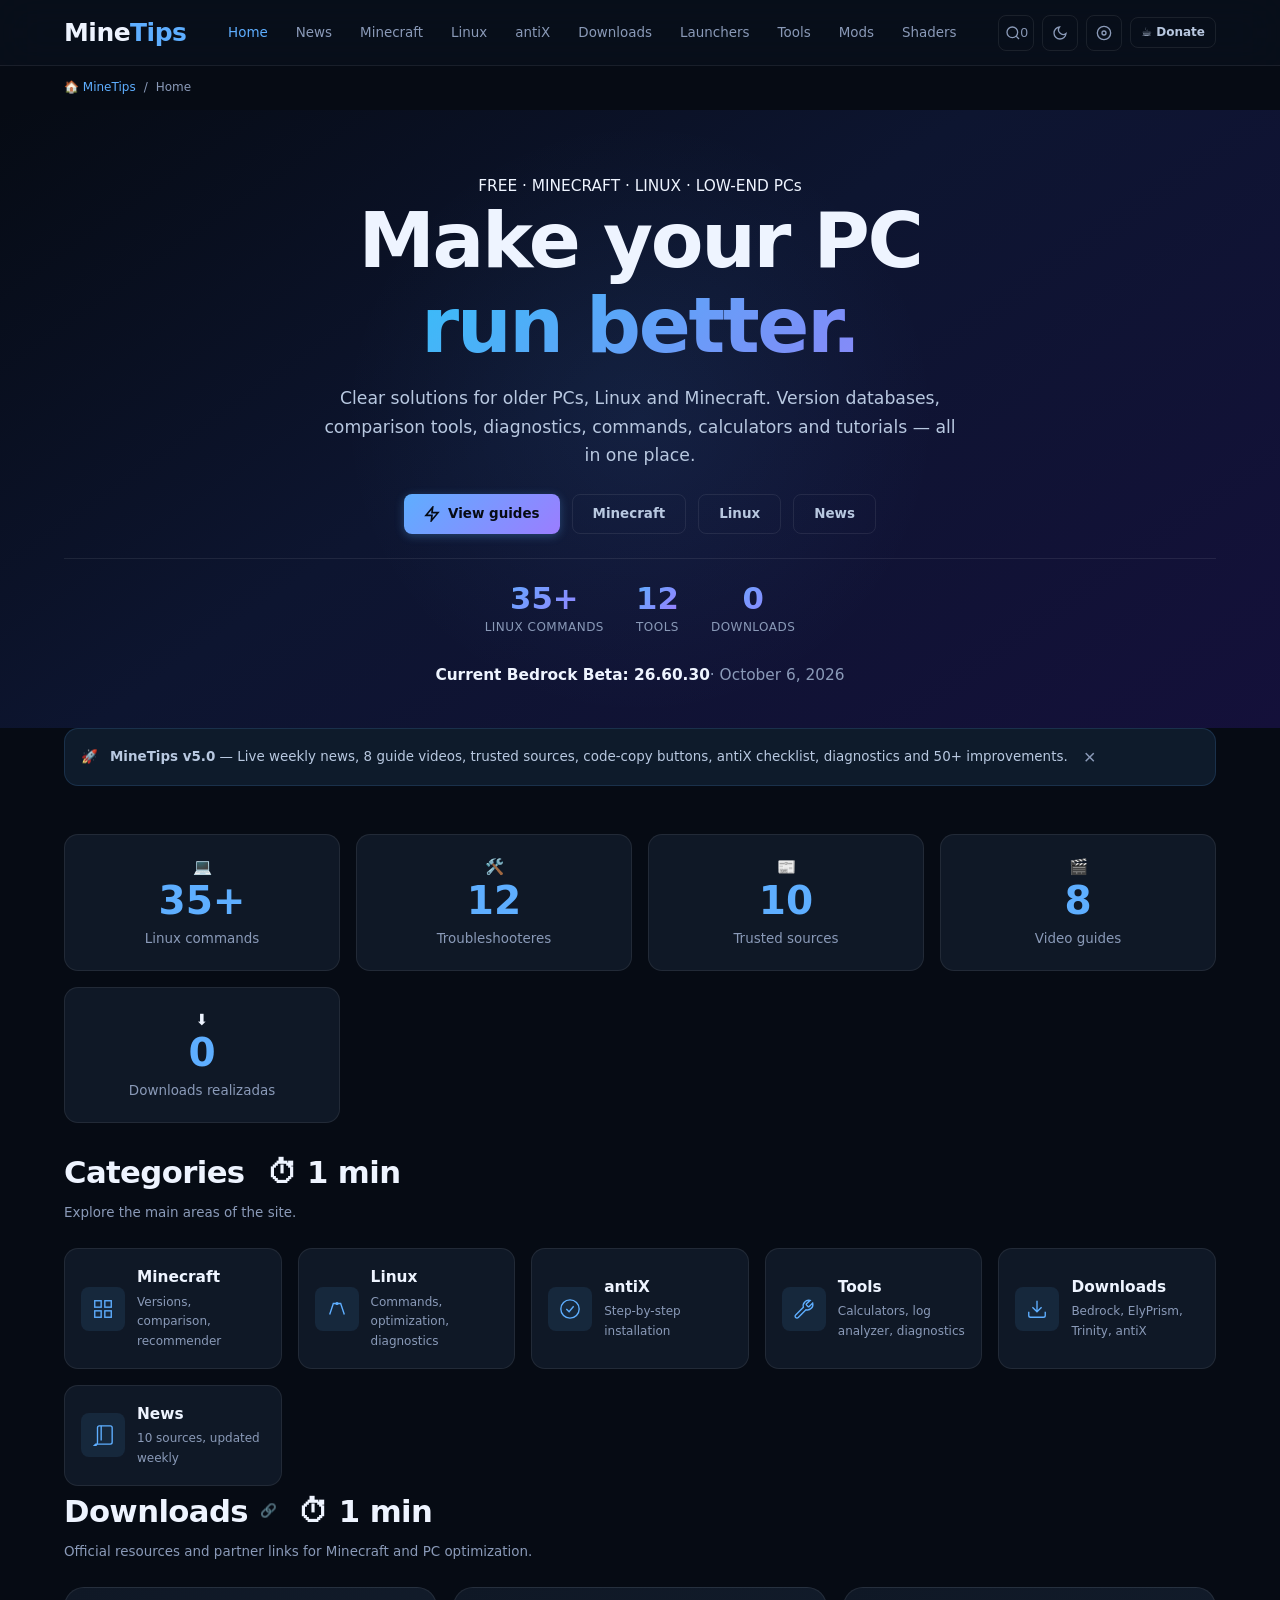
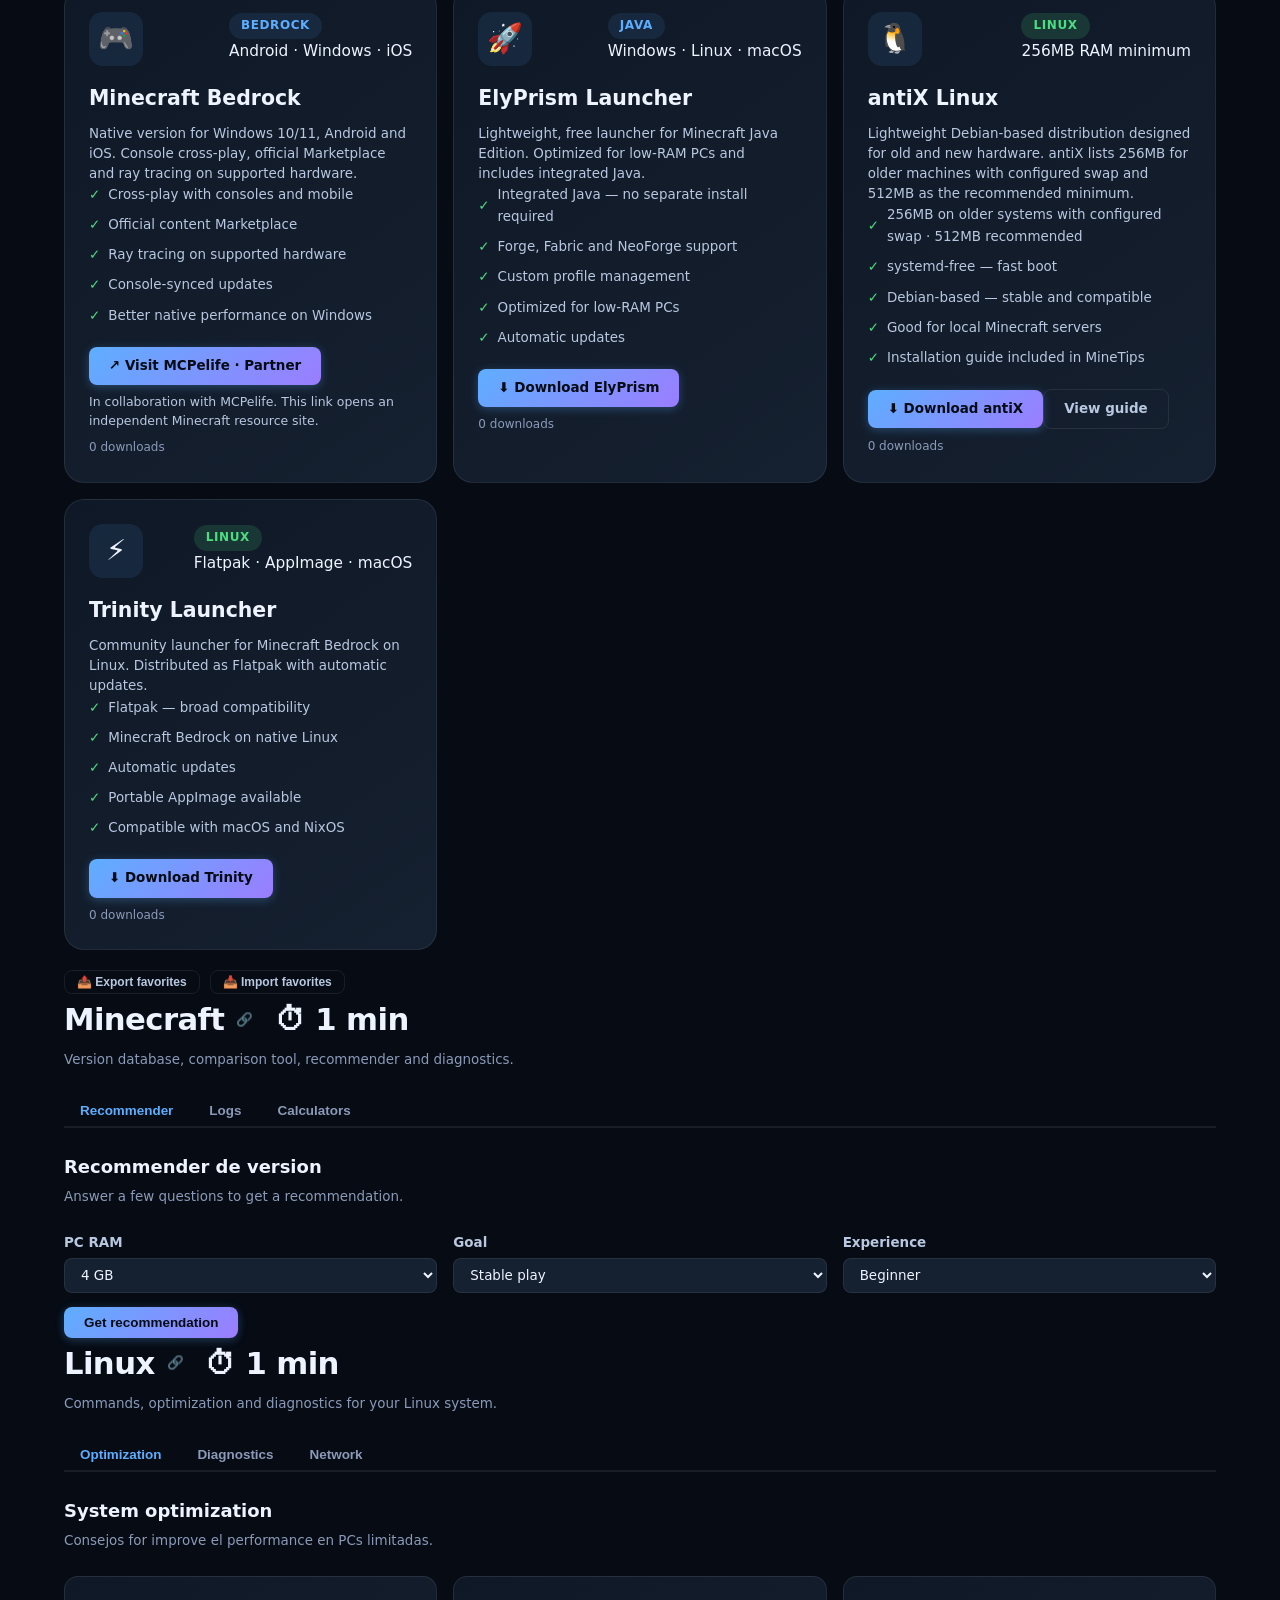
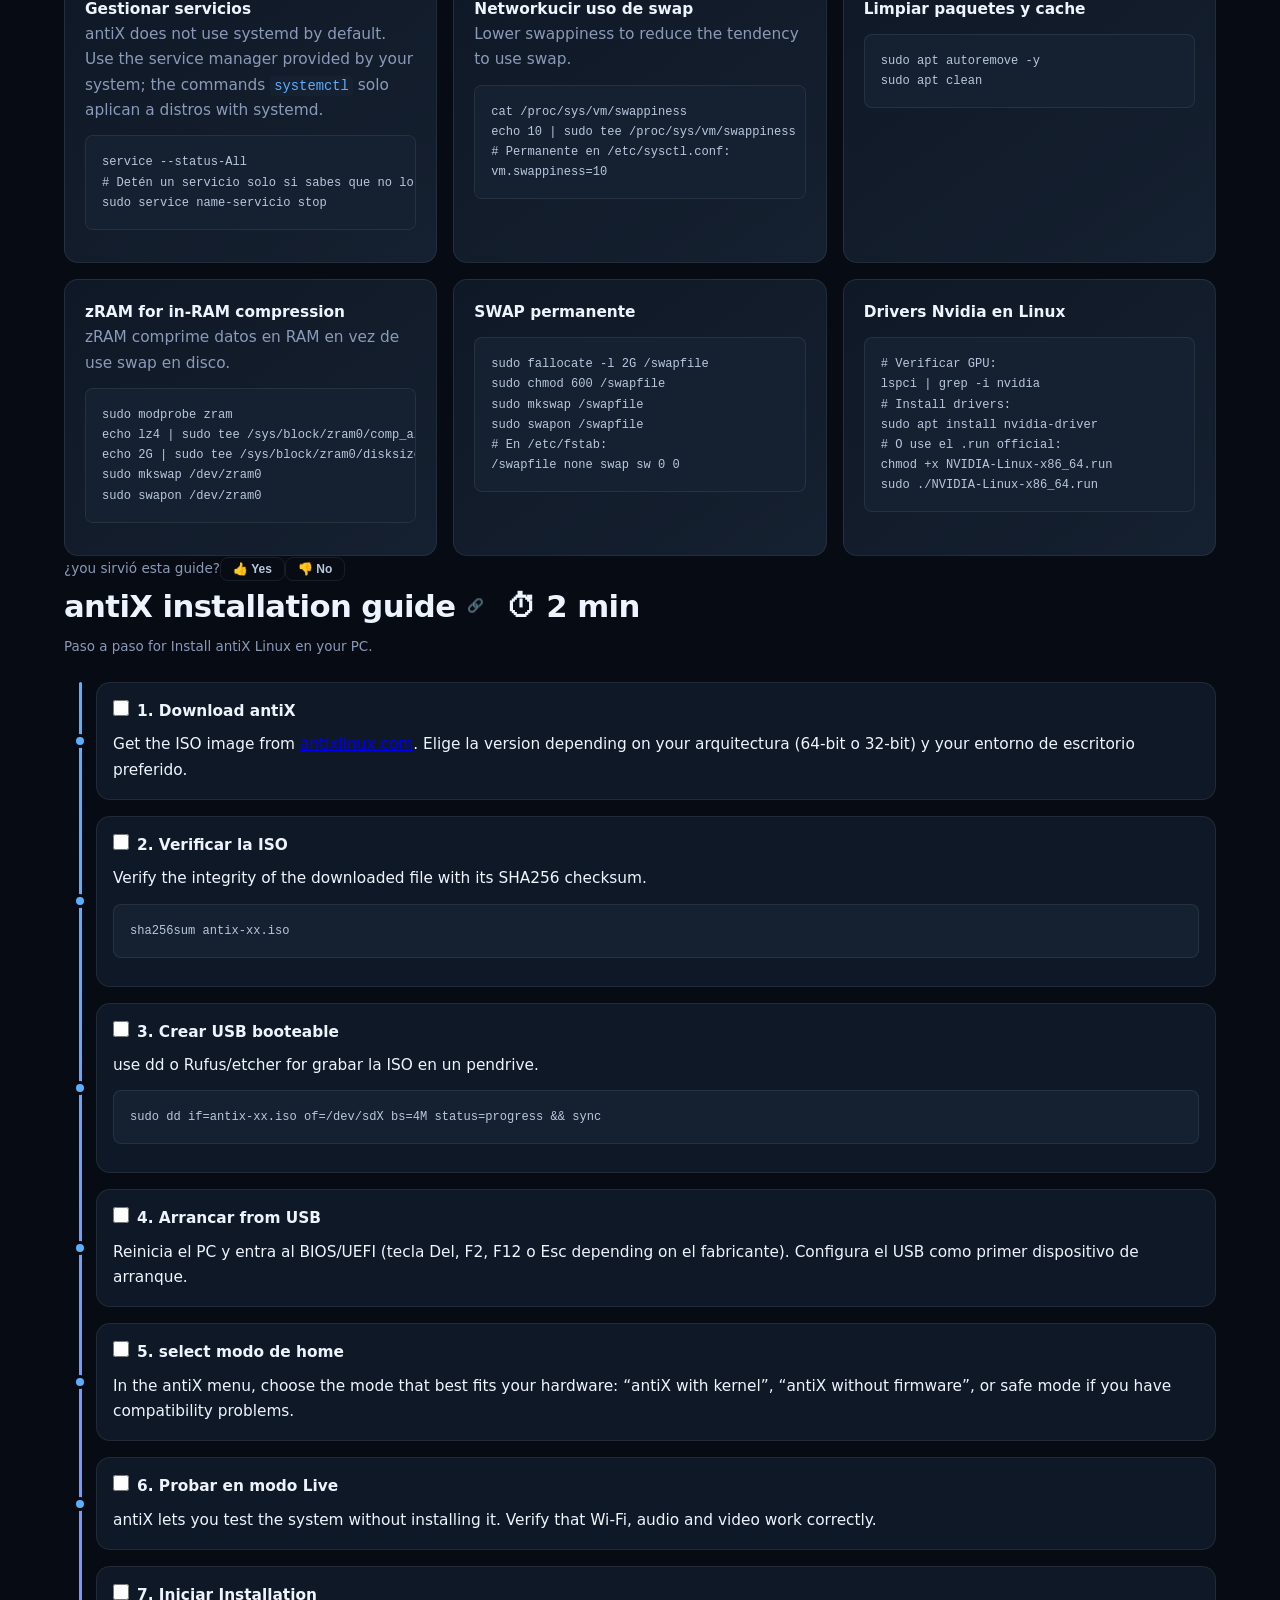
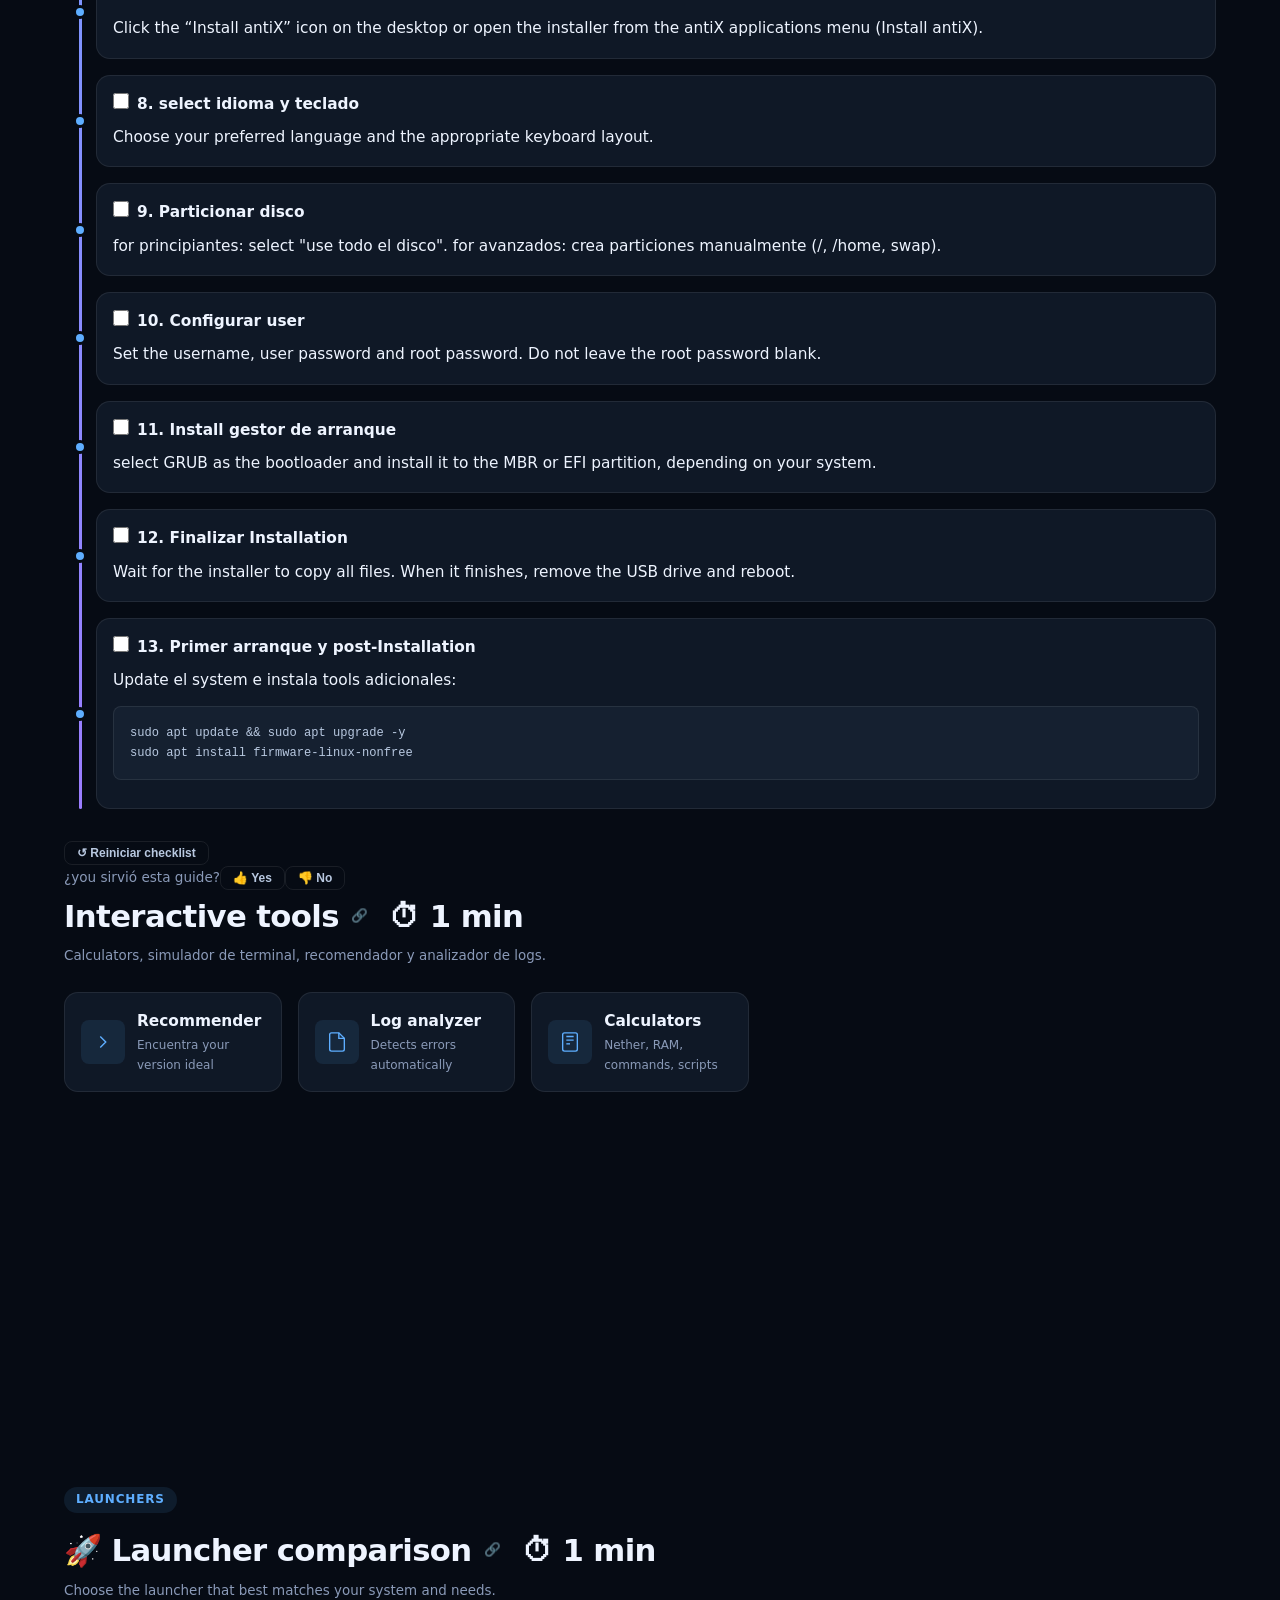
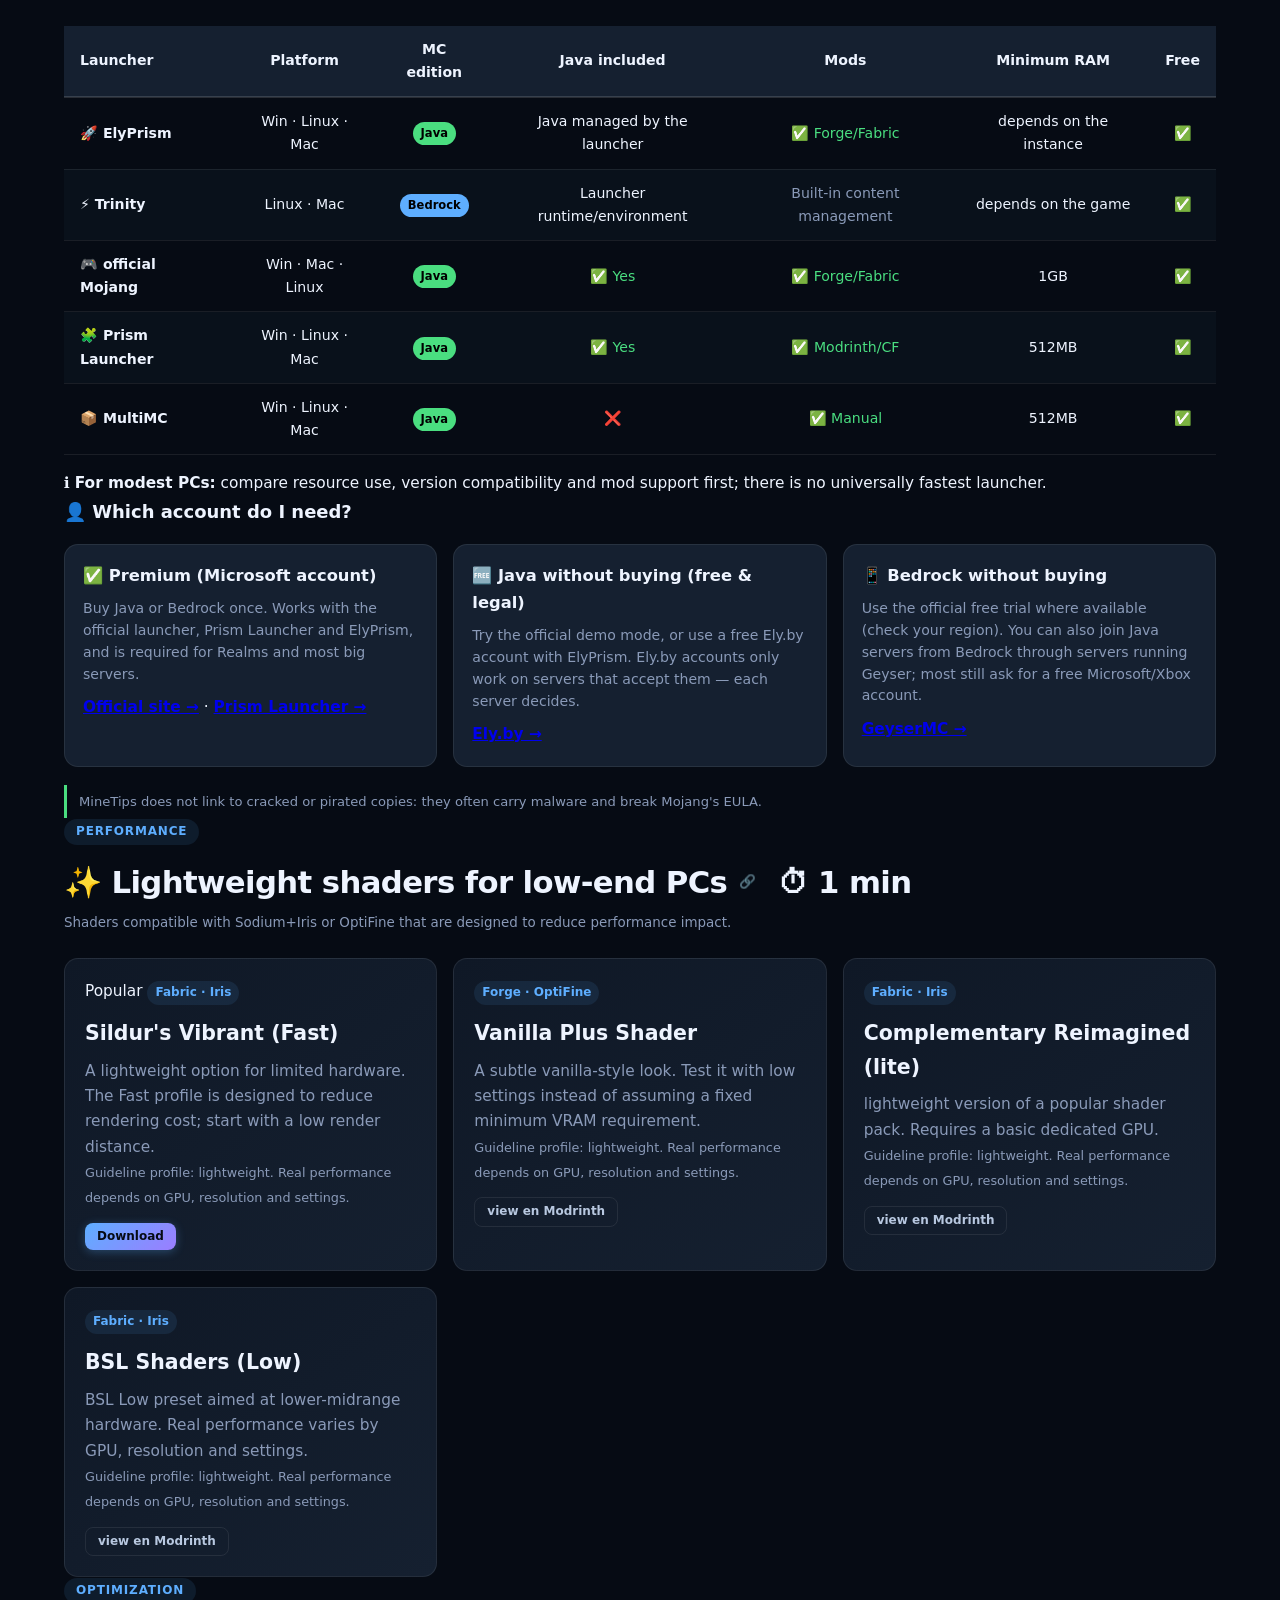
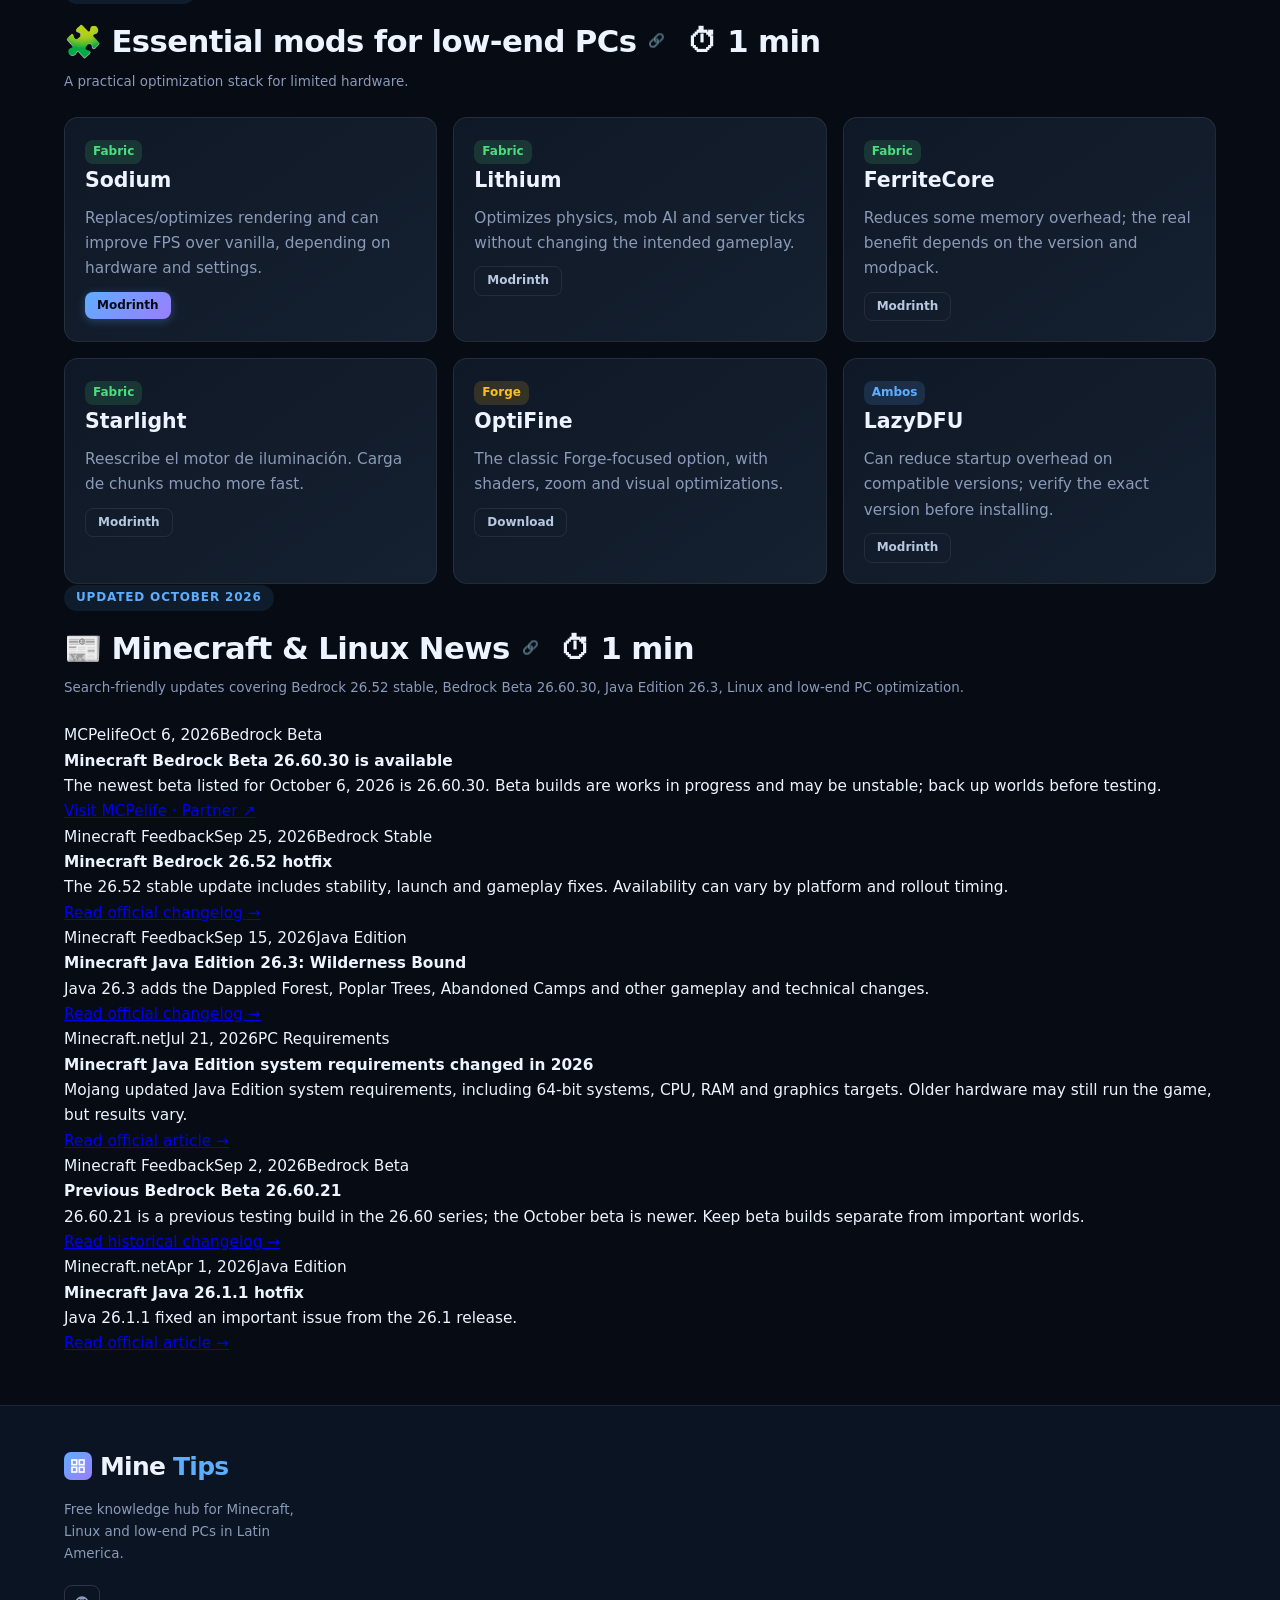
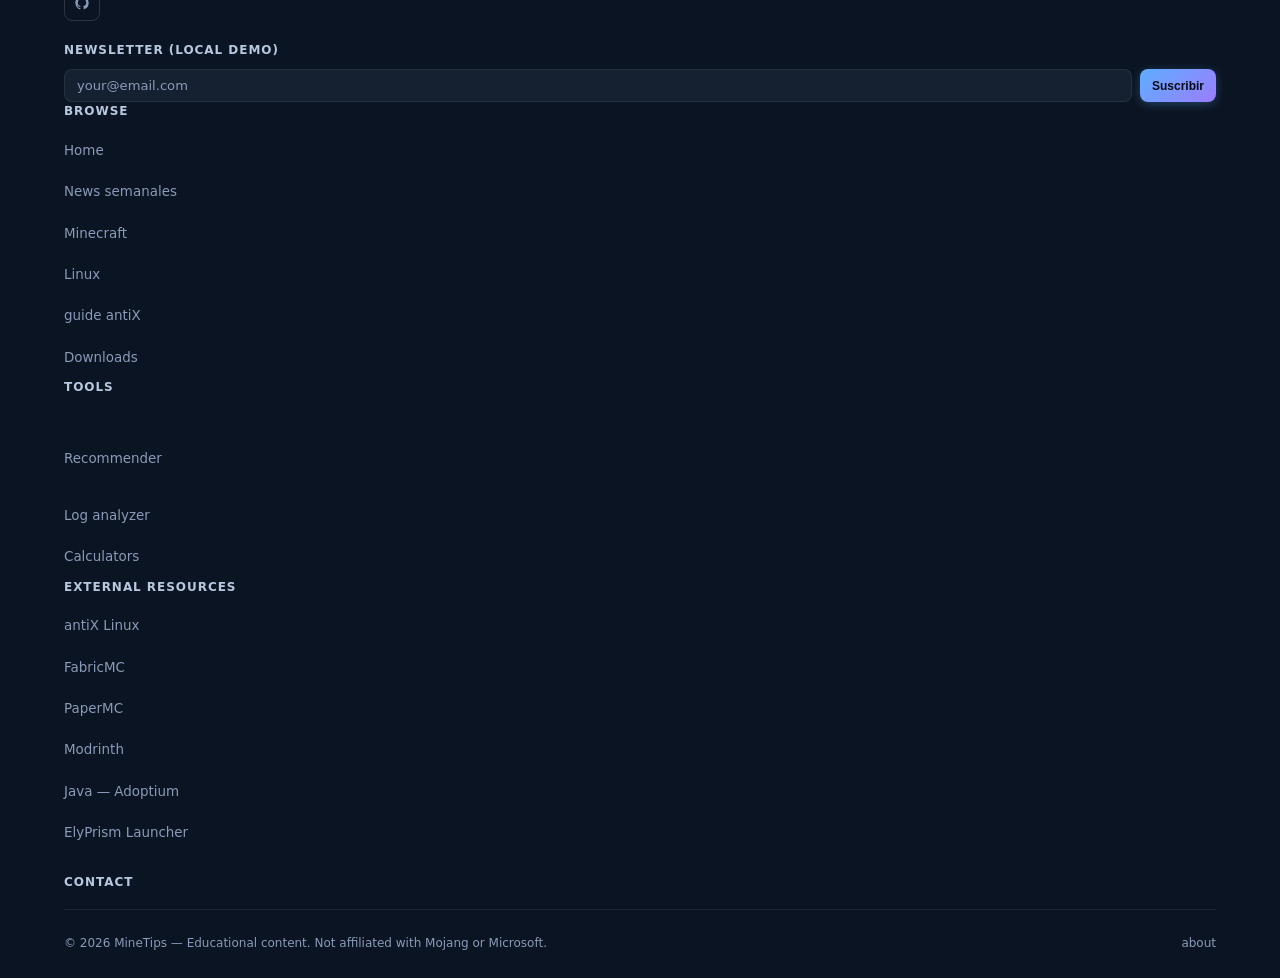
<file: index.html>
<!DOCTYPE html>

<html dir="ltr" lang="en">
<head>
<meta charset="utf-8"/>
<meta content="default-src 'self'; script-src 'self' 'unsafe-inline'; style-src 'self' 'unsafe-inline' https://fonts.bunny.net; font-src 'self' https://fonts.bunny.net; img-src 'self' https://img.youtube.com data: https:; frame-src https://www.youtube.com https://www.youtube-nocookie.com; connect-src 'self';" http-equiv="Content-Security-Policy"/>
<link href="https://mineworldhub.github.io/MineTips/" hreflang="en" rel="alternate"/>
<link href="https://mineworldhub.github.io/MineTips/" hreflang="x-default" rel="alternate"/>
<meta content="width=device-width,initial-scale=1" name="viewport"/>
<meta content="MineTips offers Minecraft version updates, Linux guides, PC troubleshooting, and performance tips for low-end computers." name="description"/>
<meta content="index, follow" name="robots"/>
<meta content="Minecraft, Linux, antiX, low-end PC, optimization, Minecraft Bedrock 26.52, Bedrock Beta 26.60.30, Java Edition 26.3, Sodium, OptiFine, Forge, Fabric, MCPelife" name="keywords"/>
<link href="https://mineworldhub.github.io/MineTips/" rel="canonical"/>
<meta content="EC" name="geo.region"/>
<meta content="EC" name="geo.country"/>
<meta content="Ecuador" name="geo.placename"/>
<meta content="website" property="og:type"/>
<meta content="MineTips — Minecraft, Linux &amp; Low-End PC Guides" property="og:title"/>
<meta content="Clear solutions for older PCs, Linux and Minecraft. Versions, comparison tools, diagnostics, commands and tutorials." property="og:description"/>
<meta content="https://mineworldhub.github.io/MineTips/" property="og:url"/>
<meta content="MineTips" property="og:site_name"/>
<meta content="en-US" property="og:locale"/>
<meta content="summary" name="twitter:card"/>
<meta content="MineTips — Minecraft, Linux &amp; Low-End PC Guides" name="twitter:title"/>
<meta content="Clear solutions for older PCs, Linux, and Minecraft." name="twitter:description"/>
<meta content="#62d6ff" name="theme-color"/><link href="data:image/svg+xml,%3Csvg xmlns='http://www.w3.org/2000/svg' viewBox='0 0 32 32'%3E%3Crect width='32' height='32' rx='7' fill='%230d1b2a'/%3E%3Cpath d='M7 24V9l9 9 9-9v15' fill='none' stroke='%2362d6ff' stroke-width='3.5' stroke-linejoin='round' stroke-linecap='round'/%3E%3C/svg%3E" rel="icon"/>
<link href="https://fonts.bunny.net" rel="preconnect"/>
<link href="https://fonts.bunny.net/css?family=inter:400,600,700,800&amp;display=swap" rel="stylesheet"/>
<title>MineTips — Minecraft, Linux &amp; Low-End PC Guides</title>
<meta content="KDDS20b6VD2KYoxlyqNzAEEpJ0k8PPq6NI9rYPlybIA" name="google-site-verification"/>
<script type="application/ld+json">
{"@context":"https://schema.org","@type":"WebSite","name":"MineTips","url":"https://mineworldhub.github.io/MineTips/","description":"Knowledge hub for Minecraft, Linux and low-end PCs","inLanguage":"en"}
</script>
<script type="application/ld+json">
{"@context":"https://schema.org","@type":"Organization","name":"MineTips","url":"https://mineworldhub.github.io/MineTips/","sameAs":[]}
</script>
<script type="application/ld+json">
{"@context":"https://schema.org","@type":"BreadcrumbList","itemListElement":[{"@type":"ListItem","position":1,"name":"Home","item":"https://mineworldhub.github.io/MineTips/"},{"@type":"ListItem","position":2,"name":"Minecraft","item":"https://mineworldhub.github.io/MineTips/#minecraft"},{"@type":"ListItem","position":3,"name":"Linux","item":"https://mineworldhub.github.io/MineTips/#linux"}]}
</script>
<script type="application/ld+json">
{"@context":"https://schema.org","@type":"WebApplication","name":"MineTips","applicationCategory":"Utility","operatingSystem":"Any","offers":{"@type":"Offer","price":"0","priceCurrency":"USD"},"featureList":"MC VERSIONS, Compare, Recommender, Log analyzer, Linux commands, antiX guide"}
</script>
<script type="application/ld+json">{"@context":"https://schema.org","@type":"FAQPage","mainEntity":[{"@type":"Question","name":"How do I install antiX Linux?","acceptedAnswer":{"@type":"Answer","text":"Download the ISO from antixlinux.com, create a bootable USB drive, boot from it, test the live environment, and launch the installer from the desktop."}},{"@type":"Question","name":"What Minecraft version is best for a low-RAM PC?","acceptedAnswer":{"@type":"Answer","text":"For a PC with 2 GB of RAM or less, older versions such as 1.8.9 or 1.12.2 may be easier to run. Use the recommender for a suggestion based on your hardware."}},{"@type":"Question","name":"How do I download Minecraft Bedrock?","acceptedAnswer":{"@type":"Answer","text":"For official purchasing options, visit Minecraft.net. For Android release listings and APK options, you can also visit MCPelife through our partner link; check the version and device compatibility before installing."}},{"@type":"Question","name":"What is ElyPrism Launcher?","acceptedAnswer":{"@type":"Answer","text":"ElyPrism Launcher is a lightweight launcher for Minecraft Java Edition. Visit elyprismlauncher.github.io/download/ for its downloads."}},{"@type":"Question","name":"What is Trinity Launcher?","acceptedAnswer":{"@type":"Answer","text":"Trinity Launcher is a community launcher for Minecraft Bedrock on Linux, distributed as a Flatpak. Check its official releases and documentation for current installation instructions."}},{"@type":"Question","name":"OptiFine or Sodium?","acceptedAnswer":{"@type":"Answer","text":"OptiFine works with Forge and supports shaders. Sodium is a lightweight renderer for Fabric and can improve performance, depending on the hardware and settings."}},{"@type":"Question","name":"How do I set up swap or zRAM on Linux?","acceptedAnswer":{"@type":"Answer","text":"Create a swap partition or file and enable it with mkswap and swapon, or use zRAM for compressed swap in RAM: load it with sudo modprobe zram, set echo lz4 | sudo tee /sys/block/zram0/comp_algorithm, then echo 2G | sudo tee /sys/block/zram0/disksize, and finish with sudo mkswap /dev/zram0 and sudo swapon -p 100 /dev/zram0."}}]}</script>
<style> :root { --fs-xs: 0.75rem; --fs-sm: 0.84rem; --fs-base: 0.96rem; --fs-md: 1.08rem; --fs-lg: 1.28rem; --fs-xl: 1.56rem; --fs-2xl: 1.92rem; --fs-3xl: 2.44rem; --fs-4xl: 3.12rem; --fs-hero: clamp(2.6rem, 6vw, 4.8rem); --sp-1: 4px; --sp-2: 8px; --sp-3: 12px; --sp-4: 16px; --sp-5: 20px; --sp-6: 24px; --sp-8: 32px; --sp-10: 40px; --sp-12: 48px; --sp-16: 64px; --sp-20: 80px; --radius-xs: 4px; --radius-sm: 8px; --radius-md: 14px; --radius-lg: 20px; --radius-xl: 28px; --radius-full: 9999px; --transition-fast: 0.15s ease; --transition: 0.22s ease; --transition-slow: 0.5s ease; --transition-bounce: 0.4s cubic-bezier(0.34, 1.56, 0.64, 1); --shadow-sm: 0 2px 8px rgba(0,0,0,0.18); --shadow-md: 0 4px 16px rgba(0,0,0,0.22); --shadow-lg: 0 12px 40px rgba(0,0,0,0.32); --shadow-xl: 0 24px 64px rgba(0,0,0,0.40); --shadow-glow: 0 0 24px rgba(var(--accent-rgb), 0.35); --bg: #060b14; --bg2: #0b1422; --card: #0f1826; --card2: #152030; --card-hover: #1a2840; --text: #eef4ff; --muted: #8a9ab8; --accent: #5eaeff; --accent2: #9b7dff; --ok: #4ade80; --warn: #fbbf24; --danger: #f87171; --border: rgba(255,255,255,0.08); --border2: rgba(255,255,255,0.14); --radius: 14px; --shadow: 0 8px 32px rgba(0,0,0,.35); --font: 'Inter', -apple-system, BlinkMacSystemFont, 'Segoe UI', sans-serif; --bg-secondary: #0b1422; --surface: #152030; --border-glow: rgba(94,174,255,0.25); --fg: #eef4ff; --fg-secondary: #b8c8e0; --accent-rgb: 94,174,255; --accent-hover: #9b7dff; --accent-dim: rgba(94,174,255,0.1); --ok-rgb: 74,222,128; --warn-rgb: 251,191,36; --danger-rgb: 248,113,113; --gradient-hero: linear-gradient(145deg, #060b14 0%, #0d1530 45%, #14103a 100%); --gradient-card: linear-gradient(145deg, #0f1826 0%, #152030 100%); --gradient-accent: linear-gradient(135deg, #5eaeff 0%, #9b7dff 100%); --gradient-accent-vivid: linear-gradient(135deg, #38bdf8 0%, #818cf8 50%, #c084fc 100%); --glass: blur(20px) saturate(1.4); --glass-bg: rgba(10,16,28,0.78); --glass-border: rgba(255,255,255,0.07); --hero-orb1: rgba(94,174,255,0.12); --hero-orb2: rgba(155,125,255,0.08); } [data-theme="light"] { --bg: #f0f4fc; --bg2: #e4eaf6; --card: #ffffff; --card2: #f5f8ff; --card-hover: #eef2ff; --text: #0f172a; --muted: #64748b; --accent: #2563eb; --accent2: #7c3aed; --ok: #16a34a; --warn: #d97706; --danger: #dc2626; --border: rgba(0,0,0,0.09); --border2: rgba(0,0,0,0.14); --shadow: 0 4px 20px rgba(0,0,0,.08); --bg-secondary: #e4eaf6; --surface: #f5f8ff; --border-glow: rgba(37,99,235,0.2); --fg: #0f172a; --fg-secondary: #334155; --accent-rgb: 37,99,235; --accent-hover: #7c3aed; --accent-dim: rgba(37,99,235,0.08); --ok-rgb: 22,163,74; --warn-rgb: 217,119,6; --danger-rgb: 220,38,38; --gradient-hero: linear-gradient(145deg, #f0f4fc 0%, #dce8ff 50%, #ede9ff 100%); --gradient-card: linear-gradient(145deg, #fff 0%, #f5f8ff 100%); --gradient-accent: linear-gradient(135deg, #2563eb 0%, #7c3aed 100%); --gradient-accent-vivid: linear-gradient(135deg, #0ea5e9 0%, #4f46e5 50%, #a855f7 100%); --glass: blur(20px) saturate(1.8); --glass-bg: rgba(255,255,255,0.82); --glass-border: rgba(0,0,0,0.07); --hero-orb1: rgba(37,99,235,0.1); --hero-orb2: rgba(124,58,237,0.07); } [data-theme="matrix"] { --bg: #050905; --bg2: #080e08; --card: #0a110a; --card2: #0f180f; --card-hover: #152015; --text: #00ff41; --muted: #00aa2a; --accent: #00ff41; --accent2: #00cc33; --ok: #00ff41; --warn: #aaff00; --danger: #ff3333; --border: rgba(0,255,65,0.1); --border2: rgba(0,255,65,0.18); --shadow: 0 8px 32px rgba(0,0,0,.6); --bg-secondary: #080e08; --surface: #0f180f; --border-glow: rgba(0,255,65,0.25); --fg: #00ff41; --fg-secondary: #00cc33; --accent-rgb: 0,255,65; --accent-hover: #00cc33; --accent-dim: rgba(0,255,65,0.08); --ok-rgb: 0,255,65; --warn-rgb: 170,255,0; --danger-rgb: 255,51,51; --gradient-hero: linear-gradient(145deg, #020802 0%, #051505 50%, #020802 100%); --gradient-card: linear-gradient(145deg, #0a1a0a 0%, #071207 100%); --gradient-accent: linear-gradient(135deg, #00ff41 0%, #00cc33 100%); --gradient-accent-vivid: linear-gradient(135deg, #00ff41 0%, #00cc33 100%); --glass: blur(12px); --glass-bg: rgba(5,15,5,0.88); --glass-border: rgba(0,255,65,0.12); --hero-orb1: rgba(0,255,65,0.08); --hero-orb2: rgba(0,200,50,0.05); } [data-theme="minecraft"] { --bg: #1e1209; --bg2: #2a1c10; --card: #3a2a18; --card2: #4c3825; --card-hover: #5c4732; --text: #f0ddb8; --muted: #a88a60; --accent: #5dba3f; --accent2: #8b5e3c; --ok: #5dba3f; --warn: #d4a017; --danger: #c43a31; --border: rgba(255,200,100,0.12); --border2: rgba(255,200,100,0.2); --shadow: 0 6px 24px rgba(0,0,0,.5); --bg-secondary: #2a1c10; --surface: #4c3825; --border-glow: rgba(93,186,63,0.3); --fg: #f0ddb8; --fg-secondary: #d0b888; --accent-rgb: 93,186,63; --accent-hover: #8b5e3c; --accent-dim: rgba(93,186,63,0.12); --ok-rgb: 93,186,63; --warn-rgb: 212,160,48; --danger-rgb: 196,58,49; --gradient-hero: linear-gradient(145deg, #1a0e06 0%, #2c1e0e 50%, #1a0e06 100%); --gradient-card: linear-gradient(145deg, #4a3820 0%, #3a2a14 100%); --gradient-accent: linear-gradient(135deg, #5b8731 0%, #7ba741 100%); --gradient-accent-vivid: linear-gradient(135deg, #6dc94a 0%, #4a9a2e 100%); --glass: blur(8px); --glass-bg: rgba(42,28,16,0.88); --glass-border: rgba(93,186,63,0.15); --hero-orb1: rgba(93,186,63,0.1); --hero-orb2: rgba(212,160,48,0.07); } [data-theme="cyberpunk"] { --bg: #080018; --bg2: #10002e; --card: #160040; --card2: #1e0050; --card-hover: #280068; --text: #ff2a6d; --muted: #b8d4ff; --accent: #05d9e8; --accent2: #ff2a6d; --ok: #01ff89; --warn: #f5d300; --danger: #ff2a6d; --border: rgba(255,255,255,0.08); --border2: rgba(255,255,255,0.14); --shadow: 0 8px 32px rgba(8,0,24,.7); --bg-secondary: #10002e; --surface: #1e0050; --border-glow: rgba(5,217,232,0.3); --fg: #e0f0ff; --fg-secondary: #b8d4ff; --accent-rgb: 5,217,232; --accent-hover: #ff2a6d; --accent-dim: rgba(5,217,232,0.1); --ok-rgb: 1,255,137; --warn-rgb: 245,211,0; --danger-rgb: 255,42,109; --gradient-hero: linear-gradient(145deg, #06000e 0%, #12002a 50%, #06000e 100%); --gradient-card: linear-gradient(145deg, #1a0045 0%, #140035 100%); --gradient-accent: linear-gradient(135deg, #05d9e8 0%, #ff2a6d 100%); --gradient-accent-vivid: linear-gradient(135deg, #00f5ff 0%, #9d00ff 50%, #ff0055 100%); --glass: blur(14px); --glass-bg: rgba(20,0,50,0.82); --glass-border: rgba(5,217,232,0.14); --hero-orb1: rgba(5,217,232,0.1); --hero-orb2: rgba(255,42,109,0.08); } [data-theme="dark"] { --bg: #060b14; --bg2: #0b1422; --card: #0f1826; --card2: #152030; --card-hover: #1a2840; --text: #eef4ff; --muted: #8a9ab8; --accent: #5eaeff; --accent2: #9b7dff; --ok: #4ade80; --warn: #fbbf24; --danger: #f87171; --border: rgba(255,255,255,0.08); --border2: rgba(255,255,255,0.14); --radius: 14px; --shadow: 0 8px 32px rgba(0,0,0,.35); --font: 'Inter', -apple-system, BlinkMacSystemFont, 'Segoe UI', sans-serif; --transition: 0.22s ease; --bg-secondary: #0b1422; --surface: #152030; --border-glow: rgba(94,174,255,0.25); --fg: #eef4ff; --fg-secondary: #b8c8e0; --accent-rgb: 94,174,255; --accent-hover: #9b7dff; --accent-dim: rgba(94,174,255,0.1); --ok-rgb: 74,222,128; --warn-rgb: 251,191,36; --danger-rgb: 248,113,113; --gradient-hero: linear-gradient(145deg, #060b14 0%, #0d1530 45%, #14103a 100%); --gradient-card: linear-gradient(145deg, #0f1826 0%, #152030 100%); --gradient-accent: linear-gradient(135deg, #5eaeff 0%, #9b7dff 100%); --gradient-accent-vivid: linear-gradient(135deg, #38bdf8 0%, #818cf8 50%, #c084fc 100%); --glass: blur(20px) saturate(1.4); --glass-bg: rgba(10,16,28,0.78); --glass-border: rgba(255,255,255,0.07); --hero-orb1: rgba(94,174,255,0.12); --hero-orb2: rgba(155,125,255,0.08); } body.focus-mode .navbar, body.focus-mode .footer, body.focus-mode .ad-container, body.focus-mode .breadcrumb, body.focus-mode #themes, body.focus-mode #changelog, body.focus-mode #feedback, body.focus-mode #wishlist, body.focus-mode .share-anchor, body.focus-mode .pill, body.focus-mode .update-banner { display: none !important; } body.focus-mode main { max-width: 780px; margin: 0 auto; } body.focus-mode .card { border-color: transparent; box-shadow: none; } *, *::before, *::after { box-sizing: border-box; margin: 0; padding: 0; } html { scroll-behavior: smooth; -webkit-text-size-adjust: 100%; scrollbar-width: thin; scrollbar-color: var(--accent) var(--surface); } body { font-family: 'Inter', 'Segoe UI', system-ui, -apple-system, sans-serif; font-size: var(--fs-base); line-height: 1.65; color: var(--fg); background: var(--bg); min-height: 100vh; overflow-x: hidden; -webkit-font-smoothing: antialiased; -moz-osx-font-smoothing: grayscale; transition: background var(--transition-slow), color var(--transition-slow); } ::-webkit-scrollbar { width: 8px; height: 8px; } ::-webkit-scrollbar-track { background: var(--surface); } ::-webkit-scrollbar-thumb { background: var(--border); border-radius: var(--radius-full); } ::-webkit-scrollbar-thumb:hover { background: var(--accent); } ::selection { background: rgba(var(--accent-rgb), 0.3); color: var(--fg); } @keyframes fadeIn { from { opacity: 0; } to { opacity: 1; } } @keyframes fadeInUp { from { opacity: 0; transform: translateY(24px); } to { opacity: 1; transform: translateY(0); } } @keyframes fadeInDown { from { opacity: 0; transform: translateY(-20px); } to { opacity: 1; transform: translateY(0); } } @keyframes fadeInLeft { from { opacity: 0; transform: translateX(-24px); } to { opacity: 1; transform: translateX(0); } } @keyframes fadeInRight { from { opacity: 0; transform: translateX(24px); } to { opacity: 1; transform: translateX(0); } } @keyframes slideUp { from { transform: translateY(100%); opacity: 0; } to { transform: translateY(0); opacity: 1; } } @keyframes slideDown { from { transform: translateY(-100%); opacity: 0; } to { transform: translateY(0); opacity: 1; } } @keyframes scaleIn { from { transform: scale(0.92); opacity: 0; } to { transform: scale(1); opacity: 1; } } @keyframes pulse { 0%, 100% { opacity: 1; } 50% { opacity: 0.6; } } @keyframes glow { 0%, 100% { box-shadow: 0 0 5px rgba(var(--accent-rgb), 0.2); } 50% { box-shadow: 0 0 20px rgba(var(--accent-rgb), 0.5); } } @keyframes float { 0%, 100% { transform: translateY(0); } 50% { transform: translateY(-8px); } } @keyframes shake { 0%, 100% { transform: translateX(0); } 10%, 30%, 50%, 70%, 90% { transform: translateX(-3px); } 20%, 40%, 60%, 80% { transform: translateX(3px); } } @keyframes spin { to { transform: rotate(360deg); } } @keyframes shimmer { 0% { background-position: -200% 0; } 100% { background-position: 200% 0; } } @keyframes gradientShift { 0% { background-position: 0% 50%; } 50% { background-position: 100% 50%; } 100% { background-position: 0% 50%; } } @keyframes typing { from { width: 0; } to { width: 100%; } } @keyframes blink { 50% { border-color: transparent; } } @keyframes ripple { to { transform: scale(4); opacity: 0; } } @keyframes countUp { from { opacity: 0; transform: translateY(10px); } to { opacity: 1; transform: translateY(0); } } @keyframes particleFloat { 0% { transform: translateY(0) rotate(0deg); opacity: 0; } 10% { opacity: 0.6; } 90% { opacity: 0.1; } 100% { transform: translateY(-100vh) rotate(720deg); opacity: 0; } } @keyframes borderGlow { 0%, 100% { border-color: var(--border); } 50% { border-color: var(--accent); } } @keyframes heroTextReveal { 0% { clip-path: inset(0 100% 0 0); } 100% { clip-path: inset(0 0 0 0); } } @keyframes staggerIn { from { opacity: 0; transform: translateY(16px) scale(0.96); } to { opacity: 1; transform: translateY(0) scale(1); } } @media (prefers-reduced-motion: reduce) { *, *::before, *::after { animation-duration: 0.01ms !important; animation-iteration-count: 1 !important; transition-duration: 0.01ms !important; } html { scroll-behavior: auto; } } .wrap { max-width: 1200px; margin: 0 auto; padding: 0 var(--sp-6); } .muted { color: var(--muted); } .sr-only { position: absolute; width: 1px; height: 1px; padding: 0; margin: -1px; overflow: hidden; clip: rect(0,0,0,0); white-space: nowrap; border: 0; } .text-center { text-align: center; } .flex-center { display: flex; align-items: center; justify-content: center; } .gap-2 { gap: var(--sp-2); } .gap-3 { gap: var(--sp-3); } .gap-4 { gap: var(--sp-4); } .skip-link { position: absolute; top: -100%; left: var(--sp-4); padding: var(--sp-2) var(--sp-4); background: var(--accent); color: var(--bg); border-radius: var(--radius-sm); font-weight: 600; z-index: 9999; transition: top var(--transition-fast); } .skip-link:focus { top: var(--sp-2); } .reading-bar { position: fixed; top: 0; left: 0; height: 3px; width: 0%; background: var(--gradient-accent); z-index: 10000; transition: width 0.1s linear; box-shadow: 0 0 8px rgba(var(--accent-rgb), 0.5); } .offline-indicator { position: fixed; top: 0; left: 0; right: 0; padding: var(--sp-2) var(--sp-4); background: var(--danger); color: #fff; font-size: var(--fs-sm); font-weight: 600; text-align: center; z-index: 9998; transform: translateY(-100%); transition: transform var(--transition); } .offline-indicator.show { transform: translateY(0); } .cookie-banner { position: fixed; bottom: 0; left: 0; right: 0; padding: var(--sp-4) var(--sp-6); background: var(--glass-bg); backdrop-filter: var(--glass); -webkit-backdrop-filter: var(--glass); border-top: 1px solid var(--glass-border); z-index: 9990; animation: slideUp 0.5s ease-out; display: flex; align-items: center; justify-content: space-between; gap: var(--sp-4); flex-wrap: wrap; } .cookie-banner p { font-size: var(--fs-sm); color: var(--fg-secondary); flex: 1; min-width: 240px; } .cookie-banner .cookie-btns { display: flex; gap: var(--sp-2); } .particle-canvas { position: fixed; top: 0; left: 0; width: 100%; height: 100%; pointer-events: none; z-index: 0; opacity: 0.4; } .navbar { position: sticky; top: 0; z-index: 1000; background: var(--glass-bg); backdrop-filter: var(--glass); -webkit-backdrop-filter: var(--glass); border-bottom: 1px solid var(--glass-border); padding: var(--sp-3) 0; transition: background var(--transition), box-shadow var(--transition); } .navbar.scrolled { box-shadow: var(--shadow-lg); } .navbar .wrap { display: flex; align-items: center; justify-content: space-between; gap: var(--sp-4); } .nav-logo { font-size: var(--fs-xl); font-weight: 800; color: var(--fg); text-decoration: none; letter-spacing: -0.02em; transition: color var(--transition-fast); } .nav-logo span { color: var(--accent); } .nav-logo:hover { color: var(--accent-hover); } .nav-links { display: flex; gap: var(--sp-1); align-items: center; } .nav-links a { padding: var(--sp-2) var(--sp-3); color: var(--muted); text-decoration: none; font-size: var(--fs-sm); font-weight: 500; border-radius: var(--radius-sm); transition: color var(--transition-fast), background var(--transition-fast); } .nav-links a:hover, .nav-links a:focus-visible { color: var(--fg); background: var(--accent-dim); } .nav-links a.active { color: var(--accent); } .nav-actions { display: flex; align-items: center; gap: var(--sp-2); } .btn-icon { display: inline-flex; align-items: center; justify-content: center; width: 36px; height: 36px; border: 1px solid var(--border); border-radius: var(--radius-sm); background: transparent; color: var(--muted); cursor: pointer; transition: all var(--transition-fast); position: relative; overflow: hidden; } .btn-icon:hover, .btn-icon:focus-visible { color: var(--accent); border-color: var(--accent); background: var(--accent-dim); } .btn-icon::after { content: ''; position: absolute; inset: 0; background: rgba(var(--accent-rgb), 0.2); border-radius: 50%; transform: scale(0); opacity: 0; } .btn-icon:active::after { animation: ripple 0.6s ease-out; } .nav-hamburger { display: none; } .lang-switch { display: flex; border: 1px solid var(--border); border-radius: var(--radius-sm); overflow: hidden; } .lang-btn { padding: var(--sp-1) var(--sp-2); background: transparent; color: var(--muted); font-size: var(--fs-xs); font-weight: 700; border: none; cursor: pointer; transition: all var(--transition-fast); } .lang-btn.active { background: var(--accent); color: var(--bg); } .mobile-overlay { position: fixed; inset: 0; background: rgba(0,0,0,0.5); backdrop-filter: blur(4px); z-index: 998; opacity: 0; pointer-events: none; transition: opacity var(--transition); } .mobile-overlay.open { opacity: 1; pointer-events: auto; } .hero { padding: var(--sp-16) var(--sp-6) var(--sp-10); text-align: center; position: relative; overflow: hidden; } .hero::before { content: ''; position: absolute; inset: 0; background: var(--gradient-hero); z-index: -1; } .hero::after { content: ''; position: absolute; top: 50%; left: 50%; width: 600px; height: 600px; background: radial-gradient(circle, rgba(var(--accent-rgb), 0.08) 0%, transparent 70%); transform: translate(-50%, -50%); z-index: -1; pointer-events: none; } .hero .pill { display: inline-block; padding: var(--sp-1) var(--sp-4); background: var(--accent-dim); color: var(--accent); border: 1px solid rgba(var(--accent-rgb), 0.2); border-radius: var(--radius-full); font-size: var(--fs-xs); font-weight: 700; letter-spacing: 0.08em; margin-bottom: var(--sp-4); animation: fadeInDown 0.6s ease-out; } .hero h1 { font-size: var(--fs-hero); font-weight: 900; line-height: 1.1; color: var(--fg); margin-bottom: var(--sp-4); letter-spacing: -0.03em; animation: fadeInUp 0.8s ease-out; } .hero h1 .typed-text { display: inline; border-right: 3px solid var(--accent); animation: blink 0.8s step-end infinite; } .hero h1 .typed-text.done { border-right: none; } .hero p { font-size: var(--fs-md); color: var(--fg-secondary); max-width: 640px; margin: 0 auto var(--sp-6); animation: fadeInUp 1s ease-out; } .hero-btns { display: flex; gap: var(--sp-3); justify-content: center; flex-wrap: wrap; animation: fadeInUp 1.2s ease-out; } .btn { display: inline-flex; align-items: center; gap: var(--sp-2); padding: var(--sp-2) var(--sp-5); border-radius: var(--radius-sm); font-size: var(--fs-sm); font-weight: 600; text-decoration: none; cursor: pointer; border: 1px solid transparent; transition: all var(--transition-fast); position: relative; overflow: hidden; } .btn::before { content: ''; position: absolute; inset: 0; background: rgba(255,255,255,0.1); transform: scaleX(0); transform-origin: left; transition: transform var(--transition-fast); } .btn:hover::before { transform: scaleX(1); } .btn-primary { background: var(--gradient-accent); color: var(--bg); border: none; box-shadow: 0 2px 10px rgba(var(--accent-rgb), 0.3); } .btn-primary:hover { box-shadow: 0 4px 20px rgba(var(--accent-rgb), 0.4); transform: translateY(-1px); } .btn-primary:active { transform: translateY(0); } .btn-secondary { background: transparent; color: var(--fg-secondary); border-color: var(--border); } .btn-secondary:hover { border-color: var(--accent); color: var(--accent); background: var(--accent-dim); } .btn-sm { padding: var(--sp-1) var(--sp-3); font-size: var(--fs-xs); } .btn:focus-visible { outline: 2px solid var(--accent); outline-offset: 2px; } .update-banner { display: flex; align-items: center; gap: var(--sp-3); padding: var(--sp-3) var(--sp-4); background: var(--accent-dim); border: 1px solid rgba(var(--accent-rgb), 0.15); border-radius: var(--radius-md); font-size: var(--fs-sm); color: var(--fg-secondary); margin-bottom: var(--sp-6); animation: fadeIn 0.5s ease-out; } .ub-close { background: none; border: none; color: var(--muted); cursor: pointer; font-size: var(--fs-lg); padding: var(--sp-1); transition: color var(--transition-fast); } .ub-close:hover { color: var(--danger); } .ad-container { padding: var(--sp-4); text-align: center; background: var(--surface); border: 1px dashed var(--border); border-radius: var(--radius-md); margin: var(--sp-6) 0; color: var(--muted); font-size: var(--fs-sm); } .stats-bar { display: grid; grid-template-columns: repeat(4, 1fr); gap: var(--sp-4); padding: var(--sp-6) 0; } .stat-card { text-align: center; padding: var(--sp-5) var(--sp-4); background: var(--card); border: 1px solid var(--border); border-radius: var(--radius-md); transition: all var(--transition); position: relative; overflow: hidden; } .stat-card::before { content: ''; position: absolute; top: 0; left: 0; right: 0; height: 3px; background: var(--gradient-accent); transform: scaleX(0); transition: transform var(--transition); } .stat-card:hover::before { transform: scaleX(1); } .stat-card:hover { transform: translateY(-4px); box-shadow: var(--shadow-lg); border-color: var(--border-glow); } .stat-num { font-size: var(--fs-3xl); font-weight: 900; color: var(--accent); line-height: 1; margin-bottom: var(--sp-2); } .stat-label { font-size: var(--fs-sm); color: var(--muted); font-weight: 500; } .section-head { margin-bottom: var(--sp-6); } .section-head h2 { font-size: var(--fs-2xl); font-weight: 800; color: var(--fg); letter-spacing: -0.02em; display: flex; align-items: center; gap: var(--sp-3); } .section-head .muted { font-size: var(--fs-sm); margin-top: var(--sp-1); } .share-anchor { cursor: pointer; font-size: var(--fs-sm); opacity: 0.6; transition: opacity var(--transition-fast); } .share-anchor:hover { opacity: 1; } .version-grid, .download-grid { display: grid; grid-template-columns: repeat(auto-fill, minmax(280px, 1fr)); gap: var(--sp-4); } .card { padding: var(--sp-5); background: var(--gradient-card); border: 1px solid var(--border); border-radius: var(--radius-md); position: relative; overflow: hidden; transition: all var(--transition); } .card::after { content: ''; position: absolute; inset: 0; background: linear-gradient(135deg, rgba(var(--accent-rgb), 0.03) 0%, transparent 60%); opacity: 0; transition: opacity var(--transition); pointer-events: none; } .card:hover { border-color: var(--border-glow); transform: translateY(-3px); box-shadow: var(--shadow-lg); } .card:hover::after { opacity: 1; } .card h3 { font-size: var(--fs-lg); font-weight: 700; color: var(--fg); margin-bottom: var(--sp-2); } .card .tag { display: inline-block; padding: 2px var(--sp-2); background: var(--accent-dim); color: var(--accent); border-radius: var(--radius-full); font-size: var(--fs-xs); font-weight: 600; margin-bottom: var(--sp-3); } .version-card .v-header { display: flex; justify-content: space-between; align-items: flex-start; gap: var(--sp-3); margin-bottom: var(--sp-2); } .version-card .v-meta { display: flex; flex-wrap: wrap; gap: var(--sp-1); margin-top: var(--sp-3); } .version-card .v-bugs { font-size: var(--fs-xs); color: var(--warn); margin-top: var(--sp-2); } .version-card .v-link { display: inline-block; margin-top: var(--sp-3); color: var(--accent); font-size: var(--fs-sm); text-decoration: none; transition: color var(--transition-fast); } .version-card .v-link:hover { color: var(--accent-hover); } .version-card.list-view { display: flex; align-items: center; gap: var(--sp-4); padding: var(--sp-3) var(--sp-5); } .pill { display: inline-block; padding: 2px var(--sp-2); background: var(--accent-dim); color: var(--accent); border-radius: var(--radius-full); font-size: var(--fs-xs); font-weight: 600; } .badge { display: inline-block; padding: 2px var(--sp-2); border-radius: var(--radius-sm); font-size: var(--fs-xs); font-weight: 700; } .badge-release { background: rgba(var(--ok-rgb), 0.15); color: var(--ok); } .badge-snapshot { background: rgba(var(--warn-rgb), 0.15); color: var(--warn); } .badge-prerelease { background: rgba(var(--accent-rgb), 0.15); color: var(--accent); } .badge-rc { background: rgba(var(--accent-rgb), 0.1); color: var(--accent); } .badge-opt { background: rgba(var(--ok-rgb), 0.15); color: var(--ok); } .badge-heavy { background: rgba(var(--warn-rgb), 0.15); color: var(--warn); } .badge-unstable { background: rgba(var(--danger-rgb), 0.15); color: var(--danger); } .cat-grid { display: grid; grid-template-columns: repeat(auto-fill, minmax(180px, 1fr)); gap: var(--sp-4); } .cat-card { display: flex; align-items: center; gap: var(--sp-3); padding: var(--sp-4); background: var(--card); border: 1px solid var(--border); border-radius: var(--radius-md); color: var(--fg); text-decoration: none; transition: all var(--transition); position: relative; overflow: hidden; } .cat-card::before { content: ''; position: absolute; inset: 0; background: linear-gradient(135deg, rgba(var(--accent-rgb), 0.05), transparent); opacity: 0; transition: opacity var(--transition); } .cat-card:hover { border-color: var(--accent); transform: translateY(-2px); box-shadow: var(--shadow-md); } .cat-card:hover::before { opacity: 1; } .cat-icon { display: flex; align-items: center; justify-content: center; width: 44px; height: 44px; background: var(--accent-dim); border-radius: var(--radius-sm); flex-shrink: 0; } .cat-card h3 { font-size: var(--fs-base); font-weight: 700; margin-bottom: 2px; } .cat-card p { font-size: var(--fs-xs); color: var(--muted); } .download-card { padding: var(--sp-6); background: var(--gradient-card); border: 1px solid var(--border); border-radius: var(--radius-lg); transition: all var(--transition); position: relative; overflow: hidden; } .download-card::before { content: ''; position: absolute; top: 0; left: 0; right: 0; height: 4px; background: var(--gradient-accent); opacity: 0; transition: opacity var(--transition); } .download-card:hover { border-color: var(--accent); box-shadow: var(--shadow-lg), 0 0 30px rgba(var(--accent-rgb), 0.1); } .download-card:hover::before { opacity: 1; } .download-card h3 { font-size: var(--fs-lg); font-weight: 700; margin: var(--sp-2) 0 var(--sp-2); } .download-card p { font-size: var(--fs-sm); color: var(--fg-secondary); line-height: 1.5; } .dl-btns { margin-top: var(--sp-4); } .dl-count { font-size: var(--fs-xs); color: var(--muted); margin-top: var(--sp-2); } .tabs { display: flex; gap: var(--sp-1); border-bottom: 2px solid var(--border); margin-bottom: var(--sp-6); overflow-x: auto; -webkit-overflow-scrolling: touch; } .tab-btn { padding: var(--sp-2) var(--sp-4); background: transparent; color: var(--muted); font-size: var(--fs-sm); font-weight: 600; border: none; cursor: pointer; border-bottom: 2px solid transparent; margin-bottom: -2px; white-space: nowrap; transition: all var(--transition-fast); } .tab-btn:hover { color: var(--fg-secondary); } .tab-btn.active { color: var(--accent); border-bottom-color: var(--accent); } .tab-panel { display: none; animation: fadeIn 0.3s ease; } .tab-panel.active { display: block; } .input { padding: var(--sp-2) var(--sp-3); background: var(--surface); border: 1px solid var(--border); border-radius: var(--radius-sm); color: var(--fg); font-size: var(--fs-sm); font-family: inherit; transition: all var(--transition-fast); width: 100%; } .input:focus { outline: none; border-color: var(--accent); box-shadow: 0 0 0 3px rgba(var(--accent-rgb), 0.15); } .input::placeholder { color: var(--muted); } select.input { cursor: pointer; } textarea.input { resize: vertical; min-height: 80px; } .fav-btn { cursor: pointer; background: none; border: none; color: var(--muted); font-size: 1.1rem; transition: color var(--transition), transform var(--transition-bounce); padding: 2px; } .fav-btn:hover { transform: scale(1.2); } .fav-btn.is-fav { color: var(--warn); animation: countUp 0.3s ease; } .version-filters { display: flex; gap: var(--sp-2); flex-wrap: wrap; margin-bottom: var(--sp-3); } .version-filters .input { max-width: 200px; } .compare-grid { display: grid; grid-template-columns: 1fr auto 1fr; gap: var(--sp-4); align-items: start; } .compare-col { background: var(--card); border: 1px solid var(--border); border-radius: var(--radius-md); padding: var(--sp-5); } .compare-col h3 { font-size: var(--fs-lg); margin-bottom: var(--sp-3); } .compare-vs { display: flex; align-items: center; justify-content: center; font-size: var(--fs-xl); font-weight: 900; color: var(--accent); } .compare-table { width: 100%; border-collapse: collapse; font-size: var(--fs-sm); } .compare-table th, .compare-table td { padding: var(--sp-2) var(--sp-3); text-align: left; border-bottom: 1px solid var(--border); } .compare-table th { color: var(--muted); font-weight: 600; } .recommender-form { display: grid; grid-template-columns: repeat(3, 1fr); gap: var(--sp-4); } .recommender-form label { display: block; font-size: var(--fs-sm); font-weight: 600; color: var(--fg-secondary); margin-bottom: var(--sp-1); } .recommender-result { margin-top: var(--sp-4); padding: var(--sp-5); background: var(--accent-dim); border: 1px solid rgba(var(--accent-rgb), 0.2); border-radius: var(--radius-md); animation: fadeInUp 0.4s ease; } .recommender-result h3 { color: var(--accent); } .ts-tree { margin-top: var(--sp-4); } .ts-tree:empty { display: none; } .ts-question { font-size: var(--fs-md); font-weight: 600; color: var(--fg); margin: var(--sp-3) 0 var(--sp-2); } .ts-answer { padding: var(--sp-4); background: rgba(var(--ok-rgb), 0.08); border: 1px solid rgba(var(--ok-rgb), 0.2); border-radius: var(--radius-md); margin-top: var(--sp-3); animation: fadeInUp 0.4s ease; } .ts-feedback { display: flex; gap: var(--sp-2); margin-top: var(--sp-3); } .ts-feedback button { background: none; border: 1px solid var(--border); border-radius: var(--radius-sm); padding: var(--sp-1) var(--sp-3); cursor: pointer; font-size: var(--fs-lg); transition: all var(--transition-fast); } .ts-feedback button:hover { border-color: var(--accent); background: var(--accent-dim); } .log-analyzer { display: flex; flex-direction: column; gap: var(--sp-3); } .log-analyzer textarea { width: 100%; padding: var(--sp-3); background: var(--surface); border: 1px solid var(--border); border-radius: var(--radius-sm); color: var(--fg); font-family: 'JetBrains Mono', 'Fira Code', monospace; font-size: var(--fs-xs); line-height: 1.5; resize: vertical; outline: none; transition: border-color var(--transition-fast); } .log-analyzer textarea:focus { border-color: var(--accent); } .log-results, .log-history { margin-top: var(--sp-4); } .log-results:empty, .log-history:empty { display: none; } .log-drop-zone { padding: var(--sp-8); text-align: center; border: 2px dashed var(--border); border-radius: var(--radius-lg); cursor: pointer; transition: all var(--transition); color: var(--muted); } .log-drop-zone:hover, .log-drop-zone.dragover { border-color: var(--accent); background: var(--accent-dim); color: var(--accent); } .severity-thermo { display: none; align-items: center; gap: var(--sp-3); margin: var(--sp-4) 0; } .thermo-bar { flex: 1; height: 10px; background: var(--surface); border-radius: var(--radius-full); overflow: hidden; } .thermo-label { font-size: var(--fs-sm); font-weight: 700; color: var(--fg-secondary); min-width: 3.5em; text-align: right; font-variant-numeric: tabular-nums; } .thermo-fill { height: 100%; background: linear-gradient(90deg, var(--ok), var(--warn), var(--danger)); border-radius: var(--radius-full); transition: width 0.5s ease; } .log-result-item { padding: var(--sp-3) var(--sp-4); border-bottom: 1px solid var(--border); margin-bottom: var(--sp-2); } .log-severity { display: inline-block; padding: 1px var(--sp-2); border-radius: var(--radius-sm); font-size: var(--fs-xs); font-weight: 700; margin-right: var(--sp-2); } .severity-high { background: rgba(var(--danger-rgb), 0.2); color: var(--danger); } .severity-medium { background: rgba(var(--warn-rgb), 0.2); color: var(--warn); } .severity-low { background: rgba(var(--ok-rgb), 0.2); color: var(--ok); } .log-history-item { padding: var(--sp-2) var(--sp-3); background: var(--surface); border: 1px solid var(--border); border-radius: var(--radius-sm); margin: var(--sp-1) 0; cursor: pointer; font-size: var(--fs-xs); transition: all var(--transition-fast); } .log-history-item:hover { border-color: var(--accent); background: var(--accent-dim); } .calc-grid { display: grid; grid-template-columns: repeat(auto-fill, minmax(260px, 1fr)); gap: var(--sp-4); } .calc-card { padding: var(--sp-5); background: var(--card); border: 1px solid var(--border); border-radius: var(--radius-md); } .calc-card h3, .calc-card h4 { font-size: var(--fs-md); font-weight: 700; margin-bottom: var(--sp-3); } .calc-result { margin-top: var(--sp-3); padding: var(--sp-3); background: var(--surface); border: 1px solid var(--border); border-radius: var(--radius-sm); font-size: var(--fs-sm); color: var(--fg-secondary); line-height: 1.6; overflow-x: auto; } .calc-result:empty { display: none; } .calc-result strong { color: var(--accent); } .calc-card label { display: block; font-size: var(--fs-sm); color: var(--muted); margin-bottom: var(--sp-1); } .calc-card .input { margin-bottom: var(--sp-3); } .cmd-grid { display: grid; grid-template-columns: repeat(auto-fill, minmax(220px, 1fr)); gap: var(--sp-3); } .cmd-card { padding: var(--sp-4); background: var(--card); border: 1px solid var(--border); border-radius: var(--radius-md); transition: all var(--transition); } .cmd-card:hover { border-color: var(--border-glow); transform: translateY(-2px); } .cmd-card h4 { font-size: var(--fs-base); font-weight: 700; color: var(--accent); font-family: 'JetBrains Mono', 'Fira Code', monospace; margin-bottom: var(--sp-1); } .cmd-desc { font-size: var(--fs-sm); color: var(--fg-secondary); margin-bottom: var(--sp-2); } .cmd-syntax { font-size: var(--fs-xs); font-family: 'JetBrains Mono', 'Fira Code', monospace; color: var(--muted); padding: var(--sp-2); background: var(--surface); border-radius: var(--radius-xs); margin-top: var(--sp-2); overflow-x: auto; } .cmd-card .cmd-cat { display: inline-block; padding: 1px var(--sp-2); background: var(--accent-dim); color: var(--accent); border: 1px solid transparent; border-radius: var(--radius-sm); font-size: var(--fs-xs); font-weight: 600; margin-bottom: var(--sp-2); } .cmd-warn { padding: var(--sp-2); background: rgba(var(--danger-rgb), 0.08); border: 1px solid rgba(var(--danger-rgb), 0.2); border-radius: var(--radius-xs); color: var(--danger); font-size: var(--fs-xs); font-weight: 600; margin-top: var(--sp-2); } .cmd-output { padding: var(--sp-2); background: var(--surface); border-radius: var(--radius-xs); font-family: 'JetBrains Mono', 'Fira Code', monospace; font-size: var(--fs-xs); color: var(--ok); margin-top: var(--sp-2); } .cmd-danger { border-color: rgba(var(--danger-rgb), 0.3); } .cmd-danger:hover { border-color: var(--danger); } .steps-timeline { position: relative; padding-left: var(--sp-8); } .steps-timeline::before { content: ''; position: absolute; left: 15px; top: 0; bottom: 0; width: 3px; background: var(--gradient-accent); border-radius: var(--radius-full); } .step-item { position: relative; padding: var(--sp-4); margin-bottom: var(--sp-4); background: var(--card); border: 1px solid var(--border); border-radius: var(--radius-md); transition: all var(--transition); } .step-item::before { content: ''; position: absolute; left: calc(-1 * var(--sp-8) + 8px); top: 50%; transform: translateY(-50%); width: 14px; height: 14px; background: var(--accent); border: 3px solid var(--bg); border-radius: 50%; } .step-item:hover { border-color: var(--accent); transform: translateX(4px); } .step-item h4 { font-size: var(--fs-base); font-weight: 700; color: var(--fg); margin-bottom: var(--sp-2); } .step-item pre { margin-top: var(--sp-2); } .faq-item { padding: var(--sp-4); background: var(--card); border: 1px solid var(--border); border-radius: var(--radius-md); margin-bottom: var(--sp-3); cursor: pointer; transition: all var(--transition-fast); } .faq-item:hover { border-color: var(--border-glow); } .faq-item .faq-question { font-size: var(--fs-base); font-weight: 700; color: var(--fg); display: flex; justify-content: space-between; align-items: center; gap: var(--sp-3); } .faq-item .faq-arrow { font-size: var(--fs-sm); color: var(--muted); transition: transform var(--transition-fast); } .faq-item.open .faq-arrow { transform: rotate(90deg); } .faq-item .faq-answer { font-size: var(--fs-sm); color: var(--fg-secondary); padding-top: var(--sp-3); display: none; animation: fadeInUp 0.3s ease; } .faq-item.open .faq-answer { display: block; } .changelog-section { position: relative; padding-left: var(--sp-8); } .changelog-section::before { content: ''; position: absolute; left: 11px; top: 0; bottom: 0; width: 3px; background: var(--border); border-radius: var(--radius-full); } .changelog-entry { display: flex; align-items: flex-start; gap: var(--sp-3); margin-bottom: var(--sp-4); position: relative; } .changelog-entry::before { content: ''; position: absolute; left: calc(-1 * var(--sp-8) + 4px); top: 6px; width: 14px; height: 14px; background: var(--accent); border: 3px solid var(--bg); border-radius: 50%; } .cl-date { font-size: var(--fs-xs); font-weight: 700; color: var(--accent); white-space: nowrap; } .cl-text { font-size: var(--fs-sm); color: var(--fg-secondary); line-height: 1.5; } .feedback-form { max-width: 600px; } .feedback-form textarea { width: 100%; padding: var(--sp-3); background: var(--surface); border: 1px solid var(--border); border-radius: var(--radius-md); color: var(--fg); font-family: inherit; font-size: var(--fs-sm); resize: vertical; min-height: 100px; transition: border-color var(--transition-fast); } .feedback-form textarea:focus { outline: none; border-color: var(--accent); } .report-btn { color: var(--danger); border-color: rgba(var(--danger-rgb), 0.3); } .report-btn:hover { border-color: var(--danger); background: rgba(var(--danger-rgb), 0.08); } .theme-selector { display: flex; gap: var(--sp-3); flex-wrap: wrap; } .theme-swatch { width: 48px; height: 48px; border-radius: var(--radius-md); border: 2px solid var(--border); cursor: pointer; transition: all var(--transition-bounce); position: relative; } .theme-swatch:hover { transform: scale(1.1); } .theme-swatch.active { border-color: var(--accent); box-shadow: 0 0 0 3px rgba(var(--accent-rgb), 0.3); } .theme-swatch[data-t="dark"] { background: linear-gradient(135deg, #0b0e14, #1a2136); } .theme-swatch[data-t="light"] { background: linear-gradient(135deg, #f5f7fa, #e0e8ff); } .theme-swatch[data-t="matrix"] { background: linear-gradient(135deg, #020a02, #0a200a); } .theme-swatch[data-t="minecraft"] { background: linear-gradient(135deg, #2c1e0e, #5a4428); } .theme-swatch[data-t="cyberpunk"] { background: linear-gradient(135deg, #0a0014, #200035); } .mojang-status { display: flex; align-items: center; gap: var(--sp-2); padding: var(--sp-2) var(--sp-4); background: var(--glass-bg); backdrop-filter: var(--glass); border: 1px solid var(--glass-border); border-radius: var(--radius-full); font-size: var(--fs-sm); display: inline-flex; } .status-dot { width: 8px; height: 8px; border-radius: 50%; flex-shrink: 0; } .status-ok { background: var(--ok); box-shadow: 0 0 6px rgba(var(--ok-rgb), 0.5); } .status-warn { background: var(--warn); animation: pulse 2s infinite; } .cmd-overlay { position: fixed; inset: 0; background: rgba(0,0,0,0.6); backdrop-filter: blur(8px); z-index: 5000; display: flex; align-items: flex-start; justify-content: center; padding-top: 15vh; opacity: 0; pointer-events: none; transition: opacity var(--transition); } .cmd-overlay.open { opacity: 1; pointer-events: auto; } .cmd-dialog { width: 90%; max-width: 520px; background: var(--card); border: 1px solid var(--border); border-radius: var(--radius-lg); box-shadow: var(--shadow-lg); overflow: hidden; transform: scale(0.95) translateY(-10px); transition: transform var(--transition-bounce); } .cmd-overlay.open .cmd-dialog { transform: scale(1) translateY(0); } .cmd-icon { position: absolute; left: var(--sp-3); top: 50%; transform: translateY(-50%); color: var(--muted); } .cmd-input { width: 100%; padding: var(--sp-4) var(--sp-4) var(--sp-4) var(--sp-10); background: transparent; border: none; border-bottom: 1px solid var(--border); color: var(--fg); font-size: var(--fs-base); outline: none; } .cmd-results { max-height: 300px; overflow-y: auto; padding: var(--sp-2); } .cmd-item { padding: var(--sp-2) var(--sp-3); border-radius: var(--radius-sm); cursor: pointer; display: flex; justify-content: space-between; align-items: center; transition: background var(--transition-fast); font-size: var(--fs-sm); } .cmd-item:hover, .cmd-item:focus { background: var(--accent-dim); } .cmd-item .cmd-cat { font-size: var(--fs-xs); color: var(--muted); padding: 1px var(--sp-2); background: var(--surface); border-radius: var(--radius-sm); } .cmd-empty { padding: var(--sp-4); text-align: center; color: var(--muted); } .modal-overlay { position: fixed; inset: 0; background: rgba(0,0,0,0.6); backdrop-filter: blur(8px); z-index: 4000; display: flex; align-items: center; justify-content: center; opacity: 0; pointer-events: none; transition: opacity var(--transition); } .modal-overlay.open { opacity: 1; pointer-events: auto; } .modal-box { width: 90%; max-width: 500px; max-height: 80vh; overflow-y: auto; background: var(--card); border: 1px solid var(--border); border-radius: var(--radius-lg); padding: var(--sp-6); box-shadow: var(--shadow-lg); transform: scale(0.9); transition: transform var(--transition-bounce); } .modal-overlay.open .modal-box { transform: scale(1); } .modal-close { float: right; background: none; border: none; color: var(--muted); font-size: var(--fs-xl); cursor: pointer; transition: color var(--transition-fast); } .modal-close:hover { color: var(--danger); } .toast-container { position: fixed; bottom: var(--sp-6); right: var(--sp-6); z-index: 6000; display: flex; flex-direction: column; gap: var(--sp-2); } .toast { padding: var(--sp-3) var(--sp-5); background: var(--glass-bg); backdrop-filter: var(--glass); -webkit-backdrop-filter: var(--glass); border: 1px solid var(--glass-border); border-radius: var(--radius-md); color: var(--fg); font-size: var(--fs-sm); box-shadow: var(--shadow-lg); animation: fadeInUp 0.3s ease, fadeIn 0.3s ease; max-width: 300px; } .toast.toast-exit { animation: fadeInDown 0.3s ease reverse; } .back-top { position: fixed; bottom: var(--sp-6); right: var(--sp-6); width: 44px; height: 44px; border-radius: 50%; background: var(--accent); color: var(--bg); border: none; cursor: pointer; display: flex; align-items: center; justify-content: center; box-shadow: var(--shadow-md); opacity: 0; transform: translateY(20px); transition: all var(--transition); z-index: 900; } .back-top.visible { opacity: 1; transform: translateY(0); } .back-top:hover { transform: translateY(-3px); box-shadow: var(--shadow-lg); } .breadcrumb { padding: var(--sp-3) 0; font-size: var(--fs-xs); color: var(--muted); } .breadcrumb a { color: var(--accent); text-decoration: none; } .breadcrumb .sep { margin: 0 var(--sp-1); } pre { padding: var(--sp-4); background: var(--surface); border: 1px solid var(--border); border-radius: var(--radius-sm); overflow-x: auto; font-family: 'JetBrains Mono', 'Fira Code', monospace; font-size: var(--fs-sm); line-height: 1.5; color: var(--fg-secondary); } code { font-family: 'JetBrains Mono', 'Fira Code', monospace; font-size: 0.9em; padding: 2px var(--sp-1); background: var(--surface); border-radius: var(--radius-xs); color: var(--accent); } pre code { padding: 0; background: none; color: inherit; } .lazy-section { opacity: 0; transform: translateY(20px); transition: opacity 0.6s ease, transform 0.6s ease; } .lazy-section.visible { opacity: 1; transform: translateY(0); } .lazy-section { opacity: 1; transform: none; } .lazy-section.visible { opacity: 1; transform: none; } .newsletter-card { padding: var(--sp-8); background: var(--gradient-card); border: 1px solid var(--border); border-radius: var(--radius-lg); text-align: center; position: relative; overflow: hidden; } .newsletter-card::before { content: ''; position: absolute; top: 0; left: 0; right: 0; height: 4px; background: var(--gradient-accent); } .newsletter-card h3 { font-size: var(--fs-xl); font-weight: 800; margin-bottom: var(--sp-2); } .newsletter-card p { color: var(--muted); font-size: var(--fs-sm); margin-bottom: var(--sp-4); } .newsletter-form { display: flex; gap: var(--sp-2); max-width: 400px; margin: 0 auto; } .newsletter-form .input { flex: 1; } .benchmark-grid { display: grid; grid-template-columns: repeat(auto-fill, minmax(220px, 1fr)); gap: var(--sp-4); } .benchmark-card { padding: var(--sp-5); background: var(--card); border: 1px solid var(--border); border-radius: var(--radius-md); text-align: center; transition: all var(--transition); } .benchmark-card:hover { border-color: var(--accent); transform: translateY(-3px); } .benchmark-card .bench-label { font-size: var(--fs-sm); color: var(--muted); margin-bottom: var(--sp-2); } .benchmark-card .bench-value { font-size: var(--fs-3xl); font-weight: 900; color: var(--accent); } .benchmark-card .bench-unit { font-size: var(--fs-sm); color: var(--muted); } .benchmark-card .bench-bar { height: 6px; background: var(--surface); border-radius: var(--radius-full); margin-top: var(--sp-3); overflow: hidden; } .benchmark-card .bench-bar-fill { height: 100%; background: var(--gradient-accent); border-radius: var(--radius-full); transition: width 1s ease; } .mod-spotlight-grid { display: grid; grid-template-columns: repeat(auto-fill, minmax(260px, 1fr)); gap: var(--sp-4); } .mod-card { padding: var(--sp-5); background: var(--gradient-card); border: 1px solid var(--border); border-radius: var(--radius-md); transition: all var(--transition); position: relative; overflow: hidden; } .mod-card::before { content: ''; position: absolute; top: 0; left: 0; right: 0; height: 3px; background: var(--gradient-accent); transform: scaleX(0); transition: transform var(--transition); transform-origin: left; } .mod-card:hover::before { transform: scaleX(1); } .mod-card:hover { border-color: var(--border-glow); transform: translateY(-3px); } .mod-card .mod-badge { display: inline-block; padding: 2px var(--sp-2); border-radius: var(--radius-full); font-size: var(--fs-xs); font-weight: 600; margin-bottom: var(--sp-2); } .mod-badge-fabric { background: rgba(var(--ok-rgb), 0.15); color: var(--ok); } .mod-badge-forge { background: rgba(var(--warn-rgb), 0.15); color: var(--warn); } .mod-badge-both { background: rgba(var(--accent-rgb), 0.15); color: var(--accent); } .mod-card h3 { font-size: var(--fs-lg); font-weight: 700; margin-bottom: var(--sp-2); } .mod-card p { font-size: var(--fs-sm); color: var(--fg-secondary); } .mod-card .mod-stats { display: flex; gap: var(--sp-4); margin-top: var(--sp-3); font-size: var(--fs-xs); color: var(--muted); } .community-tips { display: grid; grid-template-columns: repeat(auto-fill, minmax(280px, 1fr)); gap: var(--sp-4); } .vote-btn { padding: 2px var(--sp-2); line-height: 1.2; background: var(--surface); border: 1px solid var(--border); } .vote-btn:hover { border-color: var(--accent); background: var(--accent-dim); } .vote-btn.voted { border-color: var(--accent); background: var(--accent-dim); color: var(--accent); } .vote-count { font-size: var(--fs-sm); font-weight: 700; color: var(--fg-secondary); min-width: 2em; text-align: center; font-variant-numeric: tabular-nums; } .community-grid { display: grid; grid-template-columns: repeat(auto-fill, minmax(280px, 1fr)); gap: var(--sp-4); } .community-card { padding: var(--sp-5); background: var(--card); border: 1px solid var(--border); border-radius: var(--radius-md); transition: all var(--transition); } .community-card:hover { border-color: var(--border-glow); } .community-card .community-author { font-size: var(--fs-xs); color: var(--accent); font-weight: 600; margin-bottom: var(--sp-2); } .community-card h4 { font-size: var(--fs-base); font-weight: 700; margin-bottom: var(--sp-2); } .community-card p { font-size: var(--fs-sm); color: var(--fg-secondary); } .community-card .community-votes { display: flex; gap: var(--sp-3); margin-top: var(--sp-3); font-size: var(--fs-xs); color: var(--muted); } .community-card .community-votes button { background: none; border: 1px solid var(--border); border-radius: var(--radius-sm); padding: 2px var(--sp-2); cursor: pointer; font-size: var(--fs-sm); transition: all var(--transition-fast); } .community-card .community-votes button:hover { border-color: var(--accent); background: var(--accent-dim); } .roadmap-timeline { position: relative; padding: var(--sp-4) 0; } .roadmap-item { display: flex; gap: var(--sp-4); margin-bottom: var(--sp-4); position: relative; } .roadmap-item::before { content: ''; position: absolute; left: 18px; top: 40px; bottom: -20px; width: 3px; background: var(--border); } .roadmap-item:last-child::before { display: none; } .roadmap-dot { width: 36px; height: 36px; border-radius: 50%; display: flex; align-items: center; justify-content: center; font-size: var(--fs-lg); flex-shrink: 0; position: relative; z-index: 1; } .roadmap-dot.done { background: rgba(var(--ok-rgb), 0.15); color: var(--ok); } .roadmap-dot.progress { background: rgba(var(--warn-rgb), 0.15); color: var(--warn); animation: pulse 2s infinite; } .roadmap-dot.planned { background: rgba(var(--accent-rgb), 0.1); color: var(--accent); } .roadmap-content { padding: var(--sp-4); background: var(--card); border: 1px solid var(--border); border-radius: var(--radius-md); flex: 1; } .roadmap-content h4 { font-size: var(--fs-base); font-weight: 700; margin-bottom: var(--sp-1); } .roadmap-content p { font-size: var(--fs-sm); color: var(--muted); } .roadmap-content .roadmap-tag { display: inline-block; padding: 1px var(--sp-2); border-radius: var(--radius-full); font-size: var(--fs-xs); font-weight: 600; margin-top: var(--sp-2); } .roadmap-tag.done { background: rgba(var(--ok-rgb), 0.15); color: var(--ok); } .roadmap-tag.progress { background: rgba(var(--warn-rgb), 0.15); color: var(--warn); } .roadmap-tag.planned { background: rgba(var(--accent-rgb), 0.1); color: var(--accent); } .kbd-panel { padding: var(--sp-5); background: var(--card); border: 1px solid var(--border); border-radius: var(--radius-md); } .kbd-panel h3 { font-size: var(--fs-lg); margin-bottom: var(--sp-4); } .kbd-grid { display: grid; grid-template-columns: repeat(auto-fill, minmax(240px, 1fr)); gap: var(--sp-3); } .kbd-item { display: flex; align-items: center; justify-content: space-between; padding: var(--sp-2) var(--sp-3); border-bottom: 1px solid var(--border); } .kbd-item:last-child { border-bottom: none; } .kbd-keys { display: flex; gap: 4px; } .kbd { display: inline-block; padding: 2px var(--sp-2); background: var(--surface); border: 1px solid var(--border); border-radius: var(--radius-xs); font-family: 'JetBrains Mono', 'Fira Code', monospace; font-size: var(--fs-xs); font-weight: 600; color: var(--fg-secondary); min-width: 22px; text-align: center; } .kbd-desc { font-size: var(--fs-sm); color: var(--muted); } .perf-widget { position: fixed; bottom: var(--sp-6); left: var(--sp-6); padding: var(--sp-3) var(--sp-4); background: var(--glass-bg); backdrop-filter: var(--glass); -webkit-backdrop-filter: var(--glass); border: 1px solid var(--glass-border); border-radius: var(--radius-md); font-size: var(--fs-xs); color: var(--muted); z-index: 800; opacity: 0; transform: translateY(10px); transition: all var(--transition); pointer-events: none; } .perf-widget.visible { opacity: 1; transform: translateY(0); pointer-events: auto; } .perf-widget .perf-row { display: flex; justify-content: space-between; gap: var(--sp-4); margin: 2px 0; } .perf-widget .perf-val { font-family: 'JetBrains Mono', 'Fira Code', monospace; color: var(--fg-secondary); } .video-placeholder { padding: var(--sp-12) var(--sp-6); background: var(--surface); border: 2px dashed var(--border); border-radius: var(--radius-lg); text-align: center; color: var(--muted); position: relative; } .video-placeholder .play-icon { width: 60px; height: 60px; background: rgba(var(--accent-rgb), 0.15); border-radius: 50%; display: flex; align-items: center; justify-content: center; margin: 0 auto var(--sp-4); font-size: var(--fs-xl); color: var(--accent); transition: all var(--transition); } .video-placeholder:hover .play-icon { background: var(--accent); color: var(--bg); transform: scale(1.1); } .footer { padding: var(--sp-10) 0 var(--sp-6); background: var(--bg-secondary); border-top: 1px solid var(--border); margin-top: var(--sp-12); } .footer-grid { display: grid; grid-template-columns: 2fr 1fr 1fr 1fr; gap: var(--sp-8); margin-bottom: var(--sp-8); } .footer-col { display: flex; flex-direction: column; gap: var(--sp-2); } .footer-col a { color: var(--muted); text-decoration: none; font-size: var(--fs-sm); transition: color var(--transition-fast); } .footer-col a:hover { color: var(--accent); } .footer-col p { color: var(--muted); line-height: 1.6; } .footer-brand { font-size: var(--fs-xl); font-weight: 800; color: var(--fg); margin-bottom: var(--sp-3); } .footer-brand span { color: var(--accent); } .footer-desc { font-size: var(--fs-sm); color: var(--muted); line-height: 1.6; } .footer h4 { font-size: var(--fs-sm); font-weight: 700; color: var(--fg-secondary); margin-bottom: var(--sp-3); text-transform: uppercase; letter-spacing: 0.06em; } .footer ul { list-style: none; } .footer ul li { margin-bottom: var(--sp-2); } .footer ul a { color: var(--muted); text-decoration: none; font-size: var(--fs-sm); transition: color var(--transition-fast); } .footer ul a:hover { color: var(--accent); } .footer-bottom { padding-top: var(--sp-4); border-top: 1px solid var(--border); display: flex; justify-content: space-between; align-items: center; flex-wrap: wrap; gap: var(--sp-3); font-size: var(--fs-xs); color: var(--muted); } .footer-bottom a { color: var(--muted); text-decoration: none; transition: color var(--transition-fast); } .footer-bottom a:hover { color: var(--accent); } @media (max-width: 900px) { .footer-grid { grid-template-columns: 1fr 1fr; } .recommender-form { grid-template-columns: 1fr; } .compare-grid { grid-template-columns: 1fr; } .compare-vs { text-align: center; padding: var(--sp-2); } } @media (max-width: 768px) { .hero { padding: var(--sp-12) var(--sp-4) var(--sp-8); } .hero h1 { font-size: var(--fs-3xl); } .stats-bar { grid-template-columns: repeat(2, 1fr); } .version-grid, .download-grid { grid-template-columns: 1fr; } .cmd-grid { grid-template-columns: 1fr; } .calc-grid { grid-template-columns: 1fr; } .cat-grid { grid-template-columns: repeat(2, 1fr); } .nav-links { display: none; } .nav-links.open { display: flex; flex-direction: column; position: fixed; top: 0; right: 0; width: 280px; height: 100vh; background: var(--card); padding: var(--sp-12) var(--sp-6) var(--sp-6); z-index: 999; gap: var(--sp-2); box-shadow: var(--shadow-lg); animation: fadeInRight 0.3s ease; } .nav-hamburger { display: inline-flex; } .benchmark-grid, .mod-spotlight-grid, .community-grid, .community-tips { grid-template-columns: 1fr; } .newsletter-form { flex-direction: column; } .kbd-grid { grid-template-columns: 1fr; } } @media (max-width: 480px) { .stats-bar { grid-template-columns: 1fr; } .cat-grid { grid-template-columns: 1fr; } .footer-grid { grid-template-columns: 1fr; } .hero h1 { font-size: var(--fs-2xl); } } @media print { .navbar, .back-top, .toast-container, .reading-bar, .offline-indicator, .cookie-banner, .particle-canvas, .perf-widget, .cmd-overlay, .modal-overlay { display: none !important; } body { background: #fff; color: #000; } .card, .download-card, .stat-card { border: 1px solid #ddd; box-shadow: none; } a { color: #0066cc; text-decoration: underline; } } .fb-down { color: var(--danger); } .fb-up { color: var(--ok); } .is-fav { color: var(--warn); border-color: var(--warn); } .wishlist-remove { cursor: pointer; background: transparent; border: 1px solid var(--border-glow, var(--border)); color: var(--muted); border-radius: var(--radius-sm); padding: 2px 8px; font-size: .78rem; transition: all .2s; } .wishlist-remove:hover { background: var(--danger); color: #fff; border-color: var(--danger); } .toast-out { animation: toastOut .3s ease forwards; } .status-ok { color: var(--ok); font-weight: 700; } .status-warn { color: var(--warn); font-weight: 700; } .badge-release { background: var(--ok); color: #000; font-size: .72rem; padding: 2px 8px; border-radius: var(--radius-full, 9999px); } .badge-snapshot { background: var(--accent); color: #000; font-size: .72rem; padding: 2px 8px; border-radius: var(--radius-full, 9999px); } .badge-prerelease { background: var(--warn); color: #000; font-size: .72rem; padding: 2px 8px; border-radius: var(--radius-full, 9999px); } .badge-rc { background: var(--accent-hover, var(--accent2)); color: #000; font-size: .72rem; padding: 2px 8px; border-radius: var(--radius-full, 9999px); } .badge-opt { background: var(--ok); color: #000; font-size: .68rem; padding: 2px 8px; border-radius: var(--radius-full, 9999px); } .badge-heavy { background: var(--warn); color: #000; font-size: .68rem; padding: 2px 8px; border-radius: var(--radius-full, 9999px); } .badge-unstable { background: var(--danger); color: #fff; font-size: .68rem; padding: 2px 8px; border-radius: var(--radius-full, 9999px); } .severity-high { color: var(--danger); font-weight: 700; } .severity-medium { color: var(--warn); font-weight: 700; } .severity-low { color: var(--muted); } @keyframes toastOut { to { opacity: 0; transform: translateY(-12px); } } .code-block-wrap{position:relative;margin:var(--sp-3,12px) 0} .code-block-wrap pre{margin:0} .copy-btn{ position:absolute;top:var(--sp-2,8px);right:var(--sp-2,8px); display:flex;align-items:center;justify-content:center; width:30px;height:30px;border-radius:6px; background:rgba(255,255,255,0.08);border:1px solid rgba(255,255,255,0.12); color:var(--muted);cursor:pointer;opacity:0; transition:opacity .2s,background .2s,color .2s; } .code-block-wrap:hover .copy-btn{opacity:1} .copy-btn:hover{background:var(--accent-dim);color:var(--accent);border-color:var(--border-glow)} .copy-btn.copied{background:rgba(74,222,128,.15);color:var(--ok);border-color:rgba(74,222,128,.3)} .nav-logo .logo-icon{display:flex;align-items:center;justify-content:center;width:32px;height:32px;border-radius:8px;background:var(--gradient-accent);box-shadow:0 0 12px rgba(var(--accent-rgb),.4);flex-shrink:0} .hero-badge .badge-dot{width:8px;height:8px;border-radius:50%;background:var(--ok);box-shadow:0 0 8px rgba(var(--ok-rgb),.8);animation:pulse 2s infinite;flex-shrink:0} .hero h1 .highlight{background:var(--gradient-accent-vivid);-webkit-background-clip:text;-webkit-text-fill-color:transparent;background-clip:text;background-size:200% auto;animation:gradientShift 4s linear infinite} .hero-stats-mini{display:flex;gap:var(--sp-8);justify-content:center;flex-wrap:wrap;padding-top:var(--sp-6);border-top:1px solid var(--border);margin-top:var(--sp-6)} .hero-stat{text-align:center} .hero-stat-num{font-size:var(--fs-2xl);font-weight:900;background:var(--gradient-accent);-webkit-background-clip:text;-webkit-text-fill-color:transparent;background-clip:text;line-height:1;display:block} .hero-stat-label{font-size:var(--fs-xs);color:var(--muted);font-weight:500;letter-spacing:.04em} .section-label{display:inline-block;padding:3px var(--sp-3);background:var(--accent-dim);color:var(--accent);border-radius:var(--radius-full);font-size:var(--fs-xs);font-weight:700;letter-spacing:.07em;margin-bottom:var(--sp-3)} .source-card{color:var(--fg);transition:all var(--transition)} .source-reliability{margin-top:auto;padding-top:var(--sp-2);font-size:var(--fs-xs);color:var(--warn)} .video-tabs{display:flex;gap:var(--sp-2);flex-wrap:wrap;margin-bottom:var(--sp-5)} .video-tab-btn{padding:7px var(--sp-4);border:1px solid var(--border2);border-radius:var(--radius-full);background:transparent;color:var(--muted);font-size:var(--fs-sm);font-weight:600;cursor:pointer;transition:all var(--transition-fast)} .video-tab-btn.active,.video-tab-btn:hover{background:var(--accent-dim);border-color:var(--border-glow);color:var(--accent)} .logo-accent{color:var(--accent)} .logo-icon-sm{width:28px;height:28px;border-radius:7px;background:var(--gradient-accent);display:flex;align-items:center;justify-content:center;flex-shrink:0} .footer-logo{font-size:var(--fs-xl);font-weight:900;color:var(--fg);letter-spacing:-.03em;margin-bottom:var(--sp-3);display:flex;align-items:center;gap:var(--sp-2)} .footer-tagline{font-size:var(--fs-sm);color:var(--muted);line-height:1.65;margin-bottom:var(--sp-5);max-width:260px} .footer-social{display:flex;gap:var(--sp-2)} .footer-social a{display:flex;align-items:center;justify-content:center;width:36px;height:36px;border:1px solid var(--border2);border-radius:var(--radius-sm);color:var(--muted);text-decoration:none;transition:all var(--transition-fast)} .footer-social a:hover{color:var(--accent);border-color:var(--border-glow);background:var(--accent-dim)} .footer-col-title{font-size:var(--fs-xs);font-weight:700;color:var(--fg-secondary);margin-bottom:var(--sp-4);text-transform:uppercase;letter-spacing:.08em} .footer-links{list-style:none;display:flex;flex-direction:column;gap:var(--sp-2)} .footer-links a{color:var(--muted);text-decoration:none;font-size:var(--fs-sm);transition:color var(--transition-fast)} .footer-links a:hover{color:var(--accent)} .footer-bottom{display:flex;justify-content:space-between;align-items:center;flex-wrap:wrap;gap:var(--sp-4);padding-top:var(--sp-6);border-top:1px solid var(--border);font-size:var(--fs-xs);color:var(--muted)} .footer-bottom a{color:var(--muted);text-decoration:none;transition:color var(--transition-fast)} .footer-bottom a:hover{color:var(--accent)} .footer-bottom-links{display:flex;gap:var(--sp-4);flex-wrap:wrap} .dl-pill{display:inline-flex;align-items:center;gap:4px;padding:3px var(--sp-3);background:var(--accent-dim);color:var(--accent);border-radius:var(--radius-full);font-size:var(--fs-xs);font-weight:700;letter-spacing:.05em} .dl-icon{width:54px;height:54px;border-radius:var(--radius-md);display:flex;align-items:center;justify-content:center;font-size:1.8rem;background:var(--accent-dim);flex-shrink:0} .dl-header{display:flex;align-items:flex-start;justify-content:space-between;gap:var(--sp-3);margin-bottom:var(--sp-4)} .dl-features{list-style:none;margin:0 0 var(--sp-5);padding:0;display:flex;flex-direction:column;gap:var(--sp-2)} .dl-features li{display:flex;align-items:center;gap:var(--sp-2);font-size:var(--fs-sm);color:var(--fg-secondary)} .dl-features li::before{content:'✓';color:var(--ok);font-weight:700;flex-shrink:0} .download-card h3{font-size:var(--fs-lg);font-weight:800;color:var(--fg);margin-bottom:var(--sp-2)} #changelog,#wishlist,#themes,#about{content-visibility:auto;contain-intrinsic-size:0 500px} .faq-toggle{width:100%;display:flex;align-items:center;justify-content:space-between;gap:16px;background:transparent;border:0;color:var(--fg);text-align:left;font:inherit;font-weight:700;cursor:pointer;padding:0} .faq-toggle:focus-visible{outline:2px solid var(--accent);outline-offset:4px;border-radius:6px} .faq-answer-text{line-height:1.6} .source-note{font-size:.78rem;color:var(--muted)} .source-note a{color:var(--accent)} .quality-note .card p{margin-bottom:12px} .version-card.list-view{display:grid;grid-template-columns:1fr auto;align-items:center;gap:10px} .version-card.list-view .v-meta,.version-card.list-view .v-bugs,.version-card.list-view .v-link,.version-card.list-view>ul,.version-card.list-view>div:not(.v-header):not(.v-meta):not(.v-bugs){margin-top:4px} @media (max-width:768px){.version-card.list-view{display:block}.version-card.list-view .fav-btn{float:right}} #pageLoader { transition: opacity .3s ease; } #pageLoader.hide { opacity: 0; pointer-events: none; } .acct-grid{display:grid;grid-template-columns:repeat(auto-fit,minmax(250px,1fr));gap:16px;margin:18px 0} .acct-card{background:var(--surface);border:1px solid var(--border);border-radius:14px;padding:18px;transition:transform .2s,border-color .2s} .acct-card:hover{transform:translateY(-3px);border-color:rgba(var(--accent-rgb),.6)} .acct-card h4{margin:0 0 8px;font-size:1.02rem;color:var(--fg)} .acct-card p{margin:0 0 10px;font-size:.88rem;color:var(--muted);line-height:1.55} .acct-card a{font-weight:600} .acct-card a:focus-visible{outline:2px solid rgba(var(--accent-rgb),.9);outline-offset:3px;border-radius:4px} .acct-note{font-size:.82rem;color:var(--muted);border-left:3px solid var(--ok);padding:6px 12px} @media (prefers-reduced-motion:reduce){.acct-card{transition:none}.acct-card:hover{transform:none}} </style>
<script type="application/ld+json">
{"@context":"https://schema.org","@type":"Article","headline":"Complete antiX Linux installation guide","datePublished":"2025-01-01","dateModified":"2026-08-24","author":{"@type":"Organization","name":"MineTips"},"publisher":{"@type":"Organization","name":"MineTips"},"url":"https://mineworldhub.github.io/MineTips/#antix","inLanguage":"en"}
</script>
<style>.ad-container{display:none!important}.lazy-section,.lazy-section:not(.visible){opacity:1!important;transform:none!important;visibility:visible!important;transition:none!important}#pageLoader{animation:pl-out .3s ease 3s forwards}@keyframes pl-out{to{opacity:0;visibility:hidden;pointer-events:none}}</style><noscript><style>#pageLoader{display:none}</style></noscript></head>
<body>
<div id="pageLoader"><div class="loader-logo">Mine<span>Tips</span></div><div class="loader-bar"><div class="loader-bar-fill"></div></div><p style="font-size:.78rem;color:var(--muted)">Loading...</p></div>
<a class="skip-link" href="#main-content">Skip to content</a>
<div aria-label="Reading progress" aria-valuemax="100" aria-valuemin="0" aria-valuenow="0" class="reading-bar" id="readingBar" role="progressbar"></div>
<div class="offline-indicator" id="offlineIndicator">Offline — Limited functionality</div>
<nav aria-label="Main navigation" class="navbar" role="navigation">
<div class="wrap">
<a aria-label="MineTips - Home" class="nav-logo" href="#home">Mine<span>Tips</span></a>
<div class="nav-links" id="navLinks" role="menubar">
<a href="#home" role="menuitem">Home</a>
<a href="#noticias" role="menuitem">News</a>
<a href="#minecraft" role="menuitem">Minecraft</a>
<a href="#linux" role="menuitem">Linux</a>
<a href="#antix" role="menuitem">antiX</a>
<a href="#downloads" role="menuitem">Downloads</a><a href="#launchers" role="menuitem">Launchers</a>
<a href="#tools" role="menuitem">Tools</a>
<a href="#mods" role="menuitem">Mods</a>
<a href="#shaders" role="menuitem">Shaders</a>
</div>
<div class="nav-actions">
<button aria-label="Search (Ctrl+K)" class="btn-icon" id="cmdPaletteBtn" title="Search (Ctrl+K)"><svg fill="none" height="16" stroke="currentColor" stroke-width="2" viewbox="0 0 24 24" width="16"><circle cx="11" cy="11" r="8"></circle><path d="M21 21l-4.35-4.35"></path></svg></button>
<button aria-label="Change theme" class="btn-icon" id="themeToggle" title="Change theme"><svg fill="none" height="16" id="themeIcon" stroke="currentColor" stroke-width="2" viewbox="0 0 24 24" width="16"><path d="M21 12.79A9 9 0 1 1 11.21 3 7 7 0 0 0 21 12.79z"></path></svg></button>
<button aria-label="Focus mode" class="btn-icon" id="focusModeBtn" title="Focus mode"><svg fill="none" height="16" stroke="currentColor" stroke-width="2" viewbox="0 0 24 24" width="16"><circle cx="12" cy="12" r="10"></circle><circle cx="12" cy="12" r="3"></circle></svg></button>
<a aria-label="Donate" class="btn btn-sm btn-secondary" href="https://ko-fi.com" rel="noopener noreferrer" style="font-size:.75rem;padding:5px 10px" target="_blank" title="Support the project">☕ Donate</a>
<button aria-expanded="false" aria-label="Open menu" class="btn-icon nav-hamburger" id="hamburger"><svg fill="none" height="18" stroke="currentColor" stroke-width="2" viewbox="0 0 24 24" width="18"><path d="M3 12h18M3 6h18M3 18h18"></path></svg></button>
</div>
</div>
</nav>
<div aria-hidden="true" class="mobile-overlay" id="mobileOverlay"></div>
<div aria-label="Command palette" aria-modal="true" class="cmd-overlay" id="cmdOverlay" role="dialog">
<div class="cmd-dialog">
<div style="position:relative"><svg class="cmd-icon" fill="none" height="18" stroke="currentColor" stroke-width="2" viewbox="0 0 24 24" width="18"><circle cx="11" cy="11" r="8"></circle><path d="M21 21l-4.35-4.35"></path></svg><input aria-label="Search" autocomplete="off" class="cmd-input" id="cmdInput" placeholder="Search versions, commands, guides..."/></div>
<div class="cmd-results" id="cmdResults" role="listbox"></div>
</div>
</div>
<div aria-modal="true" class="modal-overlay" id="modalOverlay" role="dialog">
<div class="modal-box" id="modalBox">
<button aria-label="Close" class="modal-close" id="modalClose">×</button>
<div id="modalContent"></div>
</div>
</div>
<div aria-live="polite" class="toast-container" id="toastContainer"></div>
<button aria-label="Back to top" class="back-top" id="backTop" title="Back to top"><svg fill="none" height="18" stroke="currentColor" stroke-width="2" viewbox="0 0 24 24" width="18"><path d="M18 15l-6-6-6 6"></path></svg></button>
<main id="main-content" tabindex="-1">
<div class="wrap"><nav aria-label="Breadcrumb" class="breadcrumb" style="display:flex;align-items:center;gap:4px"><a href="#home">🏠 MineTips</a><span class="sep">/</span><span id="breadcrumbCurrent">Home</span></nav></div>
<header class="hero" id="home">
<div class="hero-bg"></div>
<div class="hero-orb hero-orb-1"></div>
<div class="hero-orb hero-orb-2"></div>
<div class="hero-orb hero-orb-3"></div>
<div class="wrap hero-content">
<div class="hero-badge">
<span class="badge-dot"></span>
<span>FREE · MINECRAFT · LINUX · LOW-END PCs</span>
</div>
<h1>Make your PC<br/><span class="highlight">run better.</span></h1>
<p class="hero-desc">Clear solutions for older PCs, Linux and Minecraft. Version databases, comparison tools, diagnostics, commands, calculators and tutorials — all in one place.</p>
<div class="hero-btns">
<a class="btn btn-primary btn-lg" href="#guias">
<svg fill="none" height="16" stroke="currentColor" stroke-width="2.5" viewbox="0 0 24 24" width="16"><path d="M13 2L3 14h9l-1 8 10-12h-9l1-8z"></path></svg>
  View guides
</a>
<a class="btn btn-secondary btn-lg" href="#minecraft">Minecraft</a>
<a class="btn btn-secondary btn-lg" href="#linux">Linux</a>
<a class="btn btn-secondary btn-lg" href="#noticias">News</a>
</div>
<div class="hero-stats-mini">

<div class="hero-stat"><span class="hero-stat-num">35+</span><span class="hero-stat-label">LINUX COMMANDS</span></div>
<div class="hero-stat"><span class="hero-stat-num">12</span><span class="hero-stat-label">TOOLS</span></div>
<div class="hero-stat"><span class="hero-stat-num" id="heroDownloads">0</span><span class="hero-stat-label">DOWNLOADS</span></div>
</div>
<div id="mojangStatusWrap" style="margin-top:var(--sp-6)"></div>
<div class="current-beta-badge" style="margin-top:12px"><span class="status-dot status-warn"></span><strong>Current Bedrock Beta: 26.60.30</strong><span class="muted">· October 6, 2026</span></div>
</div>
</header>
<div class="wrap"><div class="update-banner" id="updateBanner" role="status"><span class="ub-icon">🚀</span><span><strong>MineTips v5.0</strong> — Live weekly news, 8 guide videos, trusted sources, code-copy buttons, antiX checklist, diagnostics and 50+ improvements.</span><button aria-label="Dismiss notice" class="ub-close">×</button></div></div>
<div class="wrap"><div class="ad-container" id="ad-top"><strong>ADVERTISEMENT</strong><small>Ad space</small></div></div>
<section aria-label="Stats" class="wrap lazy-section">
<div class="stats-bar">

<div class="stat-card"><span class="stat-icon">💻</span><div class="stat-num" id="statCmds">35+</div><div class="stat-label">Linux commands</div></div>
<div class="stat-card"><span class="stat-icon">🛠️</span><div class="stat-num">12</div><div class="stat-label">Troubleshooteres</div></div>
<div class="stat-card"><span class="stat-icon">📰</span><div class="stat-num" id="statSources">10</div><div class="stat-label">Trusted sources</div></div>
<div class="stat-card"><span class="stat-icon">🎬</span><div class="stat-num">8</div><div class="stat-label">Video guides</div></div>
<div class="stat-card"><span class="stat-icon">⬇️</span><div class="stat-num" id="statDownloads">0</div><div class="stat-label">Downloads realizadas</div></div>
</div>
</section>
<section aria-labelledby="catTitle" class="wrap lazy-section" id="guias">
<div class="section-head"><h2 id="catTitle">Categories</h2><p class="muted">Explore the main areas of the site.</p></div>
<div class="cat-grid">
<a class="cat-card" href="#minecraft"><div class="cat-icon"><svg fill="none" height="22" stroke="var(--accent)" stroke-width="1.5" viewbox="0 0 24 24" width="22"><rect height="7" width="7" x="3" y="3"></rect><rect height="7" width="7" x="14" y="3"></rect><rect height="7" width="7" x="3" y="14"></rect><rect height="7" width="7" x="14" y="14"></rect></svg></div><div><h3>Minecraft</h3><p>Versions, comparison, recommender</p></div></a>
<a class="cat-card" href="#linux"><div class="cat-icon"><svg fill="none" height="22" stroke="var(--accent)" stroke-width="1.5" viewbox="0 0 24 24" width="22"><path d="M4 18l4-12h8l4 12"></path><circle cx="12" cy="6" r="1"></circle></svg></div><div><h3>Linux</h3><p>Commands, optimization, diagnostics</p></div></a>
<a class="cat-card" href="#antix"><div class="cat-icon"><svg fill="none" height="22" stroke="var(--accent)" stroke-width="1.5" viewbox="0 0 24 24" width="22"><circle cx="12" cy="12" r="10"></circle><path d="M8 12l3 3 5-6"></path></svg></div><div><h3>antiX</h3><p>Step-by-step installation</p></div></a>
<a class="cat-card" href="#tools"><div class="cat-icon"><svg fill="none" height="22" stroke="var(--accent)" stroke-width="1.5" viewbox="0 0 24 24" width="22"><path d="M14.7 6.3a1 1 0 0 0 0 1.4l1.6 1.6a1 1 0 0 0 1.4 0l3.77-3.77a6 6 0 0 1-7.33 7.33l-8.4 8.4a2 2 0 0 1-2.83-2.83l8.4-8.4a6 6 0 0 1 7.33-7.33z"></path></svg></div><div><h3>Tools</h3><p>Calculators, log analyzer, diagnostics</p></div></a>
<a class="cat-card" href="#downloads"><div class="cat-icon"><svg fill="none" height="22" stroke="var(--accent)" stroke-width="1.5" viewbox="0 0 24 24" width="22"><path d="M21 15v4a2 2 0 0 1-2 2H5a2 2 0 0 1-2-2v-4M7 10l5 5 5-5M12 15V3"></path></svg></div><div><h3>Downloads</h3><p>Bedrock, ElyPrism, Trinity, antiX</p></div></a>
<a class="cat-card" href="#noticias"><div class="cat-icon"><svg fill="none" height="22" stroke="var(--accent)" stroke-width="1.5" viewbox="0 0 24 24" width="22"><path d="M4 22h16a2 2 0 0 0 2-2V4a2 2 0 0 0-2-2H8a2 2 0 0 0-2 2v16a4 4 0 0 1-4 4z"></path><path d="M10 2v16"></path></svg></div><div><h3>News</h3><p>10 sources, updated weekly</p></div></a>
</div>
</section>
<div class="wrap"><div class="ad-container" id="ad-middle"><strong>ADVERTISEMENT</strong><small>Ad space</small></div></div>
<!-- =================== DOWNLOADS =================== -->
<section aria-labelledby="dlTitle" class="wrap lazy-section" id="downloads">
<div class="section-head"><h2 id="dlTitle">Downloads <span class="share-anchor" data-share="downloads" title="Share">🔗</span></h2><p class="muted">Official resources and partner links for Minecraft and PC optimization.</p></div>
<div class="download-grid">
<div class="download-card">
<div class="dl-header">
<div class="dl-icon">🎮</div>
<div><span class="dl-pill">BEDROCK</span><div class="dl-version-tag">Android · Windows · iOS</div></div>
</div>
<h3>Minecraft Bedrock</h3>
<p class="dl-desc">Native version for Windows 10/11, Android and iOS. Console cross-play, official Marketplace and ray tracing on supported hardware.</p>
<ul class="dl-features"><li>Cross-play with consoles and mobile</li><li>Official content Marketplace</li><li>Ray tracing on supported hardware</li><li>Console-synced updates</li><li>Better native performance on Windows</li></ul>
<div class="dl-btns"><a class="btn btn-primary" data-dl="bedrock" href="https://mcpelife.com/" rel="sponsored noopener noreferrer" target="_blank">↗ Visit MCPelife · Partner</a></div>
<p class="muted" style="font-size:.78rem;margin-top:8px">In collaboration with MCPelife. This link opens an independent Minecraft resource site.</p>
<div class="dl-count" id="dl-bedrock-count">0 downloads</div>
</div>
<div class="download-card">
<div class="dl-header">
<div class="dl-icon">🚀</div>
<div><span class="dl-pill">JAVA</span><div class="dl-version-tag">Windows · Linux · macOS</div></div>
</div>
<h3>ElyPrism Launcher</h3>
<p class="dl-desc">Lightweight, free launcher for Minecraft Java Edition. Optimized for low-RAM PCs and includes integrated Java.</p>
<ul class="dl-features"><li>Integrated Java — no separate install required</li><li>Forge, Fabric and NeoForge support</li><li>Custom profile management</li><li>Optimized for low-RAM PCs</li><li>Automatic updates</li></ul>
<div class="dl-btns"><a class="btn btn-primary" data-dl="elyprism" href="https://elyprismlauncher.github.io/download/" rel="noopener noreferrer" target="_blank">⬇ Download ElyPrism</a></div>
<div class="dl-count" id="dl-elyprism-count">0 downloads</div>
</div>
<div class="download-card">
<div class="dl-header">
<div class="dl-icon">🐧</div>
<div><span class="dl-pill" style="background:rgba(74,222,128,.15);color:var(--ok)">LINUX</span><div class="dl-version-tag">256MB RAM minimum</div></div>
</div>
<h3>antiX Linux</h3>
<p class="dl-desc">Lightweight Debian-based distribution designed for old and new hardware. antiX lists 256MB for older machines with configured swap and 512MB as the recommended minimum.</p>
<ul class="dl-features"><li>256MB on older systems with configured swap · 512MB recommended</li><li>systemd-free — fast boot</li><li>Debian-based — stable and compatible</li><li>Good for local Minecraft servers</li><li>Installation guide included in MineTips</li></ul>
<div class="dl-btns"><a class="btn btn-primary" data-dl="antix" href="https://antixlinux.com/" rel="noopener noreferrer" target="_blank">⬇ Download antiX</a><a class="btn btn-secondary" href="#antix">View guide</a></div>
<div class="dl-count" id="dl-antix-count">0 downloads</div>
</div>
<div class="download-card">
<div class="dl-header">
<div class="dl-icon">⚡</div>
<div><span class="dl-pill" style="background:rgba(74,222,128,.15);color:var(--ok)">LINUX</span><div class="dl-version-tag">Flatpak · AppImage · macOS</div></div>
</div>
<h3>Trinity Launcher</h3>
<p class="dl-desc">Community launcher for Minecraft Bedrock on Linux. Distributed as Flatpak with automatic updates.</p>
<ul class="dl-features"><li>Flatpak — broad compatibility</li><li>Minecraft Bedrock on native Linux</li><li>Automatic updates</li><li>Portable AppImage available</li><li>Compatible with macOS and NixOS</li></ul>
<div class="dl-btns"><a class="btn btn-primary" data-dl="trinity" href="https://github.com/Trinity-LA/Trinity-Launcher/releases/download/flatpak/com.trench.trinity.launcher.flatpakrepo" rel="noopener noreferrer" target="_blank">⬇ Download Trinity</a></div>
<div class="dl-count" id="dl-trinity-count">0 downloads</div>
</div>
</div>
<div style="margin-top:20px;display:flex;gap:10px;flex-wrap:wrap">
<button class="btn btn-sm btn-secondary" id="exportFavsBtn">📤 Export favorites</button>
<button class="btn btn-sm btn-secondary" id="importFavsBtn">📥 Import favorites</button>
<input accept=".json" aria-label="file JSON de favoritos" id="importFavsFile" style="display:none" type="file"/>
</div>
</section>
<!-- =================== MINECRAFT =================== -->
<section aria-labelledby="mcTitle" class="wrap lazy-section" id="minecraft">
<div class="section-head"><h2 id="mcTitle">Minecraft <span class="share-anchor" data-share="minecraft" title="Share">🔗</span></h2><p class="muted">Version database, comparison tool, recommender and diagnostics.</p></div>
<div class="tabs" role="tablist">


<button aria-selected="true" class="tab-btn active" data-tab="mc-recommender" role="tab">Recommender</button>

<button aria-selected="false" class="tab-btn" data-tab="mc-logs" role="tab">Logs</button>
<button aria-selected="false" class="tab-btn" data-tab="mc-calculators" role="tab">Calculators</button>
</div>


<div class="tab-panel active" id="mc-recommender" role="tabpanel">
<div class="section-head"><h3>Recommender de version</h3><p class="muted">Answer a few questions to get a recommendation.</p></div>
<div class="recommender-form">
<div><label for="recRam">PC RAM</label><select class="input" id="recRam"><option>2 GB or less</option><option>4 GB</option><option>8 GB</option><option>16 GB or more</option></select></div>
<div><label for="recGoal">Goal</label><select class="input" id="recGoal"><option>Stable play</option><option>Try new features</option><option>Multiplayer server</option><option>Mods</option><option>Speedrun</option></select></div>
<div><label for="recExp">Experience</label><select class="input" id="recExp"><option>Beginner</option><option>Intermediate</option><option>Advanced</option></select></div>
</div>
<button class="btn btn-primary" id="recBtn" style="margin-top:14px">Get recommendation</button>
<div id="recResult"></div>
</div>

<div class="tab-panel" id="mc-logs" role="tabpanel">
<div class="section-head"><h3>Log analyzer</h3><p class="muted">Paste your log or drag a .log file here to detect problems.</p></div>
<div class="log-analyzer">
<div class="log-drop-zone" id="logDropZone"><p>📂 Drag a .log file here or click to select</p><input accept=".log,.txt" aria-label="select file de log" id="logFileInput" style="display:none" type="file"/></div>
<textarea aria-label="Log de Minecraft" id="logInput" placeholder="O pega aquí el content del file latest.log o crash-report..." rows="8"></textarea>
<button class="btn btn-primary" id="analyzeBtn" style="margin-top:10px">Analyze log</button>
</div>
<div class="severity-thermo" id="severityThermo" style="display:none"><span style="font-size:.82rem;font-weight:700">Severity:</span><div class="thermo-bar"><div class="thermo-fill" id="thermoFill"></div></div><span class="thermo-label" id="thermoLabel">0%</span></div>
<div class="log-results" id="logResults"></div>
<div class="log-history" id="logHistory"></div>
</div>
<div class="tab-panel" id="mc-calculators" role="tabpanel">
<div class="section-head"><h3>Calculators Minecraft</h3><p class="muted">Calculation tools for your game.</p></div>
<div class="calc-grid">
<div class="calc-card"><h3>🧭 Nether calculator</h3><label for="netherOx">Overworld X coordinate</label><input class="input" id="netherOx" placeholder="X overworld" type="number"/><label for="netherOz">Overworld Z coordinate</label><input class="input" id="netherOz" placeholder="Z overworld" type="number"/><button class="btn btn-sm btn-primary" id="netherCalcBtn" style="margin-top:8px">Calculate Nether</button><div aria-live="polite" class="calc-result" id="netherResult" role="status"></div></div>
<div class="calc-card"><h3>💾 RAM calculator</h3><label for="ramTotal">Total PC RAM (GB)</label><input class="input" id="ramTotal" placeholder="8" type="number"/><label for="ramMods">Do you use mods?</label><select class="input" id="ramMods"><option value="no">No mods</option><option value="few">A few mods (&lt;20)</option><option value="many">Many mods (20+)</option></select><button class="btn btn-sm btn-primary" id="ramCalcBtn" style="margin-top:8px">Calculate</button><div aria-live="polite" class="calc-result" id="ramResult" role="status"></div></div>
<div class="calc-card"><h3>⚡ Command builder</h3><label for="cmdBase">Base command</label><select class="input" id="cmdBase"><option value="give">/give</option><option value="tp">/tp</option><option value="summon">/summon</option><option value="gamemode">/gamemode</option><option value="effect">/effect</option><option value="fill">/fill</option><option value="setblock">/setblock</option><option value="kill">/kill</option></select><label for="cmdPlayer">Player</label><input class="input" id="cmdPlayer" placeholder="@p" value="@p"/><label for="cmdParams">Extra parameters</label><input class="input" id="cmdParams" placeholder="minecraft:diamond 1"/><button class="btn btn-sm btn-primary" id="cmdDesignBtn" style="margin-top:8px">Generate command</button><div aria-live="polite" class="calc-result" id="cmdDesignResult" role="status" style="font-family:monospace;word-break:break-all"></div></div>
<div class="calc-card"><h3>📜 Script generator</h3><label for="scriptType">Type</label><select class="input" id="scriptType"><option value="startup">Startup script</option><option value="backup">Backup script</option><option value="restart">Restart script</option></select><label for="scriptName">Server name</label><input class="input" id="scriptName" placeholder="mi-server"/><label for="scriptRam">Server RAM (GB)</label><input class="input" id="scriptRam" placeholder="4" type="number" value="4"/><button class="btn btn-sm btn-primary" id="scriptGenBtn" style="margin-top:8px">Generate script</button><div aria-live="polite" class="calc-result" id="scriptResult" role="status" style="font-family:monospace;white-space:pre-wrap"></div></div>
</div>
</div>
</section>
<!-- =================== GUIAS MC =================== -->
<!-- =================== LINUX =================== -->
<section aria-labelledby="lxTitle" class="wrap lazy-section" id="linux">
<div class="section-head"><h2 id="lxTitle">Linux <span class="share-anchor" data-share="linux" title="Share">🔗</span></h2><p class="muted">Commands, optimization and diagnostics for your Linux system.</p></div>
<div class="tabs" role="tablist">

<button aria-selected="true" class="tab-btn active" data-tab="lx-optimize" role="tab">Optimization</button>
<button aria-selected="false" class="tab-btn" data-tab="lx-diagnose" role="tab">Diagnostics</button>
<button aria-selected="false" class="tab-btn" data-tab="lx-network" role="tab">Network</button>

</div>

<div class="tab-panel active" id="lx-optimize" role="tabpanel">
<div class="section-head"><h3>System optimization</h3><p class="muted">Consejos for improve el performance en PCs limitadas.</p></div>
<div class="version-grid">
<article class="card"><h4>Gestionar servicios</h4><p class="muted">antiX does not use systemd by default. Use the service manager provided by your system; the commands <code>systemctl</code> solo aplican a distros with systemd.</p><div class="code-block-wrap"><button aria-label="copy código" class="copy-btn" title="copy"><svg fill="none" height="14" stroke="currentColor" stroke-width="2" viewbox="0 0 24 24" width="14"><rect height="13" rx="2" width="13" x="9" y="9"></rect><path d="M5 15H4a2 2 0 0 1-2-2V4a2 2 0 0 1 2-2h9a2 2 0 0 1 2 2v1"></path></svg></button><pre><code>service --status-all
# Detén un servicio solo si sabes que no lo necesitas:
sudo service name-servicio stop</code></pre></div></article>
<article class="card"><h4>Networkucir uso de swap</h4><p class="muted">Lower swappiness to reduce the tendency to use swap.</p><div class="code-block-wrap"><button aria-label="copy código" class="copy-btn" title="copy"><svg fill="none" height="14" stroke="currentColor" stroke-width="2" viewbox="0 0 24 24" width="14"><rect height="13" rx="2" width="13" x="9" y="9"></rect><path d="M5 15H4a2 2 0 0 1-2-2V4a2 2 0 0 1 2-2h9a2 2 0 0 1 2 2v1"></path></svg></button><pre><code>cat /proc/sys/vm/swappiness
echo 10 | sudo tee /proc/sys/vm/swappiness
# Permanente en /etc/sysctl.conf:
vm.swappiness=10</code></pre></div></article>
<article class="card"><h4>Limpiar paquetes y cache</h4><div class="code-block-wrap"><button aria-label="copy código" class="copy-btn" title="copy"><svg fill="none" height="14" stroke="currentColor" stroke-width="2" viewbox="0 0 24 24" width="14"><rect height="13" rx="2" width="13" x="9" y="9"></rect><path d="M5 15H4a2 2 0 0 1-2-2V4a2 2 0 0 1 2-2h9a2 2 0 0 1 2 2v1"></path></svg></button><pre><code>sudo apt autoremove -y
sudo apt clean</code></pre></div></article>
<article class="card"><h4>zRAM for in-RAM compression</h4><p class="muted">zRAM comprime datos en RAM en vez de use swap en disco.</p><div class="code-block-wrap"><button aria-label="copy código" class="copy-btn" title="copy"><svg fill="none" height="14" stroke="currentColor" stroke-width="2" viewbox="0 0 24 24" width="14"><rect height="13" rx="2" width="13" x="9" y="9"></rect><path d="M5 15H4a2 2 0 0 1-2-2V4a2 2 0 0 1 2-2h9a2 2 0 0 1 2 2v1"></path></svg></button><pre><code>sudo modprobe zram
echo lz4 | sudo tee /sys/block/zram0/comp_algorithm &gt;/dev/null
echo 2G | sudo tee /sys/block/zram0/disksize &gt;/dev/null
sudo mkswap /dev/zram0
sudo swapon /dev/zram0</code></pre></div></article>
<article class="card"><h4>SWAP permanente</h4><div class="code-block-wrap"><button aria-label="copy código" class="copy-btn" title="copy"><svg fill="none" height="14" stroke="currentColor" stroke-width="2" viewbox="0 0 24 24" width="14"><rect height="13" rx="2" width="13" x="9" y="9"></rect><path d="M5 15H4a2 2 0 0 1-2-2V4a2 2 0 0 1 2-2h9a2 2 0 0 1 2 2v1"></path></svg></button><pre><code>sudo fallocate -l 2G /swapfile
sudo chmod 600 /swapfile
sudo mkswap /swapfile
sudo swapon /swapfile
# En /etc/fstab:
/swapfile none swap sw 0 0</code></pre></div></article>
<article class="card"><h4>Drivers Nvidia en Linux</h4><div class="code-block-wrap"><button aria-label="copy código" class="copy-btn" title="copy"><svg fill="none" height="14" stroke="currentColor" stroke-width="2" viewbox="0 0 24 24" width="14"><rect height="13" rx="2" width="13" x="9" y="9"></rect><path d="M5 15H4a2 2 0 0 1-2-2V4a2 2 0 0 1 2-2h9a2 2 0 0 1 2 2v1"></path></svg></button><pre><code># Verificar GPU:
lspci | grep -i nvidia
# Install drivers:
sudo apt install nvidia-driver
# O use el .run official:
chmod +x NVIDIA-Linux-x86_64.run
sudo ./NVIDIA-Linux-x86_64.run</code></pre></div></article>
</div>
</div>
<div class="tab-panel" id="lx-diagnose" role="tabpanel">
<div class="section-head"><h3>System diagnostics</h3><p class="muted">Commands for identifying hardware and software problems.</p></div>
<div class="version-grid">
<article class="card"><h4>Uso de recursos</h4><div class="code-block-wrap"><button aria-label="copy código" class="copy-btn" title="copy"><svg fill="none" height="14" stroke="currentColor" stroke-width="2" viewbox="0 0 24 24" width="14"><rect height="13" rx="2" width="13" x="9" y="9"></rect><path d="M5 15H4a2 2 0 0 1-2-2V4a2 2 0 0 1 2-2h9a2 2 0 0 1 2 2v1"></path></svg></button><pre><code>top
htop
free -h
df -h</code></pre></div></article>
<article class="card"><h4>CPU temperature</h4><div class="code-block-wrap"><button aria-label="copy código" class="copy-btn" title="copy"><svg fill="none" height="14" stroke="currentColor" stroke-width="2" viewbox="0 0 24 24" width="14"><rect height="13" rx="2" width="13" x="9" y="9"></rect><path d="M5 15H4a2 2 0 0 1-2-2V4a2 2 0 0 1 2-2h9a2 2 0 0 1 2 2v1"></path></svg></button><pre><code>sensors
# Install: sudo apt install lm-sensors</code></pre></div></article>
<article class="card"><h4>Discos y salud</h4><div class="code-block-wrap"><button aria-label="copy código" class="copy-btn" title="copy"><svg fill="none" height="14" stroke="currentColor" stroke-width="2" viewbox="0 0 24 24" width="14"><rect height="13" rx="2" width="13" x="9" y="9"></rect><path d="M5 15H4a2 2 0 0 1-2-2V4a2 2 0 0 1 2-2h9a2 2 0 0 1 2 2v1"></path></svg></button><pre><code>sudo smartctl -a /dev/sda
sudo fdisk -l
lsblk</code></pre></div></article>
<article class="card"><h4>System logs</h4><p class="muted">On antiX, you can start with <code>dmesg</code> y <code>/var/log</code>. On systemd-based distributions, you can also use <code>journalctl</code>.</p><div class="code-block-wrap"><button aria-label="copy código" class="copy-btn" title="copy"><svg fill="none" height="14" stroke="currentColor" stroke-width="2" viewbox="0 0 24 24" width="14"><rect height="13" rx="2" width="13" x="9" y="9"></rect><path d="M5 15H4a2 2 0 0 1-2-2V4a2 2 0 0 1 2-2h9a2 2 0 0 1 2 2v1"></path></svg></button><pre><code>dmesg --level=err,warn | tail -50
# En systems with systemd:
journalctl -p err -b</code></pre></div></article>
</div>
</div>
<div class="tab-panel" id="lx-network" role="tabpanel">
<div class="section-head"><h3>Tools de network</h3><p class="muted">Network diagnostics and configuration on Linux.</p></div>
<div class="version-grid">
<article class="card"><h4>view interfaces y IPs</h4><div class="code-block-wrap"><button aria-label="copy código" class="copy-btn" title="copy"><svg fill="none" height="14" stroke="currentColor" stroke-width="2" viewbox="0 0 24 24" width="14"><rect height="13" rx="2" width="13" x="9" y="9"></rect><path d="M5 15H4a2 2 0 0 1-2-2V4a2 2 0 0 1 2-2h9a2 2 0 0 1 2 2v1"></path></svg></button><pre><code>ip addr show
ip link show</code></pre></div></article>
<article class="card"><h4>Configurar WiFi (NetworkManager)</h4><div class="code-block-wrap"><button aria-label="copy código" class="copy-btn" title="copy"><svg fill="none" height="14" stroke="currentColor" stroke-width="2" viewbox="0 0 24 24" width="14"><rect height="13" rx="2" width="13" x="9" y="9"></rect><path d="M5 15H4a2 2 0 0 1-2-2V4a2 2 0 0 1 2-2h9a2 2 0 0 1 2 2v1"></path></svg></button><pre><code># Solo si your system use NetworkManager:
nmcli device wifi list
nmcli device wifi connect "SSID" password "clave"</code></pre></div></article>
<article class="card"><h4>Firewall (UFW)</h4><div class="code-block-wrap"><button aria-label="copy código" class="copy-btn" title="copy"><svg fill="none" height="14" stroke="currentColor" stroke-width="2" viewbox="0 0 24 24" width="14"><rect height="13" rx="2" width="13" x="9" y="9"></rect><path d="M5 15H4a2 2 0 0 1-2-2V4a2 2 0 0 1 2-2h9a2 2 0 0 1 2 2v1"></path></svg></button><pre><code>sudo ufw status
sudo ufw allow 25565/tcp  # Minecraft server
sudo ufw enable</code></pre></div></article>
<article class="card"><h4>Escaneo de puertos</h4><div class="code-block-wrap"><button aria-label="copy código" class="copy-btn" title="copy"><svg fill="none" height="14" stroke="currentColor" stroke-width="2" viewbox="0 0 24 24" width="14"><rect height="13" rx="2" width="13" x="9" y="9"></rect><path d="M5 15H4a2 2 0 0 1-2-2V4a2 2 0 0 1 2-2h9a2 2 0 0 1 2 2v1"></path></svg></button><pre><code>ss -tlnp
netstat -tlnp</code></pre></div></article>
</div>
</div>

</section>
<!-- =================== LINUX GUIAS =================== -->
<!-- =================== ANTIX =================== -->
<section aria-labelledby="antixTitle" class="wrap lazy-section" id="antix">
<div class="section-head"><h2 id="antixTitle">antiX installation guide <span class="share-anchor" data-share="antix" title="Share">🔗</span></h2><p class="muted">Paso a paso for Install antiX Linux en your PC.</p></div>
<div class="steps-timeline">
<div class="step-item"><h4>1. Download antiX</h4><p>Get the ISO image from <a href="https://antixlinux.com/" rel="noopener noreferrer" target="_blank">antixlinux.com</a>. Elige la version depending on your arquitectura (64-bit o 32-bit) y your entorno de escritorio preferido.</p></div>
<div class="step-item"><h4>2. Verificar la ISO</h4><p>Verify the integrity of the downloaded file with its SHA256 checksum.</p><div class="code-block-wrap"><button aria-label="copy código" class="copy-btn" title="copy"><svg fill="none" height="14" stroke="currentColor" stroke-width="2" viewbox="0 0 24 24" width="14"><rect height="13" rx="2" width="13" x="9" y="9"></rect><path d="M5 15H4a2 2 0 0 1-2-2V4a2 2 0 0 1 2-2h9a2 2 0 0 1 2 2v1"></path></svg></button><pre><code>sha256sum antix-xx.iso</code></pre></div></div>
<div class="step-item"><h4>3. Crear USB booteable</h4><p>use dd o Rufus/etcher for grabar la ISO en un pendrive.</p><div class="code-block-wrap"><button aria-label="copy código" class="copy-btn" title="copy"><svg fill="none" height="14" stroke="currentColor" stroke-width="2" viewbox="0 0 24 24" width="14"><rect height="13" rx="2" width="13" x="9" y="9"></rect><path d="M5 15H4a2 2 0 0 1-2-2V4a2 2 0 0 1 2-2h9a2 2 0 0 1 2 2v1"></path></svg></button><pre><code>sudo dd if=antix-xx.iso of=/dev/sdX bs=4M status=progress &amp;&amp; sync</code></pre></div></div>
<div class="step-item"><h4>4. Arrancar from USB</h4><p>Reinicia el PC y entra al BIOS/UEFI (tecla Del, F2, F12 o Esc depending on el fabricante). Configura el USB como primer dispositivo de arranque.</p></div>
<div class="step-item"><h4>5. select modo de home</h4><p>In the antiX menu, choose the mode that best fits your hardware: “antiX with kernel”, “antiX without firmware”, or safe mode if you have compatibility problems.</p></div>
<div class="step-item"><h4>6. Probar en modo Live</h4><p>antiX lets you test the system without installing it. Verify that Wi-Fi, audio and video work correctly.</p></div>
<div class="step-item"><h4>7. Iniciar Installation</h4><p>Click the “Install antiX” icon on the desktop or open the installer from the antiX applications menu (Install antiX).</p></div>
<div class="step-item"><h4>8. select idioma y teclado</h4><p>Choose your preferred language and the appropriate keyboard layout.</p></div>
<div class="step-item"><h4>9. Particionar disco</h4><p>for principiantes: select "use todo el disco". for avanzados: crea particiones manualmente (/, /home, swap).</p></div>
<div class="step-item"><h4>10. Configurar user</h4><p>Set the username, user password and root password. Do not leave the root password blank.</p></div>
<div class="step-item"><h4>11. Install gestor de arranque</h4><p>select GRUB as the bootloader and install it to the MBR or EFI partition, depending on your system.</p></div>
<div class="step-item"><h4>12. Finalizar Installation</h4><p>Wait for the installer to copy all files. When it finishes, remove the USB drive and reboot.</p></div>
<div class="step-item"><h4>13. Primer arranque y post-Installation</h4><p>Update el system e instala tools adicionales:</p><div class="code-block-wrap"><button aria-label="copy código" class="copy-btn" title="copy"><svg fill="none" height="14" stroke="currentColor" stroke-width="2" viewbox="0 0 24 24" width="14"><rect height="13" rx="2" width="13" x="9" y="9"></rect><path d="M5 15H4a2 2 0 0 1-2-2V4a2 2 0 0 1 2-2h9a2 2 0 0 1 2 2v1"></path></svg></button><pre><code>sudo apt update &amp;&amp; sudo apt upgrade -y
sudo apt install firmware-linux-nonfree</code></pre></div></div>
</div>
</section>
<div class="wrap"><div class="ad-container" id="ad-bottom"><strong>ADVERTISEMENT</strong><small>Ad space</small></div></div>
<!-- =================== TOOLS =================== -->
<section aria-labelledby="toolsTitle" class="wrap lazy-section" id="tools">
<div class="section-head"><h2 id="toolsTitle">Interactive tools <span class="share-anchor" data-share="tools" title="Share">🔗</span></h2><p class="muted">Calculators, simulador de terminal, recomendador y analizador de logs.</p></div>
<div class="cat-grid">
<a class="cat-card" href="#mc-recommender"><div class="cat-icon"><svg fill="none" height="22" stroke="var(--accent)" stroke-width="1.5" viewbox="0 0 24 24" width="22"><path d="M9 18l6-6-6-6"></path></svg></div><div><h3>Recommender</h3><p>Encuentra your version ideal</p></div></a>

<a class="cat-card" href="#mc-logs"><div class="cat-icon"><svg fill="none" height="22" stroke="var(--accent)" stroke-width="1.5" viewbox="0 0 24 24" width="22"><path d="M14 2H6a2 2 0 0 0-2 2v16a2 2 0 0 0 2 2h12a2 2 0 0 0 2-2V8z"></path><path d="M14 2v6h6"></path></svg></div><div><h3>Log analyzer</h3><p>Detects errors automatically</p></div></a>
<a class="cat-card" href="#mc-calculators"><div class="cat-icon"><svg fill="none" height="22" stroke="var(--accent)" stroke-width="1.5" viewbox="0 0 24 24" width="22"><rect height="20" rx="2" width="16" x="4" y="2"></rect><line x1="8" x2="16" y1="6" y2="6"></line><line x1="8" x2="16" y1="10" y2="10"></line><line x1="8" x2="12" y1="14" y2="14"></line></svg></div><div><h3>Calculators</h3><p>Nether, RAM, commands, scripts</p></div></a>
</div>
</section>
<!-- Removed sections: glossary and terminal simulator. -->
<!-- =================== FAQ =================== -->
<!-- =================== CHANGELOG =================== -->
<!-- =================== FEEDBACK =================== -->
<!-- =================== WISHLIST =================== -->
<!-- =================== THEMES =================== -->
<!-- =================== about =================== -->
<section aria-labelledby="aboutTitle" class="wrap lazy-section" id="about">
<div class="section-head"><h2 id="aboutTitle">About MineTips</h2><p class="muted">An independent project for the Minecraft, Linux and low-end PC community.</p></div>
<div class="version-grid">
<article class="card"><h3>Mission</h3><p class="muted">Provide clear, jargon-light guides so anyone can solve technical problems, optimize their computer and enjoy Minecraft, even on limited hardware.</p></article>
<article class="card"><h3>What you will find</h3><ul style="padding-left:18px;color:var(--muted);font-size:.88rem;margin-top:8px"><li>Recommender depending on your hardware y goal</li><li>Log analyzer with drag-and-drop support</li><li>Calculators: Nether, RAM, commands, scripts</li><li>guide complete de Installation de antiX</li><li>5 themes: dark, light, Matrix, Minecraft, Cyberpunk</li><li>Enlaces de Download verificados</li></ul></article>
<article class="card"><h3>Contact</h3><p class="muted">This site is a self-contained HTML file. To contribute or report an issue, use the Feedback section.</p></article>
</div>
</section>
<!-- =================== VIDEOS GUIAS =================== -->
<!-- =================== sources trusted =================== -->
<!-- ═══ COMPARADOR DE LAUNCHERS ════════════════════════ -->
<section aria-labelledby="launchersTitle" class="wrap lazy-section" id="launchers">
<div class="section-head">
<div class="section-label">LAUNCHERS</div>
<h2 id="launchersTitle">🚀 Launcher comparison <span class="share-anchor" data-share="launchers" title="Share">🔗</span></h2>
<p class="muted">Choose the launcher that best matches your system and needs.</p>
</div>
<div style="overflow-x:auto">
<table style="width:100%;border-collapse:collapse;font-size:.88rem">
<thead>
<tr style="background:var(--surface)">
<th style="padding:12px 16px;text-align:left;border-bottom:2px solid var(--border2);color:var(--fg)">Launcher</th>
<th style="padding:12px 16px;text-align:center;border-bottom:2px solid var(--border2);color:var(--fg)">Platform</th>
<th style="padding:12px 16px;text-align:center;border-bottom:2px solid var(--border2);color:var(--fg)">MC edition</th>
<th style="padding:12px 16px;text-align:center;border-bottom:2px solid var(--border2);color:var(--fg)">Java included</th>
<th style="padding:12px 16px;text-align:center;border-bottom:2px solid var(--border2);color:var(--fg)">Mods</th>
<th style="padding:12px 16px;text-align:center;border-bottom:2px solid var(--border2);color:var(--fg)">Minimum RAM</th>
<th style="padding:12px 16px;text-align:center;border-bottom:2px solid var(--border2);color:var(--fg)">Free</th>
</tr>
</thead>
<tbody>
<tr style="border-bottom:1px solid var(--border)">
<td style="padding:12px 16px;font-weight:700">🚀 ElyPrism</td>
<td style="padding:12px 16px;text-align:center">Win · Linux · Mac</td>
<td style="padding:12px 16px;text-align:center"><span class="badge badge-release">Java</span></td>
<td style="padding:12px 16px;text-align:center">Java managed by the launcher</td>
<td style="padding:12px 16px;text-align:center;color:var(--ok)">✅ Forge/Fabric</td>
<td style="padding:12px 16px;text-align:center">depends on the instance</td>
<td style="padding:12px 16px;text-align:center;color:var(--ok)">✅</td>
</tr>
<tr style="border-bottom:1px solid var(--border);background:rgba(var(--accent-rgb),.03)">
<td style="padding:12px 16px;font-weight:700">⚡ Trinity</td>
<td style="padding:12px 16px;text-align:center">Linux · Mac</td>
<td style="padding:12px 16px;text-align:center"><span class="badge badge-snapshot">Bedrock</span></td>
<td style="padding:12px 16px;text-align:center">Launcher runtime/environment</td>
<td style="padding:12px 16px;text-align:center;color:var(--muted)">Built-in content management</td>
<td style="padding:12px 16px;text-align:center">depends on the game</td>
<td style="padding:12px 16px;text-align:center;color:var(--ok)">✅</td>
</tr>
<tr style="border-bottom:1px solid var(--border)">
<td style="padding:12px 16px;font-weight:700">🎮 official Mojang</td>
<td style="padding:12px 16px;text-align:center">Win · Mac · Linux</td>
<td style="padding:12px 16px;text-align:center"><span class="badge badge-release">Java</span></td>
<td style="padding:12px 16px;text-align:center;color:var(--ok)">✅ Yes</td>
<td style="padding:12px 16px;text-align:center;color:var(--ok)">✅ Forge/Fabric</td>
<td style="padding:12px 16px;text-align:center">1GB</td>
<td style="padding:12px 16px;text-align:center;color:var(--ok)">✅</td>
</tr>
<tr style="border-bottom:1px solid var(--border);background:rgba(var(--accent-rgb),.03)">
<td style="padding:12px 16px;font-weight:700">🧩 Prism Launcher</td>
<td style="padding:12px 16px;text-align:center">Win · Linux · Mac</td>
<td style="padding:12px 16px;text-align:center"><span class="badge badge-release">Java</span></td>
<td style="padding:12px 16px;text-align:center;color:var(--ok)">✅ Yes</td>
<td style="padding:12px 16px;text-align:center;color:var(--ok)">✅ Modrinth/CF</td>
<td style="padding:12px 16px;text-align:center">512MB</td>
<td style="padding:12px 16px;text-align:center;color:var(--ok)">✅</td>
</tr>
<tr style="border-bottom:1px solid var(--border)">
<td style="padding:12px 16px;font-weight:700">📦 MultiMC</td>
<td style="padding:12px 16px;text-align:center">Win · Linux · Mac</td>
<td style="padding:12px 16px;text-align:center"><span class="badge badge-release">Java</span></td>
<td style="padding:12px 16px;text-align:center;color:var(--muted)">❌</td>
<td style="padding:12px 16px;text-align:center;color:var(--ok)">✅ Manual</td>
<td style="padding:12px 16px;text-align:center">512MB</td>
<td style="padding:12px 16px;text-align:center;color:var(--ok)">✅</td>
</tr>
</tbody>
</table>
</div>
<div class="alert alert-info" style="margin-top:16px">
<span>ℹ️</span>
<span><strong>For modest PCs:</strong> compare resource use, version compatibility and mod support first; there is no universally fastest launcher.</span>
</div>
<div class="acct-wrap" id="accounts">
<h3>👤 Which account do I need?</h3>
<div class="acct-grid">
<div class="acct-card"><h4>✅ Premium (Microsoft account)</h4>
<p>Buy Java or Bedrock once. Works with the official launcher, Prism Launcher and ElyPrism, and is required for Realms and most big servers.</p>
<a href="https://www.minecraft.net/" rel="noopener noreferrer" target="_blank">Official site →</a> · <a href="https://prismlauncher.org/" rel="noopener noreferrer" target="_blank">Prism Launcher →</a></div>
<div class="acct-card"><h4>🆓 Java without buying (free &amp; legal)</h4>
<p>Try the official demo mode, or use a free Ely.by account with ElyPrism. Ely.by accounts only work on servers that accept them — each server decides.</p>
<a href="https://ely.by/" rel="noopener noreferrer" target="_blank">Ely.by →</a></div>
<div class="acct-card"><h4>📱 Bedrock without buying</h4>
<p>Use the official free trial where available (check your region). You can also join Java servers from Bedrock through servers running Geyser; most still ask for a free Microsoft/Xbox account.</p>
<a href="https://geysermc.org/" rel="noopener noreferrer" target="_blank">GeyserMC →</a></div>
</div>
<p class="acct-note">MineTips does not link to cracked or pirated copies: they often carry malware and break Mojang's EULA.</p>
</div>
</section>
<!-- ═══ SHADERS LIGEROS ═══════════════════════════════════ -->
<section aria-labelledby="shadersTitle" class="wrap lazy-section" id="shaders">
<div class="section-head">
<div class="section-label">PERFORMANCE</div>
<h2 id="shadersTitle">✨ Lightweight shaders for low-end PCs <span class="share-anchor" data-share="shaders" title="Share">🔗</span></h2>
<p class="muted">Shaders compatible with Sodium+Iris or OptiFine that are designed to reduce performance impact.</p>
</div>
<div class="version-grid">
<article class="card card-featured">
<span class="card-ribbon">Popular</span>
<span class="tag">Fabric · Iris</span>
<h3>Sildur's Vibrant (Fast)</h3>
<p class="muted">A lightweight option for limited hardware. The Fast profile is designed to reduce rendering cost; start with a low render distance.</p>
<small class="muted">Guideline profile: lightweight. Real performance depends on GPU, resolution and settings.</small>
<a class="btn btn-sm btn-primary guide-link" href="https://sildurs-shaders.github.io/" rel="noopener noreferrer" style="margin-top:12px" target="_blank">Download</a>
</article>
<article class="card">
<span class="tag">Forge · OptiFine</span>
<h3>Vanilla Plus Shader</h3>
<p class="muted">A subtle vanilla-style look. Test it with low settings instead of assuming a fixed minimum VRAM requirement.</p>
<small class="muted">Guideline profile: lightweight. Real performance depends on GPU, resolution and settings.</small>
<a class="btn btn-sm btn-secondary guide-link" href="https://modrinth.com/shader/vanilla-plus" rel="noopener noreferrer" style="margin-top:12px" target="_blank">view en Modrinth</a>
</article>
<article class="card">
<span class="tag">Fabric · Iris</span>
<h3>Complementary Reimagined (lite)</h3>
<p class="muted">lightweight version of a popular shader pack. Requires a basic dedicated GPU.</p>
<small class="muted">Guideline profile: lightweight. Real performance depends on GPU, resolution and settings.</small>
<a class="btn btn-sm btn-secondary guide-link" href="https://modrinth.com/shader/complementary-reimagined" rel="noopener noreferrer" style="margin-top:12px" target="_blank">view en Modrinth</a>
</article>
<article class="card">
<span class="tag">Fabric · Iris</span>
<h3>BSL Shaders (Low)</h3>
<p class="muted">BSL Low preset aimed at lower-midrange hardware. Real performance varies by GPU, resolution and settings.</p>
<small class="muted">Guideline profile: lightweight. Real performance depends on GPU, resolution and settings.</small>
<a class="btn btn-sm btn-secondary guide-link" href="https://modrinth.com/shader/bsl-shaders" rel="noopener noreferrer" style="margin-top:12px" target="_blank">view en Modrinth</a>
</article>
</div>
</section>
<!-- ═══ MODS RECOMENDADOS ══════════════════════════════════ -->
<section aria-labelledby="modsTitle" class="wrap lazy-section" id="mods">
<div class="section-head">
<div class="section-label">OPTIMIZATION</div>
<h2 id="modsTitle">🧩 Essential mods for low-end PCs <span class="share-anchor" data-share="mods" title="Share">🔗</span></h2>
<p class="muted">A practical optimization stack for limited hardware.</p>
</div>
<div class="version-grid">
<article class="card"><span class="badge mod-badge-fabric">Fabric</span><h3>Sodium</h3><p class="muted">Replaces/optimizes rendering and can improve FPS over vanilla, depending on hardware and settings.</p><a class="btn btn-sm btn-primary guide-link" href="https://modrinth.com/mod/sodium" rel="noopener noreferrer" style="margin-top:10px" target="_blank">Modrinth</a></article>
<article class="card"><span class="badge mod-badge-fabric">Fabric</span><h3>Lithium</h3><p class="muted">Optimizes physics, mob AI and server ticks without changing the intended gameplay.</p><a class="btn btn-sm btn-secondary guide-link" href="https://modrinth.com/mod/lithium" rel="noopener noreferrer" style="margin-top:10px" target="_blank">Modrinth</a></article>
<article class="card"><span class="badge mod-badge-fabric">Fabric</span><h3>FerriteCore</h3><p class="muted">Reduces some memory overhead; the real benefit depends on the version and modpack.</p><a class="btn btn-sm btn-secondary guide-link" href="https://modrinth.com/mod/ferrite-core" rel="noopener noreferrer" style="margin-top:10px" target="_blank">Modrinth</a></article>
<article class="card"><span class="badge mod-badge-fabric">Fabric</span><h3>Starlight</h3><p class="muted">Reescribe el motor de iluminación. Carga de chunks mucho more fast.</p><a class="btn btn-sm btn-secondary guide-link" href="https://modrinth.com/mod/starlight" rel="noopener noreferrer" style="margin-top:10px" target="_blank">Modrinth</a></article>
<article class="card"><span class="badge mod-badge-forge">Forge</span><h3>OptiFine</h3><p class="muted">The classic Forge-focused option, with shaders, zoom and visual optimizations.</p><a class="btn btn-sm btn-secondary guide-link" href="https://optifine.net/adloadx?f=OptiFine_1.20.4_HD_U_I7.jar" rel="noopener noreferrer" style="margin-top:10px" target="_blank">Download</a></article>
<article class="card"><span class="badge mod-badge-both">Ambos</span><h3>LazyDFU</h3><p class="muted">Can reduce startup overhead on compatible versions; verify the exact version before installing.</p><a class="btn btn-sm btn-secondary guide-link" href="https://modrinth.com/mod/lazydfu" rel="noopener noreferrer" style="margin-top:10px" target="_blank">Modrinth</a></article>
</div>
</section>
<!-- ═══ DISTROS LIGERAS COMPARATIVA ═══════════════════════ -->
</main>
<!-- =================== NEWS & UPDATES =================== -->
<section aria-labelledby="newsTitle" class="wrap lazy-section" id="noticias">
<div class="section-head">
<div class="section-label">UPDATED OCTOBER 2026</div>
<h2 id="newsTitle">📰 Minecraft &amp; Linux News <span class="share-anchor" data-share="noticias" title="Share">🔗</span></h2>
<p class="muted">Search-friendly updates covering Bedrock 26.52 stable, Bedrock Beta 26.60.30, Java Edition 26.3, Linux and low-end PC optimization.</p>
</div>
<div class="news-grid" id="newsGrid">
<article class="news-card" data-tag="minecraft"><div class="news-meta"><span class="news-source">MCPelife</span><span class="news-date">Oct 6, 2026</span><span class="news-tag news-tag-mc">Bedrock Beta</span></div><h4>Minecraft Bedrock Beta 26.60.30 is available</h4><p>The newest beta listed for October 6, 2026 is 26.60.30. Beta builds are works in progress and may be unstable; back up worlds before testing.</p><a class="news-link" href="https://mcpelife.com/" rel="sponsored noopener noreferrer" target="_blank">Visit MCPelife · Partner ↗</a></article>
<article class="news-card" data-tag="minecraft"><div class="news-meta"><span class="news-source">Minecraft Feedback</span><span class="news-date">Sep 25, 2026</span><span class="news-tag news-tag-mc">Bedrock Stable</span></div><h4>Minecraft Bedrock 26.52 hotfix</h4><p>The 26.52 stable update includes stability, launch and gameplay fixes. Availability can vary by platform and rollout timing.</p><a class="news-link" href="https://feedback.minecraft.net/hc/en-us/articles/49175370527501-Minecraft-Bedrock-Edition-26-52-Hotfix-Changelog" rel="noopener noreferrer" target="_blank">Read official changelog →</a></article>
<article class="news-card" data-tag="minecraft"><div class="news-meta"><span class="news-source">Minecraft Feedback</span><span class="news-date">Sep 15, 2026</span><span class="news-tag news-tag-mc">Java Edition</span></div><h4>Minecraft Java Edition 26.3: Wilderness Bound</h4><p>Java 26.3 adds the Dappled Forest, Poplar Trees, Abandoned Camps and other gameplay and technical changes.</p><a class="news-link" href="https://feedback.minecraft.net/hc/en-us/articles/48913133328013-Minecraft-Java-Edition-26-3" rel="noopener noreferrer" target="_blank">Read official changelog →</a></article>
<article class="news-card" data-tag="minecraft"><div class="news-meta"><span class="news-source">Minecraft.net</span><span class="news-date">Jul 21, 2026</span><span class="news-tag news-tag-mc">PC Requirements</span></div><h4>Minecraft Java Edition system requirements changed in 2026</h4><p>Mojang updated Java Edition system requirements, including 64-bit systems, CPU, RAM and graphics targets. Older hardware may still run the game, but results vary.</p><a class="news-link" href="https://www.minecraft.net/en-us/article/minecraft-java-edition-system-requirements" rel="noopener noreferrer" target="_blank">Read official article →</a></article>
<article class="news-card" data-tag="minecraft"><div class="news-meta"><span class="news-source">Minecraft Feedback</span><span class="news-date">Sep 2, 2026</span><span class="news-tag news-tag-mc">Bedrock Beta</span></div><h4>Previous Bedrock Beta 26.60.21</h4><p>26.60.21 is a previous testing build in the 26.60 series; the October beta is newer. Keep beta builds separate from important worlds.</p><a class="news-link" href="https://feedback.minecraft.net/hc/en-us/articles/48602411551629-Minecraft-Beta-Preview-26-60-21" rel="noopener noreferrer" target="_blank">Read historical changelog →</a></article>
<article class="news-card" data-tag="minecraft"><div class="news-meta"><span class="news-source">Minecraft.net</span><span class="news-date">Apr 1, 2026</span><span class="news-tag news-tag-mc">Java Edition</span></div><h4>Minecraft Java 26.1.1 hotfix</h4><p>Java 26.1.1 fixed an important issue from the 26.1 release.</p><a class="news-link" href="https://www.minecraft.net/en-us/article/minecraft-java-edition-26-1-1" rel="noopener noreferrer" target="_blank">Read official article →</a></article>
</div>
</section>
<footer class="footer">
<div class="wrap">
<div class="footer-inner">
<div class="footer-brand-col">
<div class="footer-logo">
<div class="logo-icon-sm">
<svg fill="none" height="16" stroke="#fff" stroke-width="2.5" viewbox="0 0 24 24" width="16"><rect height="7" width="7" x="3" y="3"></rect><rect height="7" width="7" x="14" y="3"></rect><rect height="7" width="7" x="3" y="14"></rect><rect height="7" width="7" x="14" y="14"></rect></svg>
</div>
      Mine<span class="logo-accent">Tips</span>
</div>
<p class="footer-tagline">Free knowledge hub for Minecraft, Linux and low-end PCs in Latin America.</p>
<div class="footer-social">
<a aria-label="GitHub" href="https://github.com" rel="noopener noreferrer" target="_blank">
<svg fill="currentColor" height="16" viewbox="0 0 24 24" width="16"><path d="M12 2C6.477 2 2 6.484 2 12.017c0 4.425 2.865 8.18 6.839 9.504.5.092.682-.217.682-.483 0-.237-.008-.868-.013-1.703-2.782.605-3.369-1.343-3.369-1.343-.454-1.158-1.11-1.466-1.11-1.466-.908-.62.069-.608.069-.608 1.003.07 1.531 1.032 1.531 1.032.892 1.53 2.341 1.088 2.91.832.092-.647.35-1.088.636-1.338-2.22-.253-4.555-1.113-4.555-4.951 0-1.093.39-1.988 1.029-2.688-.103-.253-.446-1.272.098-2.65 0 0 .84-.27 2.75 1.026A9.564 9.564 0 0 1 12 6.844a9.59 9.59 0 0 1 2.504.337c1.909-1.296 2.747-1.027 2.747-1.027.546 1.379.202 2.398.1 2.651.64.7 1.028 1.595 1.028 2.688 0 3.848-2.339 4.695-4.566 4.943.359.309.678.92.678 1.855 0 1.338-.012 2.419-.012 2.747 0 .268.18.58.688.482A10.019 10.019 0 0 0 22 12.017C22 6.484 17.522 2 12 2z"></path></svg>
</a>
</div>
<div class="footer-newsletter" style="margin-top:20px">
<p class="footer-col-title" style="margin-bottom:8px">Newsletter (local demo)</p>
<div style="display:flex;gap:8px;flex-wrap:wrap">
<input aria-label="Email for newsletter" class="input" placeholder="your@email.com" style="flex:1;min-width:140px;font-size:.82rem;padding:8px 12px"/>
<button class="btn btn-primary btn-sm" onclick="toast('Formulario local de demostración: aún no envía correos.')">Suscribir</button>
</div>
</div>
</div>
<div>
<p class="footer-col-title">Browse</p>
<ul class="footer-links">
<li><a href="#home">Home</a></li>
<li><a href="#noticias">News semanales</a></li>
<li><a href="#minecraft">Minecraft</a></li>
<li><a href="#linux">Linux</a></li>
<li><a href="#antix">guide antiX</a></li>
<li><a href="#downloads">Downloads</a></li>
</ul>
</div>
<div>
<p class="footer-col-title">Tools</p>
<ul class="footer-links">
<li></li>
<li></li>
<li><a href="#mc-recommender">Recommender</a></li>
<li></li>
<li><a href="#mc-logs">Log analyzer</a></li>
<li><a href="#mc-calculators">Calculators</a></li>
</ul>
</div>
<div>
<p class="footer-col-title">External resources</p>
<ul class="footer-links">
<li><a href="https://antixlinux.com/" rel="noopener noreferrer" target="_blank">antiX Linux</a></li>
<li><a href="https://fabricmc.net/" rel="noopener noreferrer" target="_blank">FabricMC</a></li>
<li><a href="https://papermc.io/" rel="noopener noreferrer" target="_blank">PaperMC</a></li>
<li><a href="https://modrinth.com/" rel="noopener noreferrer" target="_blank">Modrinth</a></li>
<li><a href="https://adoptium.net/" rel="noopener noreferrer" target="_blank">Java — Adoptium</a></li>
<li><a href="https://elyprismlauncher.github.io/download/" rel="noopener noreferrer" target="_blank">ElyPrism Launcher</a></li>
</ul>
<p class="footer-col-title" style="margin-top:20px">Contact</p>
<ul class="footer-links">
</ul>
</div>
</div>
<div class="footer-bottom">
<span>© 2026 MineTips — Educational content. Not affiliated with Mojang or Microsoft.</span>
<div class="footer-bottom-links">
<a href="#about">about</a>
</div>
</div>
</div>
</footer>
<script>(function(){
'use strict';
function esc(s){var d=document.createElement('div');d.textContent=s;return d.innerHTML}
function toast(msg,dur){dur=dur||3000;var c=document.getElementById('toastContainer'),t=document.createElement('div');t.className='toast';t.textContent=msg;c.appendChild(t);setTimeout(function(){t.classList.add('toast-out');setTimeout(function(){t.remove()},300)},dur)}
function copyText(text){
  if(navigator.clipboard && window.isSecureContext){
    return navigator.clipboard.writeText(text);
  }
  return new Promise(function(resolve,reject){
    try{
      var ta=document.createElement('textarea');
      ta.value=text;ta.setAttribute('readonly','');
      ta.style.position='fixed';ta.style.opacity='0';
      document.body.appendChild(ta);ta.select();
      var ok=document.execCommand('copy');ta.remove();
      ok?resolve():reject(new error('copy failed'));
    }catch(e){reject(e)}
  });
}
function debounce(fn,ms){var t;return function(){var a=arguments,th=this;clearTimeout(t);t=setTimeout(function(){fn.apply(th,a)},ms)}}
function compressLS(k,v){try{localStorage.setItem('mt-'+k,encodeURIComponent(v))}catch(e){}}
function readLS(k){try{var v=localStorage.getItem('mt-'+k);return v?decodeURIComponent(v):null}catch(e){return null}}
document.addEventListener('DOMContentLoaded',function(){
  if(a)a.textContent=n;if(b)b.textContent=n;
});
var LOG_PATTERNS=[
{kw:'OutOfMemoryError',sev:'high',msg:'Not enough memory. Increase allocated RAM (-Xmx).',fix:'Increase -Xmx in the launcher.',modloader:'all'},
{kw:'java.lang.NullPointerException',sev:'high',msg:'NullPointerException: objeto nulo accedido.',fix:'check mods sospechosos.',modloader:'all'},
{kw:'StackOverflowError',sev:'high',msg:'Desbordamiento de pila. Recursión infinita.',fix:'Elimina mods with recursión.',modloader:'all'},
{kw:'UnsupportedClassVersionError',sev:'high',msg:'Wrong Java version.',fix:'Update Java to the required version.',modloader:'all'},
{kw:'NoClassDefFoundError',sev:'high',msg:'Falta una clase. Mod incompatible.',fix:'Reinstala o elimina el mod conflictivo.',modloader:'all'},
{kw:'NoSuchMethodError',sev:'high',msg:'Método inexistente. version incompatible.',fix:'use mods de la version correcta.',modloader:'all'},
{kw:'Caused by',sev:'medium',msg:'Causa raíz del error.',fix:'Lee la línea siguiente.',modloader:'all'},
{kw:'FATAL',sev:'high',msg:'error fatal. El proceso se detiene.',fix:'check el log complete.',modloader:'all'},
{kw:'CONNECTION REFUSED',sev:'medium',msg:'Could not connect to the server.',fix:'verify IP, puerto y firewall.',modloader:'all'},
{kw:'java.net.ConnectException',sev:'medium',msg:'error de conexión al server.',fix:'check your network.',modloader:'all'},
{kw:'Broken pipe',sev:'medium',msg:'Connection interrupted.',fix:'server cerró la conexión.',modloader:'all'},
{kw:'Failed to connect to server',sev:'medium',msg:'Cannot connect.',fix:'Check the firewall and connection.',modloader:'all'},
{kw:'FAILED DOWNLOAD',sev:'low',msg:'Falló la Download de un recurso.',fix:'check la conexión a internet.',modloader:'all'},
{kw:'FML',sev:'medium',msg:'Forge Mod Loader detectado.',fix:'verify compatibilidad de mods Forge.',modloader:'forge'},
{kw:'net.minecraftforge',sev:'medium',msg:'Forge específico.',fix:'Update Forge a la version correcta.',modloader:'forge'},
{kw:'net.neoforged',sev:'medium',msg:'NeoForge detectado.',fix:'verify version de NeoForge.',modloader:'neoforge'},
{kw:'net.fabricmc',sev:'medium',msg:'Fabric detectado.',fix:'verify Fabric API.',modloader:'fabric'},
{kw:'org.quiltmc',sev:'medium',msg:'Quilt detectado.',fix:'verify version de Quilt.',modloader:'quilt'},
{kw:'org.bukkit',sev:'low',msg:'Bukkit detectado.',fix:'verify plugins de Bukkit.',modloader:'bukkit'},
{kw:'com.destroystokyo.paper',sev:'low',msg:'Paper detectado.',fix:'verify plugins de Paper.',modloader:'paper'},
{kw:'Unable to resolve',sev:'medium',msg:'Dependencia no resuelta.',fix:'verify que all los mods estén instalados.',modloader:'all'},
{kw:'Shader',sev:'low',msg:'problem with shaders.',fix:'Update drivers o cambia shader.',modloader:'all'}
];
var favorites=new Set();try{favorites=new Set(JSON.parse(localStorage.getItem('pctips-favs')||'[]'))}catch(e){}
var dlCounts=JSON.parse(readLS('dl-counts')||'{}');
var logHistory=JSON.parse(readLS('log-history')||'[]');
function saveFavs(){try{localStorage.setItem('pctips-favs',JSON.stringify(Array.from(favorites)))}catch(e){}}
function saveDlCounts(){compressLS('dl-counts',JSON.stringify(dlCounts))}
function saveLogHistory(){compressLS('log-history',JSON.stringify(logHistory.slice(0,10)))}
function bindFavBtns(){document.querySelectorAll('.fav-btn').forEach(function(btn){btn.onclick=function(){var key=btn.getAttribute('data-fav');if(favorites.has(key)){favorites.delete(key);btn.classList.remove('is-fav');btn.textContent='☆';toast('Removed from favorites')}else{favorites.add(key);btn.classList.add('is-fav');btn.textContent='★';toast('Added to favorites')}saveFavs()}})}
function renderTree(node,container){
if(node.answer){var d=document.createElement('div');d.className='ts-answer';d.innerHTML='<strong>Solution:</strong> '+esc(node.answer);var fb=document.createElement('div');fb.className='ts-feedback';fb.innerHTML='<button class="fb-up" aria-label="Helpful">👍</button><button class="fb-down" aria-label="Not helpful">👎</button>';fb.querySelector('.fb-up').onclick=function(){toast('Thanks for your feedback!');this.style.opacity='1'};fb.querySelector('.fb-down').onclick=function(){toast('Sorry. Try another path.');this.style.opacity='1'};d.appendChild(fb);container.appendChild(d);return}
var q=document.createElement('div');q.className='ts-question';q.textContent=node.q;container.appendChild(q);
node.options.forEach(function(opt){var btn=document.createElement('button');btn.className='btn btn-sm btn-secondary';btn.style.margin='4px 12px';btn.textContent=opt.a;btn.addEventListener('click',function(){var next=document.createElement('div');next.style.marginLeft='20px';renderTree(opt.next,next);btn.parentElement.appendChild(next);btn.disabled=true});container.appendChild(btn)});
}
function renderLogHistory(){
var container=document.getElementById('logHistory');
if(!logHistory.length){container.innerHTML='';return}
var html='<h4>Historial de análisis</h4>';
logHistory.slice(0,5).forEach(function(h,i){html+='<div class="log-history-item" data-lh="'+i+'">'+esc(h.date)+' — '+esc(h.problems)+' problem(s)</div>'});
container.innerHTML=html;
container.querySelectorAll('.log-history-item').forEach(function(el){el.onclick=function(){var idx=parseInt(el.getAttribute('data-lh'));document.getElementById('logInput').value=logHistory[idx].log;toast('Log cargado from historial')}});
}
function renderDlCounts(){
['bedrock','elyprism','official','antix','trinity'].forEach(function(k){var el=document.getElementById('dl-'+k+'-count');if(el)el.textContent=(dlCounts[k]||0)+' downloads'});
var total=Object.values(dlCounts).reduce(function(a,b){return a+b},0);
var statEl=document.getElementById('statDownloads');if(statEl)statEl.textContent=total;
}
function analyzeLog(){
var log=document.getElementById('logInput').value;
var out=document.getElementById('logResults');
var thermo=document.getElementById('severityThermo');
if(!log.trim()){out.innerHTML='<p class="muted">Paste a log to analyze.</p>';thermo.style.display='none';return}
var found=[];
LOG_PATTERNS.forEach(function(p){var idx=log.toLowerCase().indexOf(p.kw.toLowerCase());var count=0;while(idx!==-1){count++;idx=log.toLowerCase().indexOf(p.kw.toLowerCase(),idx+1)}if(count)found.push({kw:p.kw,sev:p.sev,msg:p.msg,count:count,fix:p.fix||'',modloader:p.modloader})});
if(!found.length){out.innerHTML='<p style="color:var(--ok)">No obvious problems detected.</p>';thermo.style.display='none';return}
var sevScore=Math.min(100,found.reduce(function(s,f){return s+(f.sev==='high'?30:f.sev==='medium'?10:3)*f.count},0));
thermo.style.display='flex';
document.getElementById('thermoFill').style.width=sevScore+'%';
document.getElementById('thermoLabel').textContent=sevScore+'%';
document.getElementById('thermoLabel').style.color=sevScore>60?'var(--danger)':sevScore>30?'var(--warn)':'var(--ok)';
var html='<h3 style="margin-bottom:10px">Problems detected ('+found.length+')</h3>';
found.forEach(function(f){
var sevClass=f.sev==='high'?'severity-high':f.sev==='medium'?'severity-medium':'severity-low';
var sevLabel=f.sev==='high'?'HIGH':f.sev==='medium'?'MEDIUM':'LOW';
html+='<div class="log-result-item"><span class="log-severity '+sevClass+'">'+sevLabel+'</span> <strong>'+esc(f.kw)+'</strong> (x'+f.count+')'+(f.modloader!=='all'?' <span class="pill">'+esc(f.modloader)+'</span>':'')+'<br><span class="muted" style="font-size:.85rem">'+esc(f.msg)+'</span>'+(f.fix?'<br><span style="font-size:.8rem;color:var(--ok)">💡 '+esc(f.fix)+'</span>':'')+'</div>';
});
out.innerHTML=html;
logHistory.unshift({date:new Date().toISOString().split('T')[0],problems:found.length,log:log.substring(0,2000)});
saveLogHistory();
renderLogHistory();
}
function initTabs(){
document.querySelectorAll('.tab-btn').forEach(function(btn){
btn.addEventListener('click',function(){
var tabId=this.getAttribute('data-tab');
var section=this.closest('section');
if(!section)section=document;
section.querySelectorAll('.tab-btn').forEach(function(b){b.classList.remove('active');b.setAttribute('aria-selected','false')});
section.querySelectorAll('.tab-panel').forEach(function(p){p.classList.remove('active')});
this.classList.add('active');this.setAttribute('aria-selected','true');
var panel=section.querySelector('#'+tabId);if(panel)panel.classList.add('active');
});});
}
var theme=localStorage.getItem('pctips-theme')||readLS('theme')||'dark';
document.documentElement.setAttribute('data-theme',theme);
function setTheme(t){theme=t;document.documentElement.setAttribute('data-theme',theme);localStorage.setItem('pctips-theme',theme);compressLS('theme',theme);updateThemeSwatches();toast('Theme '+t+' activated')}
function updateThemeSwatches(){document.querySelectorAll('.theme-swatch').forEach(function(s){s.classList.toggle('active',s.getAttribute('data-t')===theme)})}
updateThemeSwatches();
document.getElementById('themeToggle').addEventListener('click',function(){var themes=['dark','light','matrix','minecraft','cyberpunk'];var idx=themes.indexOf(theme);setTheme(themes[(idx+1)%themes.length])});
document.querySelectorAll('.theme-swatch').forEach(function(s){s.addEventListener('click',function(){setTheme(this.getAttribute('data-t'))});s.addEventListener('keydown',function(e){if(e.key==='Enter')setTheme(this.getAttribute('data-t'))})});
var focusMode=false;
document.getElementById('focusModeBtn').addEventListener('click',function(){focusMode=!focusMode;document.body.classList.toggle('focus-mode',focusMode);toast(focusMode?'Focus mode enabled':'Focus mode disabled')});
var hamburger=document.getElementById('hamburger'),navLinks=document.getElementById('navLinks'),overlay=document.getElementById('mobileOverlay');
function openMenu(){navLinks.classList.add('open');overlay.classList.add('open');hamburger.setAttribute('aria-expanded','true')}
function closeMenu(){navLinks.classList.remove('open');overlay.classList.remove('open');hamburger.setAttribute('aria-expanded','false')}
hamburger.addEventListener('click',function(){navLinks.classList.contains('open')?closeMenu():openMenu()});
overlay.addEventListener('click',closeMenu);
navLinks.querySelectorAll('a').forEach(function(a){a.addEventListener('click',closeMenu)});
var cmdItems=[];

cmdItems.push({label:'Recommender',cat:'Tools',section:'#mc-recommender'});

cmdItems.push({label:'Log analyzer',cat:'Tools',section:'#mc-logs'});
cmdItems.push({label:'Calculators',cat:'Tools',section:'#mc-calculators'});
cmdItems.push({label:'guide antiX',cat:'Guias',section:'#antix'});
cmdItems.push({label:'Downloads',cat:'Guias',section:'#downloads'});
cmdItems.push({label:'Change theme',cat:'Preferencias',action:'theme'});
cmdItems.push({label:'Modo enfoque',cat:'Preferencias',action:'focus'});
cmdItems.push({label:'Home',cat:'Navegación',section:'#home'});
var cmdOverlay=document.getElementById('cmdOverlay'),cmdInput=document.getElementById('cmdInput'),cmdResults=document.getElementById('cmdResults');
function openPalette(){cmdOverlay.classList.add('open');cmdInput.value='';cmdInput.focus();renderCmdResults('')}
function closePalette(){cmdOverlay.classList.remove('open')}
document.getElementById('cmdPaletteBtn').addEventListener('click',openPalette);
cmdOverlay.addEventListener('click',function(e){if(e.target===cmdOverlay)closePalette()});
document.addEventListener('keydown',function(e){if((e.ctrlKey||e.metaKey)&&e.key==='k'){e.preventDefault();cmdOverlay.classList.contains('open')?closePalette():openPalette()}if(e.key==='Escape'){if(cmdOverlay.classList.contains('open'))closePalette();if(document.getElementById('modalOverlay').classList.contains('open'))closeModal()}});
function renderCmdResults(q){var items=cmdItems.filter(function(i){return i.label.toLowerCase().includes(q.toLowerCase())||i.cat.toLowerCase().includes(q.toLowerCase())});if(!items.length){cmdResults.innerHTML='<div class="cmd-empty">without results</div>';return}cmdResults.innerHTML=items.map(function(i){return '<div class="cmd-item" role="option" data-section="'+esc(i.section||'')+'" data-action="'+esc(i.action||'')+'">'+esc(i.label)+'<span class="cmd-cat">'+esc(i.cat)+'</span></div>'}).join('');cmdResults.querySelectorAll('.cmd-item').forEach(function(el){el.addEventListener('click',function(){var section=el.getAttribute('data-section'),action=el.getAttribute('data-action');closePalette();if(action==='theme'){document.getElementById('themeToggle').click();return}if(action==='focus'){document.getElementById('focusModeBtn').click();return}if(section){var el2=document.querySelector(section);if(el2)el2.scrollIntoView({behavior:'smooth'})}})})}
cmdInput.addEventListener('input',function(){renderCmdResults(this.value)});
function openModal(title,html){document.getElementById('modalContent').innerHTML='<h2>'+esc(title)+'</h2>'+html;document.getElementById('modalOverlay').classList.add('open')}
function closeModal(){document.getElementById('modalOverlay').classList.remove('open')}
document.getElementById('modalClose').addEventListener('click',closeModal);
document.getElementById('modalOverlay').addEventListener('click',function(e){if(e.target===this)closeModal()});
document.getElementById('recBtn').addEventListener('click',function(){
var ram=document.getElementById('recRam').value,goal=document.getElementById('recGoal').value,exp=document.getElementById('recExp').value;
var rec='';
if(ram.includes('2 GB')||ram.includes('less')){rec='1.8.9 o 1.12.2';if(goal==='Mods')rec='1.12.2 (mejor soporte de mods en hardware limited)';if(goal==='Speedrun')rec='1.16.1'}
else if(ram==='4 GB'){rec='1.16.5 o 1.20.4';if(goal==='Stable play')rec='1.20.4';if(goal==='Try new features')rec='1.21.x';if(goal==='Mods')rec='1.19.2 o 1.20.1'}
else if(ram==='8 GB'){rec='1.20.4 o 1.21';if(goal==='Try new features')rec='1.21.x';if(goal==='Mods')rec='1.20.1'}
else{rec='1.21.x';if(goal==='Mods')rec='1.20.1 with Fabric/Forge';if(goal==='Speedrun')rec='1.16.1'}
if(exp==='Beginner'&&!rec.includes('1.8.9')&&!rec.includes('1.12.2'))rec+=' (considera 1.20.4 si buscas facilidad)';
if(exp==='Advanced'&&goal==='Try new features')rec='1.21.4 (latest)';
document.getElementById('recResult').innerHTML='<div class="recommender-result"><h3>you recomendamos: '+esc(rec)+'</h3><p class="muted">RAM: '+esc(ram)+' | Goal: '+esc(goal)+' | Experience: '+esc(exp)+'</p></div>';
});
document.getElementById('analyzeBtn').addEventListener('click',analyzeLog);
var logDropZone=document.getElementById('logDropZone'),logFileInput=document.getElementById('logFileInput');
logDropZone.addEventListener('click',function(){logFileInput.click()});
logFileInput.addEventListener('change',function(){var file=this.files[0];if(file){var reader=new FileReader();reader.onload=function(e){document.getElementById('logInput').value=e.target.result;toast('Loaded file: '+file.name)};reader.readAsText(file)}});
logDropZone.addEventListener('dragover',function(e){e.preventDefault();this.classList.add('dragover')});
logDropZone.addEventListener('dragleave',function(){this.classList.remove('dragover')});
logDropZone.addEventListener('drop',function(e){e.preventDefault();this.classList.remove('dragover');var file=e.dataTransfer.files[0];if(file){var reader=new FileReader();reader.onload=function(ev){document.getElementById('logInput').value=ev.target.result;toast('Loaded file: '+file.name)};reader.readAsText(file)}});
document.getElementById('netherCalcBtn').addEventListener('click',function(){
var ox=parseFloat(document.getElementById('netherOx').value),oz=parseFloat(document.getElementById('netherOz').value);
if(isNaN(ox)||isNaN(oz)){document.getElementById('netherResult').textContent='Ingresa coordenadas válidas';return}
var nx=Math.round(ox/8),nz=Math.round(oz/8);
document.getElementById('netherResult').innerHTML='Nether X: <strong>'+nx+'</strong> Z: <strong>'+nz+'</strong> <span class="muted" style="font-size:.75rem">(divide por 8)</span>';
});
document.getElementById('ramCalcBtn').addEventListener('click',function(){
var total=parseFloat(document.getElementById('ramTotal').value),mods=document.getElementById('ramMods').value;
if(isNaN(total)||total<=0){document.getElementById('ramResult').textContent='Ingresa RAM válida';return}
var maxAlloc=Math.round(total*0.5);
if(mods==='many')maxAlloc=Math.min(Math.round(total*0.5), Math.max(1, total-2));
else if(mods==='no')maxAlloc=Math.round(total*0.4);
var xmx=maxAlloc+'G';
document.getElementById('ramResult').innerHTML='Asigna <strong>-Xmx'+xmx+'</strong> a Minecraft<br><span class="muted" style="font-size:.8rem">Deja al less '+Math.round(total-maxAlloc)+'GB for el system. Como regla general, deja memory suficiente for el system y otras aplicaciones; esta tool limita la recomendación al 50%.</span>';
});
document.getElementById('cmdDesignBtn').addEventListener('click',function(){
var base=document.getElementById('cmdBase').value,player=document.getElementById('cmdPlayer').value||'@p',params=document.getElementById('cmdParams').value;
var cmd='/'+base+' '+player+(params?' '+params:'');
document.getElementById('cmdDesignResult').textContent=cmd;
copyText(cmd).then(function(){toast('Command copied to clipboard')}).catch(function(){toast('No se pudo copy automáticamente')});
});
document.getElementById('scriptGenBtn').addEventListener('click',function(){
var type=document.getElementById('scriptType').value,name=document.getElementById('scriptName').value||'server',ram=parseInt(document.getElementById('scriptRam').value)||4;
var script='';
if(type==='startup')script='#!/bin/bash\ncd "$(dirname "$0")"\njava -Xmx'+ram+'G -Xms'+Math.max(1,Math.floor(ram/2))+'G -jar "'+name+'.jar" nogui';
else if(type==='backup')script='#!/bin/bash\nBACKUP_DIR="backups"\nDATE=$(date +%Y%m%d_%H%M)\ntar -czf "$BACKUP_DIR/world_$DATE.tar.gz" world/';
else if(type==='restart')script='#!/bin/bash\n# Requiere GNU screen y un start.sh en el mismo directorio.\nscreen -S "'+name+'" -X stuff "stop\n"\nsleep 10\ncd "$(dirname "$0")"\n./start.sh';
document.getElementById('scriptResult').textContent=script;
});
document.querySelectorAll('[data-dl]').forEach(function(el){el.addEventListener('click',function(){var k=this.getAttribute('data-dl');dlCounts[k]=(dlCounts[k]||0)+1;saveDlCounts();renderDlCounts()})});
document.getElementById('exportFavsBtn').addEventListener('click',function(){
var data=JSON.stringify({favorites:Array.from(favorites),dlCounts:dlCounts},null,2);
var blob=new Blob([data],{type:'application/json'});var url=URL.createObjectURL(blob);var a=document.createElement('a');a.href=url;a.download='minetips-favoritos.json';a.click();URL.revokeObjectURL(url);toast('Favorites exported');
});
document.getElementById('importFavsBtn').addEventListener('click',function(){document.getElementById('importFavsFile').click()});
document.getElementById('importFavsFile').addEventListener('change',function(){
var file=this.files[0];if(!file)return;var reader=new FileReader();reader.onload=function(e){try{var data=JSON.parse(e.target.result);if(Array.isArray(data.favorites)){data.favorites.forEach(function(f){if(typeof f==='string')favorites.add(f)});if(data.dlCounts&&typeof data.dlCounts==='object')dlCounts=Object.assign({},dlCounts,data.dlCounts);saveFavs();saveDlCounts();renderDlCounts();toast('Favorites imported');}}catch(err){toast('error: invalid file')}};reader.readAsText(file)});
document.querySelector('.ub-close').addEventListener('click',function(){this.parentElement.style.display='none'});
window.addEventListener('online',function(){document.getElementById('offlineIndicator').classList.remove('show')});
window.addEventListener('offline',function(){document.getElementById('offlineIndicator').classList.add('show')});
if(!navigator.onLine)document.getElementById('offlineIndicator').classList.add('show');
document.querySelectorAll('.share-anchor').forEach(function(el){el.addEventListener('click',function(){var id=this.getAttribute('data-share');var url=location.origin+location.pathname+'#'+id;copyText(url).then(function(){toast('Enlace copied: #'+id)}).catch(function(){toast('No se pudo copy el enlace')})})});
(document.getElementById('reportBtn')||document.createElement('b')).addEventListener('click',function(){openModal('Reportar error','<textarea class="input" placeholder="Describe el error..." rows="4" id="reportText"></textarea><button class="btn btn-sm btn-primary" style="margin-top:8px" id="reportSend">Enviar reporte</button>');document.getElementById('reportSend').addEventListener('click',function(){var t=document.getElementById('reportText').value;if(!t.trim()){toast('Describe el error');return}var rp=JSON.parse(readLS('reports')||'[]');rp.push({text:t,date:new Date().toISOString()});compressLS('reports',JSON.stringify(rp.slice(0,20)));closeModal();toast('Report sent. Thanks!')})});
var isListView=false;
window.addEventListener('scroll',function(){
var h=document.documentElement.scrollHeight-window.innerHeight;var p=h>0?(window.scrollY/h)*100:0;
document.getElementById('readingBar').style.width=p+'%';document.getElementById('readingBar').setAttribute('aria-valuenow',Math.round(p));
document.getElementById('backTop').classList.toggle('visible',window.scrollY>400);
},{passive:true});
document.getElementById('backTop').addEventListener('click',function(){window.scrollTo({top:0,behavior:'smooth'})});
document.getElementById('scriptGenBtn')&&document.getElementById('scriptGenBtn').addEventListener('click',function(){
  setTimeout(function(){
    var result=document.getElementById('scriptResult');
    if(!result||!result.textContent.trim())return;
    var wrap=result.parentElement;
    var existing=wrap.querySelector('.dl-script-btn');
    if(existing)existing.remove();
    var btn=document.createElement('button');
    btn.className='btn btn-sm btn-secondary dl-script-btn';
    btn.style.marginTop='8px';
    btn.innerHTML='<svg width="13" height="13" viewBox="0 0 24 24" fill="none" stroke="currentColor" stroke-width="2"><path d="M21 15v4a2 2 0 0 1-2 2H5a2 2 0 0 1-2-2v-4M7 10l5 5 5-5M12 15V3"/></svg> Download .sh';
    btn.onclick=function(){
      var name=(document.getElementById('scriptName').value||'server').replace(/[^a-z0-9_-]/gi,'');
      var blob=new Blob([result.textContent],{type:'text/x-shellscript'});
      var url=URL.createObjectURL(blob);
      var a=document.createElement('a');a.href=url;a.download=name+'.sh';a.click();
      URL.revokeObjectURL(url);
      toast('Script downloaded: '+name+'.sh');
    };
    wrap.appendChild(btn);
  },50);
});
(function detectSpecs(){
  var ram=null,gpu=null;
  if(navigator.deviceMemory)ram=navigator.deviceMemory;
  try{
    var c=document.createElement('canvas');
    var gl=c.getContext('webgl')||c.getContext('experimental-webgl');
    if(gl){
      var ext=gl.getExtension('WEBGL_debug_renderer_info');
      if(ext)gpu=gl.getParameter(ext.UNMASKED_RENDERER_WEBGL);
    }
  }catch(e){}
  if(ram){
    var sel=document.getElementById('ramTotal');
    if(sel&&!sel.value)sel.value=ram;
    var recRam=document.getElementById('recRam');
    if(recRam){
      if(ram<=2)recRam.value='2 GB or less';
      else if(ram<=4)recRam.value='4 GB';
      else if(ram<=8)recRam.value='8 GB';
      else recRam.value='16 GB or more';
    }
  }
  if(gpu){
    var gpuEl=document.getElementById('detectedGPU');
    if(gpuEl)gpuEl.textContent=gpu;
  }
})();
(function antixChecklist(){
  var checks=JSON.parse(readLS('antix-checks')||'{}');
  document.querySelectorAll('.step-item').forEach(function(item,i){
    var cb=document.createElement('input');
    cb.type='checkbox';cb.style.cssText='margin-right:8px;accent-color:var(--accent);width:16px;height:16px;cursor:pointer;flex-shrink:0;';
    cb.checked=!!checks[i];
    cb.setAttribute('aria-label','Marcar paso '+(i+1)+' como completado');
    cb.addEventListener('change',function(){
      checks[i]=cb.checked;
      compressLS('antix-checks',JSON.stringify(checks));
      item.style.opacity=cb.checked?'0.6':'1';
      item.style.textDecoration=cb.checked?'none':'none';
      if(cb.checked)item.style.borderColor='var(--ok)';
      else item.style.borderColor='';
    });
    if(cb.checked){item.style.opacity='0.6';item.style.borderColor='var(--ok)';}
    var h4=item.querySelector('h4');
    if(h4)h4.insertBefore(cb,h4.firstChild);
  });
  var antixSec=document.getElementById('antix');
  if(antixSec){
    var resetBtn=document.createElement('button');
    resetBtn.className='btn btn-sm btn-secondary';
    resetBtn.style.marginTop='16px';
    resetBtn.textContent='↺ Reiniciar checklist';
    resetBtn.onclick=function(){
      compressLS('antix-checks','{}');
      document.querySelectorAll('.step-item').forEach(function(item){
        item.style.opacity='1';item.style.borderColor='';
        var cb=item.querySelector('input[type=checkbox]');
        if(cb)cb.checked=false;
      });
      toast('Checklist reset');
    };
    antixSec.appendChild(resetBtn);
  }
})();
(function navActive(){
  var sections=document.querySelectorAll('section[id],header[id]');
  var links=document.querySelectorAll('.nav-links a');
  var observer=new IntersectionObserver(function(entries){
    entries.forEach(function(entry){
      if(entry.isIntersecting){
        var id=entry.target.id;
        links.forEach(function(a){
          a.classList.toggle('active',a.getAttribute('href')==='#'+id);
        });
      }
    });
  },{threshold:0.25});
  sections.forEach(function(s){observer.observe(s)});
})();
(function globalSearch(){
  var cmdInput=document.getElementById('cmdInput');
  if(!cmdInput)return;
})();
document.querySelectorAll('.video-card[data-yt]').forEach(function(card){
  card.addEventListener('click',function(){
    var ytId=card.getAttribute('data-yt');
    openModal(card.querySelector('h4').textContent,
      '<div style="position:relative;padding-bottom:56.25%;height:0;overflow:hidden;border-radius:10px;">'+
      '<iframe style="position:absolute;top:0;left:0;width:100%;height:100%;" '+
      'src="https://www.youtube.com/embed/'+esc(ytId)+'?autoplay=1" '+
      'frameborder="0" allow="autoplay;encrypted-media" allowfullscreen loading="lazy"></iframe></div>'
    );
  });
});
['#changelog','#wishlist','#themes','#about'].forEach(function(sel){
  var el=document.querySelector(sel);
  if(el)el.style.contentVisibility='auto';
});
['netherResult','ramResult','cmdDesignResult','scriptResult','recResult'].forEach(function(id){
  var el=document.getElementById(id);
  if(el){el.setAttribute('role','status');el.setAttribute('aria-live','polite');}
});
document.querySelectorAll('.btn-icon:not([aria-label])').forEach(function(btn){
  btn.setAttribute('aria-label','Acción');
});
document.querySelectorAll('.video-tab-btn').forEach(function(btn){
  btn.addEventListener('click',function(){
    document.querySelectorAll('.video-tab-btn').forEach(function(b){b.classList.remove('active')});
    btn.classList.add('active');
    var filter=btn.getAttribute('data-vtab');
    document.querySelectorAll('.video-card').forEach(function(card){
      if(filter==='all'||card.getAttribute('data-vtab')===filter){
        card.style.display='';
      }else{
        card.style.display='none';
      }
    });
  });
});
if(!AbortSignal.timeout){AbortSignal.timeout=function(ms){var c=new AbortController();setTimeout(function(){c.abort()},ms);return c.signal}}
(function(){
  var FOCUSABLE='a[href],button:not([disabled]),textarea,input,select,[tabindex]:not([tabindex="-1"])';
  var overlay=document.getElementById('modalOverlay');
  if(!overlay)return;
  overlay.addEventListener('keydown',function(e){
    if(!overlay.classList.contains('open'))return;
    var box=document.getElementById('modalBox');
    var els=Array.from(box.querySelectorAll(FOCUSABLE)).filter(function(el){return el.offsetParent!==null});
    if(!els.length)return;
    if(e.key==='Tab'){
      if(e.shiftKey){if(document.activeElement===els[0]){e.preventDefault();els[els.length-1].focus()}}
      else{if(document.activeElement===els[els.length-1]){e.preventDefault();els[0].focus()}}
    }
  });
})();
(function(){
  var crumb=document.getElementById('breadcrumbCurrent');
  if(!crumb)return;
  var map={home:'Home',noticias:'News',minecraft:'Minecraft',linux:'Linux',antix:'antiX',downloads:'Downloads',videos:'Videos',tools:'Tools',sources:'Sources',faq:'FAQ',about:'About'};
  var obs=new IntersectionObserver(function(entries){entries.forEach(function(e){if(e.isIntersecting&&map[e.target.id])crumb.textContent=map[e.target.id]})},{threshold:0.3});
  document.querySelectorAll('section[id],header[id]').forEach(function(s){obs.observe(s)});
})();
(function(){
  var ids=['guide-optifine-sodium','guide-server','guide-network','guide-elyprism','guide-trinity','guide-de','guide-dualboot','antix','linux'];
  var ratings=JSON.parse(readLS('guide-ratings')||'{}');
  ids.forEach(function(id){
    var sec=document.getElementById(id);if(!sec)return;
    var div=document.createElement('div');div.className='guide-feedback';
    div.innerHTML=ratings[id]!==undefined
      ?'<span style="font-size:.85rem;color:var(--ok)">✓ ¡thanks por your opinión!</span>'
      :'<span style="font-size:.85rem;color:var(--muted)">¿you sirvió esta guide?</span>'
       +'<button class="btn btn-sm btn-secondary gfb-yes" data-id="'+id+'" aria-label="Yes">👍 Yes</button>'
       +'<button class="btn btn-sm btn-secondary gfb-no" data-id="'+id+'" aria-label="No">👎 No</button>';
    sec.appendChild(div);
  });
  document.querySelectorAll('.gfb-yes,.gfb-no').forEach(function(btn){
    btn.addEventListener('click',function(){
      var id=btn.getAttribute('data-id'),val=btn.classList.contains('gfb-yes')?1:0;
      ratings[id]=val;compressLS('guide-ratings',JSON.stringify(ratings));
      btn.parentElement.innerHTML='<span style="font-size:.85rem;color:var(--ok)">✓ Thanks!</span>';
      toast(val?'Glad it helped!':'Thanks. We will improve it.');
    });
  });
})();
['netherCalcBtn','ramCalcBtn','cmdDesignBtn','scriptGenBtn','recBtn','analyzeBtn'].forEach(function(id){
  var btn=document.getElementById(id);if(!btn)return;
  btn.addEventListener('click',function(){
    var orig=btn.innerHTML;btn.disabled=true;
    btn.innerHTML='<svg width="14" height="14" viewBox="0 0 24 24" fill="none" stroke="currentColor" stroke-width="2" style="animation:spin .7s linear infinite"><path d="M21 12a9 9 0 1 1-18 0 9 9 0 0 1 18 0"/></svg>';
    setTimeout(function(){btn.disabled=false;btn.innerHTML=orig},400);
  },true);
});
window.addEventListener('load', function(){
  var loader = document.getElementById('pageLoader');
  if(loader){ setTimeout(function(){ loader.classList.add('hide'); setTimeout(function(){loader.style.display='none'},500) }, 600) }
});
document.querySelectorAll('.cmd-card').forEach(function(card){
  var h4 = card.querySelector('h4');
  if(!h4) return;
  var btn = document.createElement('button');
  btn.className = 'cmd-copy btn-icon';
  btn.title = 'copy';
  btn.setAttribute('aria-label','copy command');
  btn.innerHTML = '<svg width="12" height="12" viewBox="0 0 24 24" fill="none" stroke="currentColor" stroke-width="2"><rect x="9" y="9" width="13" height="13" rx="2"/><path d="M5 15H4a2 2 0 0 1-2-2V4a2 2 0 0 1 2-2h9a2 2 0 0 1 2 2v1"/></svg>';
  btn.style.cssText = 'width:26px;height:26px;min-width:26px;min-height:26px;float:right;margin-left:8px';
  btn.onclick = function(e){
    e.stopPropagation();
    var syntax = card.querySelector('.cmd-syntax');
    var text = syntax ? syntax.textContent : h4.textContent;
    copyText(text).then(function(){
      card.classList.add('flash-copy');
      btn.innerHTML = '✓';
      setTimeout(function(){
        card.classList.remove('flash-copy');
        btn.innerHTML = '<svg width="12" height="12" viewBox="0 0 24 24" fill="none" stroke="currentColor" stroke-width="2"><rect x="9" y="9" width="13" height="13" rx="2"/><path d="M5 15H4a2 2 0 0 1-2-2V4a2 2 0 0 1 2-2h9a2 2 0 0 1 2 2v1"/></svg>';
      }, 1500);
      toast('command copied: ' + text.trim().slice(0,30));
    });
  };
  h4.insertBefore(btn, h4.firstChild);
});
var origToast = window.toast;
window.toast = function(msg, dur){
  dur = dur || 3500;
  var c = document.getElementById('toastContainer');
  var t = document.createElement('div');
  t.className = 'toast';
  var close = document.createElement('button');
  close.className = 'toast-close';
  close.innerHTML = '×';
  close.setAttribute('aria-label','close');
  close.onclick = function(){ t.classList.add('toast-out'); setTimeout(function(){t.remove()},300) };
  var span = document.createElement('span');
  span.textContent = msg;
  t.appendChild(span);
  t.appendChild(close);
  c.appendChild(t);
  setTimeout(function(){ t.classList.add('toast-out'); setTimeout(function(){t.remove()},300) }, dur);
};
var origLoadNews = null;
var newsGrid = document.getElementById('newsGrid');
if(newsGrid){
  var newsObs = new MutationObserver(function(mutations){
    mutations.forEach(function(m){
      if(m.addedNodes.length){
        var skel = document.getElementById('newsSkeleton');
        if(skel && !newsGrid.querySelector('.news-card')){return}
        if(skel){ skel.style.opacity='0'; setTimeout(function(){skel.remove()},400) }
        newsObs.disconnect();
      }
    });
  });
  newsObs.observe(newsGrid, {childList:true});
}
function updateFavBadge(){
  var badge = document.querySelector('.fav-badge');
  if(!badge) return;
  var count = favorites ? favorites.size : 0;
  badge.textContent = count;
  badge.classList.toggle('show', count > 0);
}
if(typeof favorites !== 'undefined'){
  var favBadgeWrap = document.getElementById('cmdPaletteBtn');
  if(favBadgeWrap){
    var badge = document.createElement('span');
    badge.className = 'fav-badge';
    badge.setAttribute('aria-label','Favoritos guardados');
    favBadgeWrap.style.position = 'relative';
    favBadgeWrap.appendChild(badge);
    updateFavBadge();
    var origSaveFavs = window.saveFavs;
    window.saveFavs = function(){ if(origSaveFavs) origSaveFavs(); updateFavBadge(); };
  }
}
document.querySelectorAll('section[id]').forEach(function(sec){
  var head = sec.querySelector('.section-head h2');
  if(!head) return;
  var words = sec.innerText.split(/\s+/).length;
  var mins = Math.max(1, Math.round(words / 200));
  var badge = document.createElement('span');
  badge.className = 'reading-time';
  badge.style.marginLeft = '10px';
  badge.innerHTML = '⏱ ' + mins + ' min';
  head.appendChild(badge);
});
document.querySelectorAll('.news-filter-btn').forEach(function(btn){
  btn.addEventListener('click', function(){
    document.querySelectorAll('.news-filter-btn').forEach(function(b){ b.classList.remove('active') });
    btn.classList.add('active');
    var f = btn.getAttribute('data-filter');
    document.querySelectorAll('#newsGrid .news-card').forEach(function(card){
      card.style.display = (f === 'all' || card.getAttribute('data-tag') === f) ? '' : 'none';
    });
  });
});
(function(){
  var btn = document.getElementById('backTop');
  if(!btn) return;
  var pctEl = document.createElement('span');
  pctEl.className = 'back-top-pct';
  btn.appendChild(pctEl);
  window.addEventListener('scroll', function(){
    var h = document.documentElement.scrollHeight - window.innerHeight;
    var p = h > 0 ? Math.round((window.scrollY/h)*100) : 0;
    pctEl.textContent = p + '%';
  }, {passive:true});
})();
(function(){
  var ramCard = document.getElementById('ramTotal');
  if(!ramCard) return;
  var info = document.createElement('p');
  info.style.cssText = 'font-size:.75rem;color:var(--ok);margin-top:-8px;margin-bottom:8px';
  var detectedRam = navigator.deviceMemory;
  var detectedGpu = '';
  try {
    var c = document.createElement('canvas');
    var gl = c.getContext('webgl') || c.getContext('experimental-webgl');
    if(gl){
      var ext = gl.getExtension('WEBGL_debug_renderer_info');
      if(ext) detectedGpu = gl.getParameter(ext.UNMASKED_RENDERER_WEBGL);
    }
  } catch(e){}
  if(detectedRam){
    info.innerHTML = '✓ RAM detectada: <strong>' + detectedRam + 'GB</strong>' + (detectedGpu ? ' · GPU: <strong>' + detectedGpu.slice(0,40) + '</strong>' : '');
    ramCard.parentElement.insertBefore(info, ramCard.nextSibling);
  }
})();
document.querySelectorAll('.share-anchor').forEach(function(el){
  el.addEventListener('click', function(){
    var id = el.getAttribute('data-share');
    var url = location.origin + location.pathname + '#' + id;
    copyText(url).then(function(){
      el.textContent = '✓';
      setTimeout(function(){ el.textContent = '🔗' }, 1500);
      toast('Enlace copied');
    });
  });
});
window.addEventListener('scroll', function(){
  var nav = document.querySelector('.navbar');
  if(nav) nav.classList.toggle('scrolled', window.scrollY > 20);
}, {passive:true});
var origSetTheme = null;
(function(){
  var announcer = document.createElement('div');
  announcer.setAttribute('aria-live', 'polite');
  announcer.setAttribute('aria-atomic', 'true');
  announcer.className = 'sr-only';
  announcer.id = 'themeAnnouncer';
  document.body.appendChild(announcer);
})();
document.getElementById('readingBar') && document.getElementById('readingBar').style.setProperty('background', 'var(--gradient-accent-vivid)');
renderDlCounts();
renderLogHistory();
initTabs();
bindFavBtns();
})();</script>
<script>
(function englishFallback(){
  var map={
    'home':'Home','Noticias':'News','Minecraft':'Minecraft','Descargas':'Downloads','Videos':'Videos','tools':'Tools','sources':'Sources','Compartir':'Share','Leer':'Read','add':'Add','Calcular':'Calculate','Actualizar':'Update','Refrescar':'Refresh','all':'All','Release':'Release','Snapshot':'Snapshot','Pre-release':'Pre-release','Recomendador':'Recommender','Solucionador':'Troubleshooter','Calculadoras':'Calculators','commands':'Commands','Diagnóstico':'Diagnostics','Optimización':'Optimization','versions':'Versions','Comparador':'Compare','Logs':'Logs','experience':'Experience','goal':'Goal','beginner':'Beginner','intermediate':'Intermediate','advanced':'Advanced','Linux':'Linux','about':'About','contact':'Contact','themes':'Themes','Verificación':'Verification','Yes':'Yes','No':'No','lightweight':'Lightweight','medium':'Medium','high':'High','low':'Low'
  };
  function trNode(n){
    if(n.nodeType!==3)return;
    var v=n.nodeValue;
    if(!/[áéíóúñ¿¡]/i.test(v))return;
    Object.keys(map).sort(function(a,b){return b.length-a.length}).forEach(function(k){v=v.replace(new RegExp('\\b'+k.replace(/[.*+?^${}()|[\\]\\\\]/g,'\\\\$&')+'\\b','g'),map[k])});
    n.nodeValue=v;
  }
  function walk(root){var w=document.createTreeWalker(root,NodeFilter.SHOW_TEXT);var n;while(n=w.nextNode())trNode(n)}
  if(document.body)walk(document.body);
  new MutationObserver(function(ms){ms.forEach(function(m){m.addedNodes.forEach(function(n){if(n.nodeType===3)trNode(n);else if(n.nodeType===1)walk(n)})})}).observe(document.body,{subtree:true,childList:true});
})();
</script>
</body>
</html>
</file>
